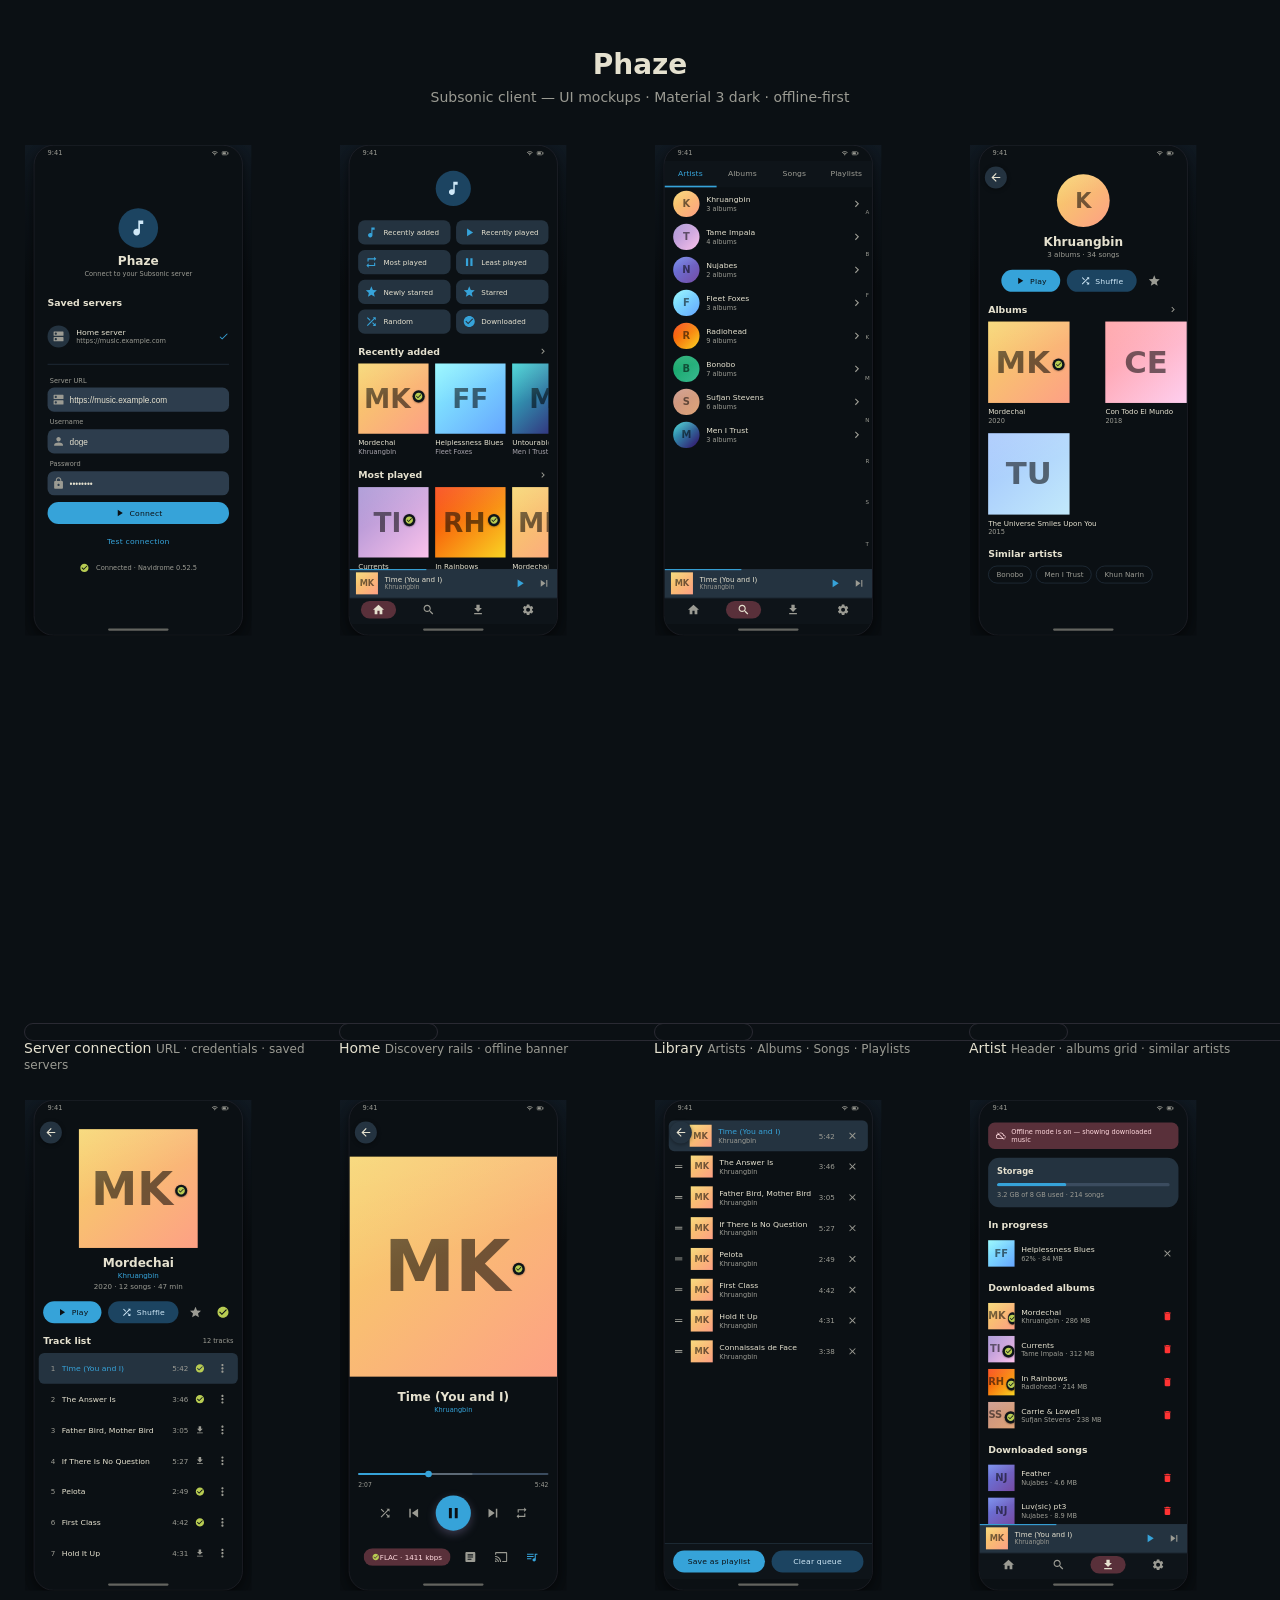
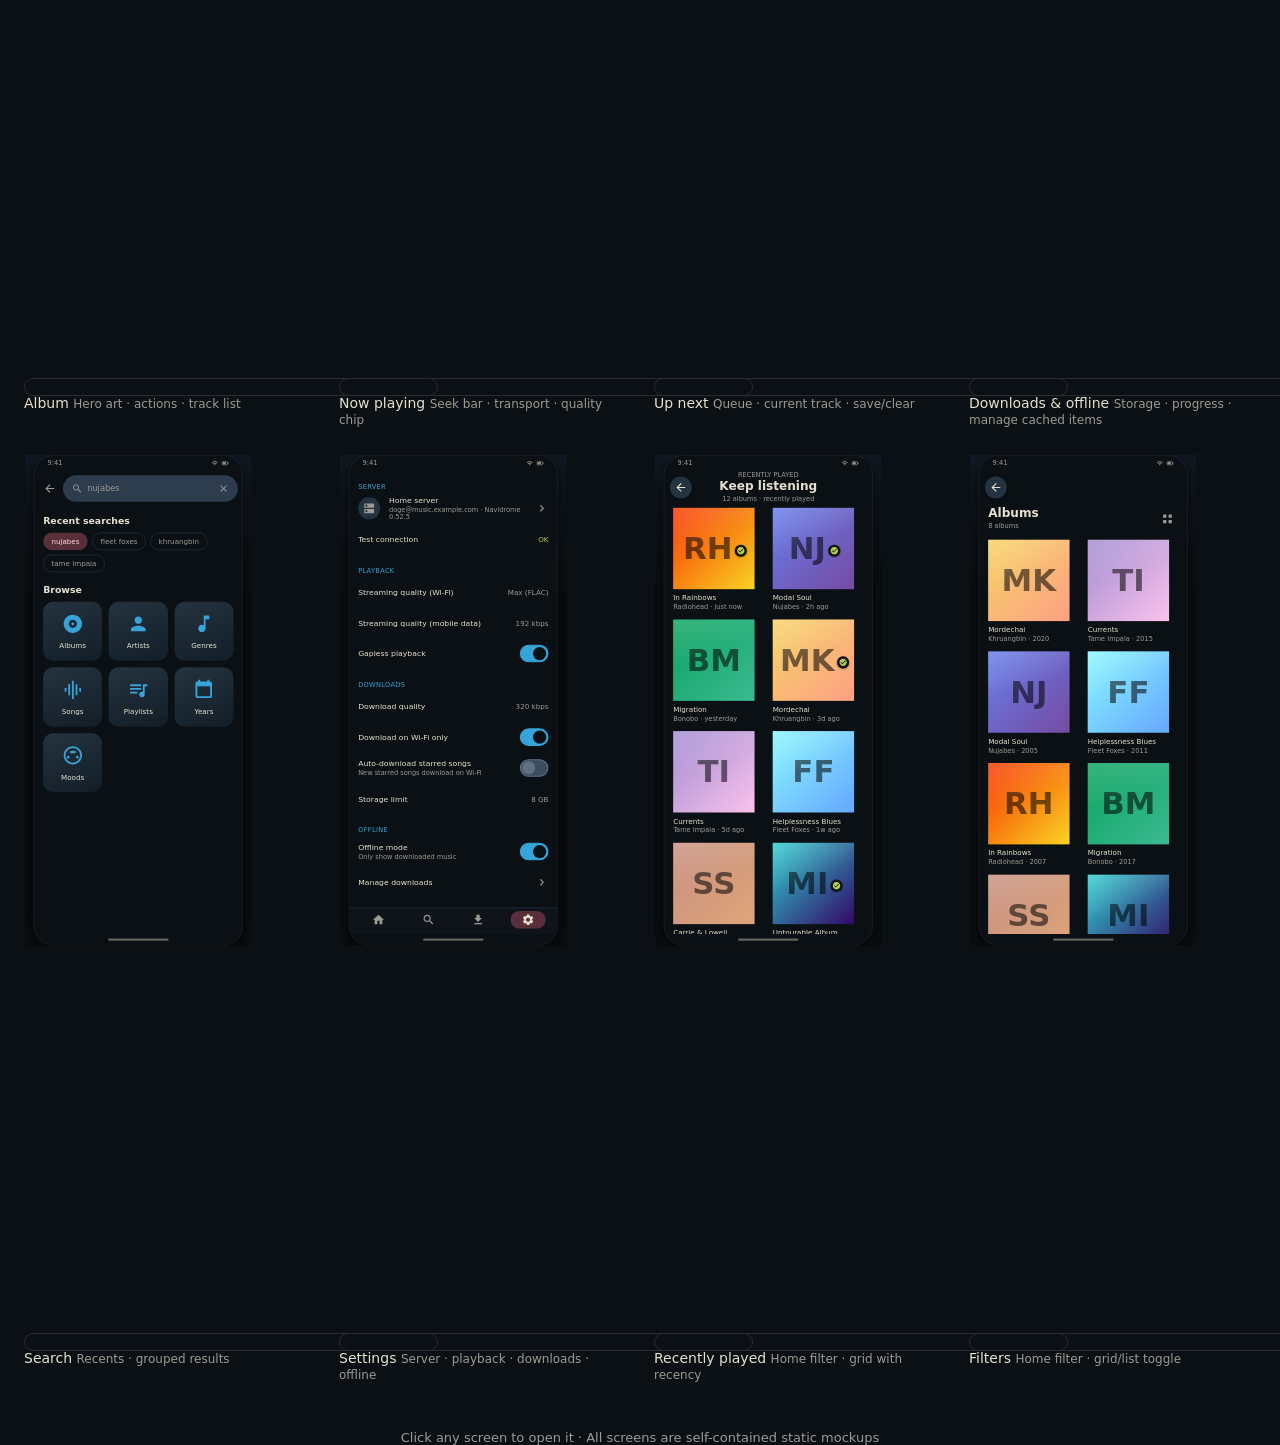
<file: mockups/index.html>
<!doctype html>
<html lang="en">
<head>
<meta charset="utf-8">
<meta name="viewport" content="width=device-width, initial-scale=1">
<title>Phaze — UI Mockups</title>
<link rel="stylesheet" href="assets/app.css">
</head>
<body class="gallery-body">
  <header class="gallery-head">
    <h1>Phaze</h1>
    <p>Subsonic client — UI mockups · Material 3 dark · offline-first</p>
  </header>

  <div class="gallery-grid">
    <a class="gallery-tile" href="screens/setup.html">
      <span class="gallery-frame"><iframe src="screens/setup.html" loading="lazy" title="Server connection"></iframe></span>
      <span class="label">Server connection</span>
      <span class="sub">URL · credentials · saved servers</span>
    </a>
    <a class="gallery-tile" href="screens/home.html">
      <span class="gallery-frame"><iframe src="screens/home.html" loading="lazy" title="Home"></iframe></span>
      <span class="label">Home</span>
      <span class="sub">Discovery rails · offline banner</span>
    </a>
    <a class="gallery-tile" href="screens/library.html">
      <span class="gallery-frame"><iframe src="screens/library.html" loading="lazy" title="Library"></iframe></span>
      <span class="label">Library</span>
      <span class="sub">Artists · Albums · Songs · Playlists</span>
    </a>
    <a class="gallery-tile" href="screens/artist.html">
      <span class="gallery-frame"><iframe src="screens/artist.html" loading="lazy" title="Artist"></iframe></span>
      <span class="label">Artist</span>
      <span class="sub">Header · albums grid · similar artists</span>
    </a>
    <a class="gallery-tile" href="screens/album.html">
      <span class="gallery-frame"><iframe src="screens/album.html" loading="lazy" title="Album"></iframe></span>
      <span class="label">Album</span>
      <span class="sub">Hero art · actions · track list</span>
    </a>
    <a class="gallery-tile" href="screens/player.html">
      <span class="gallery-frame"><iframe src="screens/player.html" loading="lazy" title="Now playing"></iframe></span>
      <span class="label">Now playing</span>
      <span class="sub">Seek bar · transport · quality chip</span>
    </a>
    <a class="gallery-tile" href="screens/queue.html">
      <span class="gallery-frame"><iframe src="screens/queue.html" loading="lazy" title="Up next"></iframe></span>
      <span class="label">Up next</span>
      <span class="sub">Queue · current track · save/clear</span>
    </a>
    <a class="gallery-tile" href="screens/downloads.html">
      <span class="gallery-frame"><iframe src="screens/downloads.html" loading="lazy" title="Downloads"></iframe></span>
      <span class="label">Downloads &amp; offline</span>
      <span class="sub">Storage · progress · manage cached items</span>
    </a>
    <a class="gallery-tile" href="screens/search.html">
      <span class="gallery-frame"><iframe src="screens/search.html" loading="lazy" title="Search"></iframe></span>
      <span class="label">Search</span>
      <span class="sub">Recents · grouped results</span>
    </a>
    <a class="gallery-tile" href="screens/settings.html">
      <span class="gallery-frame"><iframe src="screens/settings.html" loading="lazy" title="Settings"></iframe></span>
      <span class="label">Settings</span>
      <span class="sub">Server · playback · downloads · offline</span>
    </a>
    <a class="gallery-tile" href="screens/recently_played.html">
      <span class="gallery-frame"><iframe src="screens/recently_played.html" loading="lazy" title="Recently played"></iframe></span>
      <span class="label">Recently played</span>
      <span class="sub">Home filter · grid with recency</span>
    </a>
    <a class="gallery-tile" href="screens/filters.html">
      <span class="gallery-frame"><iframe src="screens/filters.html" loading="lazy" title="Filters"></iframe></span>
      <span class="label">Filters</span>
      <span class="sub">Home filter · grid/list toggle</span>
    </a>
  </div>

  <footer class="gallery-foot">
    Click any screen to open it · All screens are self-contained static mockups
  </footer>
</body>
</html>
</file>
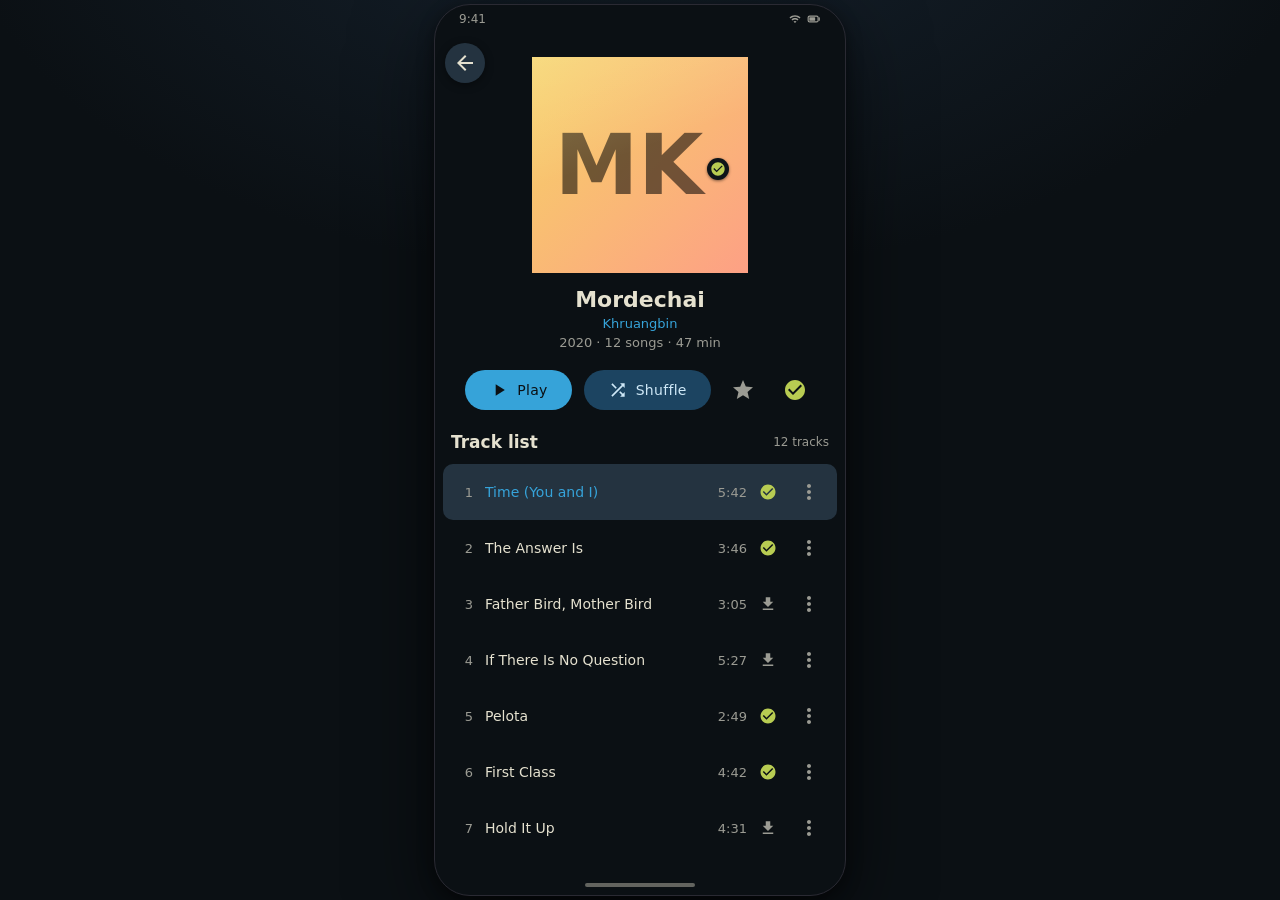
<file: mockups/screens/album.html>
<!doctype html>
<html lang="en">
  <head>
    <meta charset="utf-8" />
    <meta name="viewport" content="width=device-width, initial-scale=1" />
    <title>Phaze — Mordechai</title>
    <link rel="stylesheet" href="../assets/app.css" />
  </head>
  <body class="stage">
    <div class="phone">
      <div class="statusbar">
        <span class="time">9:41</span>
        <span class="status-icons">
          <svg
            class="i12"
            viewBox="0 0 24 24"
            fill="currentColor"
            aria-hidden="true"
          >
            <path
              d="M1 9l2 2c4.97-4.97 13.03-4.97 18 0l2-2C16.93 2.93 7.08 2.93 1 9zm8 8l3 3 3-3c-1.65-1.66-4.34-1.66-6 0zm-4-4l2 2c2.76-2.76 7.24-2.76 10 0l2-2C15.14 9.14 8.87 9.14 5 13z"
            />
          </svg>
          <svg
            class="i14"
            viewBox="0 0 24 24"
            fill="none"
            stroke="currentColor"
            stroke-width="2"
            aria-hidden="true"
          >
            <rect x="2" y="7" width="17" height="10" rx="2.5" />
            <rect
              x="4"
              y="9"
              width="10"
              height="6"
              rx="1"
              fill="currentColor"
              stroke="none"
            />
            <path d="M21 10v4" stroke-linecap="round" />
          </svg>
        </span>
      </div>
      <div class="screen">
        <a class="backfab" href="home.html" aria-label="Back"
          ><svg
            class="i24"
            viewBox="0 0 24 24"
            fill="currentColor"
            aria-hidden="true"
          >
            <path
              d="M20 11H7.83l5.59-5.59L12 4l-8 8 8 8 1.41-1.41L7.83 13H20v-2z"
            /></svg
        ></a>
        <header class="appbar">
          <a class="iconbtn" href="home.html" aria-label="Back">
            <svg
              class="i24"
              viewBox="0 0 24 24"
              fill="currentColor"
              aria-hidden="true"
            >
              <path
                d="M20 11H7.83l5.59-5.59L12 4l-8 8 8 8 1.41-1.41L7.83 13H20v-2z"
              />
            </svg>
          </a>
          <span class="spacer"></span>
          <button class="iconbtn" aria-label="More">
            <svg
              class="i24"
              viewBox="0 0 24 24"
              fill="currentColor"
              aria-hidden="true"
            >
              <path
                d="M12 8c1.1 0 2-.9 2-2s-.9-2-2-2-2 .9-2 2 .9 2 2 2zm0 2c-1.1 0-2 .9-2 2s.9 2 2 2 2-.9 2-2-.9-2-2-2zm0 6c-1.1 0-2 .9-2 2s.9 2 2 2 2-.9 2-2-.9-2-2-2z"
              />
            </svg>
          </button>
        </header>

        <div class="content">
          <div class="hero">
            <div class="art art-hero" style="--g1: #f6d365; --g2: #fda085">
              <span>MK</span>
              <span class="dl-badge"
                ><svg
                  viewBox="0 0 24 24"
                  fill="currentColor"
                  aria-hidden="true"
                >
                  <path
                    d="M12 2C6.48 2 2 6.48 2 12s4.48 10 10 10 10-4.48 10-10S17.52 2 12 2zm-2 15l-5-5 1.41-1.41L10 14.17l7.59-7.59L19 8l-9 9z"
                  /></svg
              ></span>
            </div>
            <div class="name">Mordechai</div>
            <a class="sub" href="artist.html" style="color: var(--primary)"
              >Khruangbin</a
            >
            <div class="sub">2020 · 12 songs · 47 min</div>
          </div>

          <div class="actions">
            <a class="btn btn-filled" href="player.html">
              <svg
                class="i20"
                viewBox="0 0 24 24"
                fill="currentColor"
                aria-hidden="true"
              >
                <path d="M8 5v14l11-7z" />
              </svg>
              Play
            </a>
            <a class="btn btn-tonal" href="player.html">
              <svg
                class="i20"
                viewBox="0 0 24 24"
                fill="currentColor"
                aria-hidden="true"
              >
                <path
                  d="M10.59 9.17L5.41 4 4 5.41l5.17 5.17 1.42-1.41zM14.5 4l2.04 2.04L4 18.59 5.41 20 17.96 7.46 20 9.5V4h-5.5zm.33 9.41l-1.41 1.41 3.13 3.13L14.5 20H20v-5.5l-2.04 2.04-3.13-3.13z"
                />
              </svg>
              Shuffle
            </a>
            <button class="iconbtn" data-star aria-label="Star">
              <svg
                class="i24"
                viewBox="0 0 24 24"
                fill="currentColor"
                aria-hidden="true"
              >
                <path
                  d="M22 9.24l-7.19-.62L12 2 9.19 8.63 2 9.24l5.46 4.73L5.82 21 12 17.27 18.18 21l-1.63-7.03L22 9.24z"
                />
              </svg>
            </button>
            <button class="iconbtn done" aria-label="Downloaded">
              <svg
                class="i24"
                viewBox="0 0 24 24"
                fill="currentColor"
                aria-hidden="true"
              >
                <path
                  d="M12 2C6.48 2 2 6.48 2 12s4.48 10 10 10 10-4.48 10-10S17.52 2 12 2zm-2 15l-5-5 1.41-1.41L10 14.17l7.59-7.59L19 8l-9 9z"
                />
              </svg>
            </button>
          </div>

          <div class="section">
            <h2>Track list</h2>
            <span class="caption">12 tracks</span>
          </div>

          <div class="row hl">
            <span class="idx">1</span>
            <div class="grow"><div class="t">Time (You and I)</div></div>
            <span class="dur">5:42</span>
            <svg
              class="i18 dl-state"
              viewBox="0 0 24 24"
              fill="currentColor"
              aria-hidden="true"
            >
              <path
                d="M12 2C6.48 2 2 6.48 2 12s4.48 10 10 10 10-4.48 10-10S17.52 2 12 2zm-2 15l-5-5 1.41-1.41L10 14.17l7.59-7.59L19 8l-9 9z"
              />
            </svg>
            <button class="iconbtn" aria-label="More">
              <svg
                class="i24"
                viewBox="0 0 24 24"
                fill="currentColor"
                aria-hidden="true"
              >
                <path
                  d="M12 8c1.1 0 2-.9 2-2s-.9-2-2-2-2 .9-2 2 .9 2 2 2zm0 2c-1.1 0-2 .9-2 2s.9 2 2 2 2-.9 2-2-.9-2-2-2zm0 6c-1.1 0-2 .9-2 2s.9 2 2 2 2-.9 2-2-.9-2-2-2z"
                />
              </svg>
            </button>
          </div>
          <div class="row">
            <span class="idx">2</span>
            <div class="grow"><div class="t">The Answer Is</div></div>
            <span class="dur">3:46</span>
            <svg
              class="i18 dl-state"
              viewBox="0 0 24 24"
              fill="currentColor"
              aria-hidden="true"
            >
              <path
                d="M12 2C6.48 2 2 6.48 2 12s4.48 10 10 10 10-4.48 10-10S17.52 2 12 2zm-2 15l-5-5 1.41-1.41L10 14.17l7.59-7.59L19 8l-9 9z"
              />
            </svg>
            <button class="iconbtn" aria-label="More">
              <svg
                class="i24"
                viewBox="0 0 24 24"
                fill="currentColor"
                aria-hidden="true"
              >
                <path
                  d="M12 8c1.1 0 2-.9 2-2s-.9-2-2-2-2 .9-2 2 .9 2 2 2zm0 2c-1.1 0-2 .9-2 2s.9 2 2 2 2-.9 2-2-.9-2-2-2zm0 6c-1.1 0-2 .9-2 2s.9 2 2 2 2-.9 2-2-.9-2-2-2z"
                />
              </svg>
            </button>
          </div>
          <div class="row">
            <span class="idx">3</span>
            <div class="grow">
              <div class="t">Father Bird, Mother Bird</div>
            </div>
            <span class="dur">3:05</span>
            <svg
              class="i18 dl-state pending"
              viewBox="0 0 24 24"
              fill="currentColor"
              aria-hidden="true"
            >
              <path d="M19 9h-4V3H9v6H5l7 7 7-7zM5 18v2h14v-2H5z" />
            </svg>
            <button class="iconbtn" aria-label="More">
              <svg
                class="i24"
                viewBox="0 0 24 24"
                fill="currentColor"
                aria-hidden="true"
              >
                <path
                  d="M12 8c1.1 0 2-.9 2-2s-.9-2-2-2-2 .9-2 2 .9 2 2 2zm0 2c-1.1 0-2 .9-2 2s.9 2 2 2 2-.9 2-2-.9-2-2-2zm0 6c-1.1 0-2 .9-2 2s.9 2 2 2 2-.9 2-2-.9-2-2-2z"
                />
              </svg>
            </button>
          </div>
          <div class="row">
            <span class="idx">4</span>
            <div class="grow"><div class="t">If There Is No Question</div></div>
            <span class="dur">5:27</span>
            <svg
              class="i18 dl-state pending"
              viewBox="0 0 24 24"
              fill="currentColor"
              aria-hidden="true"
            >
              <path d="M19 9h-4V3H9v6H5l7 7 7-7zM5 18v2h14v-2H5z" />
            </svg>
            <button class="iconbtn" aria-label="More">
              <svg
                class="i24"
                viewBox="0 0 24 24"
                fill="currentColor"
                aria-hidden="true"
              >
                <path
                  d="M12 8c1.1 0 2-.9 2-2s-.9-2-2-2-2 .9-2 2 .9 2 2 2zm0 2c-1.1 0-2 .9-2 2s.9 2 2 2 2-.9 2-2-.9-2-2-2zm0 6c-1.1 0-2 .9-2 2s.9 2 2 2 2-.9 2-2-.9-2-2-2z"
                />
              </svg>
            </button>
          </div>
          <div class="row">
            <span class="idx">5</span>
            <div class="grow"><div class="t">Pelota</div></div>
            <span class="dur">2:49</span>
            <svg
              class="i18 dl-state"
              viewBox="0 0 24 24"
              fill="currentColor"
              aria-hidden="true"
            >
              <path
                d="M12 2C6.48 2 2 6.48 2 12s4.48 10 10 10 10-4.48 10-10S17.52 2 12 2zm-2 15l-5-5 1.41-1.41L10 14.17l7.59-7.59L19 8l-9 9z"
              />
            </svg>
            <button class="iconbtn" aria-label="More">
              <svg
                class="i24"
                viewBox="0 0 24 24"
                fill="currentColor"
                aria-hidden="true"
              >
                <path
                  d="M12 8c1.1 0 2-.9 2-2s-.9-2-2-2-2 .9-2 2 .9 2 2 2zm0 2c-1.1 0-2 .9-2 2s.9 2 2 2 2-.9 2-2-.9-2-2-2zm0 6c-1.1 0-2 .9-2 2s.9 2 2 2 2-.9 2-2-.9-2-2-2z"
                />
              </svg>
            </button>
          </div>
          <div class="row">
            <span class="idx">6</span>
            <div class="grow"><div class="t">First Class</div></div>
            <span class="dur">4:42</span>
            <svg
              class="i18 dl-state"
              viewBox="0 0 24 24"
              fill="currentColor"
              aria-hidden="true"
            >
              <path
                d="M12 2C6.48 2 2 6.48 2 12s4.48 10 10 10 10-4.48 10-10S17.52 2 12 2zm-2 15l-5-5 1.41-1.41L10 14.17l7.59-7.59L19 8l-9 9z"
              />
            </svg>
            <button class="iconbtn" aria-label="More">
              <svg
                class="i24"
                viewBox="0 0 24 24"
                fill="currentColor"
                aria-hidden="true"
              >
                <path
                  d="M12 8c1.1 0 2-.9 2-2s-.9-2-2-2-2 .9-2 2 .9 2 2 2zm0 2c-1.1 0-2 .9-2 2s.9 2 2 2 2-.9 2-2-.9-2-2-2zm0 6c-1.1 0-2 .9-2 2s.9 2 2 2 2-.9 2-2-.9-2-2-2z"
                />
              </svg>
            </button>
          </div>
          <div class="row">
            <span class="idx">7</span>
            <div class="grow"><div class="t">Hold It Up</div></div>
            <span class="dur">4:31</span>
            <svg
              class="i18 dl-state pending"
              viewBox="0 0 24 24"
              fill="currentColor"
              aria-hidden="true"
            >
              <path d="M19 9h-4V3H9v6H5l7 7 7-7zM5 18v2h14v-2H5z" />
            </svg>
            <button class="iconbtn" aria-label="More">
              <svg
                class="i24"
                viewBox="0 0 24 24"
                fill="currentColor"
                aria-hidden="true"
              >
                <path
                  d="M12 8c1.1 0 2-.9 2-2s-.9-2-2-2-2 .9-2 2 .9 2 2 2zm0 2c-1.1 0-2 .9-2 2s.9 2 2 2 2-.9 2-2-.9-2-2-2zm0 6c-1.1 0-2 .9-2 2s.9 2 2 2 2-.9 2-2-.9-2-2-2z"
                />
              </svg>
            </button>
          </div>
          <div class="row">
            <span class="idx">8</span>
            <div class="grow"><div class="t">Connaissais de Face</div></div>
            <span class="dur">3:38</span>
            <svg
              class="i18 dl-state pending"
              viewBox="0 0 24 24"
              fill="currentColor"
              aria-hidden="true"
            >
              <path d="M19 9h-4V3H9v6H5l7 7 7-7zM5 18v2h14v-2H5z" />
            </svg>
            <button class="iconbtn" aria-label="More">
              <svg
                class="i24"
                viewBox="0 0 24 24"
                fill="currentColor"
                aria-hidden="true"
              >
                <path
                  d="M12 8c1.1 0 2-.9 2-2s-.9-2-2-2-2 .9-2 2 .9 2 2 2zm0 2c-1.1 0-2 .9-2 2s.9 2 2 2 2-.9 2-2-.9-2-2-2zm0 6c-1.1 0-2 .9-2 2s.9 2 2 2 2-.9 2-2-.9-2-2-2z"
                />
              </svg>
            </button>
          </div>
          <div class="row">
            <span class="idx">9</span>
            <div class="grow"><div class="t">So We Won't Forget</div></div>
            <span class="dur">5:00</span>
            <svg
              class="i18 dl-state pending"
              viewBox="0 0 24 24"
              fill="currentColor"
              aria-hidden="true"
            >
              <path d="M19 9h-4V3H9v6H5l7 7 7-7zM5 18v2h14v-2H5z" />
            </svg>
            <button class="iconbtn" aria-label="More">
              <svg
                class="i24"
                viewBox="0 0 24 24"
                fill="currentColor"
                aria-hidden="true"
              >
                <path
                  d="M12 8c1.1 0 2-.9 2-2s-.9-2-2-2-2 .9-2 2 .9 2 2 2zm0 2c-1.1 0-2 .9-2 2s.9 2 2 2 2-.9 2-2-.9-2-2-2zm0 6c-1.1 0-2 .9-2 2s.9 2 2 2 2-.9 2-2-.9-2-2-2z"
                />
              </svg>
            </button>
          </div>
          <div class="row">
            <span class="idx">10</span>
            <div class="grow"><div class="t">Shida</div></div>
            <span class="dur">4:45</span>
            <svg
              class="i18 dl-state pending"
              viewBox="0 0 24 24"
              fill="currentColor"
              aria-hidden="true"
            >
              <path d="M19 9h-4V3H9v6H5l7 7 7-7zM5 18v2h14v-2H5z" />
            </svg>
            <button class="iconbtn" aria-label="More">
              <svg
                class="i24"
                viewBox="0 0 24 24"
                fill="currentColor"
                aria-hidden="true"
              >
                <path
                  d="M12 8c1.1 0 2-.9 2-2s-.9-2-2-2-2 .9-2 2 .9 2 2 2zm0 2c-1.1 0-2 .9-2 2s.9 2 2 2 2-.9 2-2-.9-2-2-2zm0 6c-1.1 0-2 .9-2 2s.9 2 2 2 2-.9 2-2-.9-2-2-2z"
                />
              </svg>
            </button>
          </div>
          <div class="row">
            <span class="idx">11</span>
            <div class="grow"><div class="t">One to Remember</div></div>
            <span class="dur">4:32</span>
            <svg
              class="i18 dl-state pending"
              viewBox="0 0 24 24"
              fill="currentColor"
              aria-hidden="true"
            >
              <path d="M19 9h-4V3H9v6H5l7 7 7-7zM5 18v2h14v-2H5z" />
            </svg>
            <button class="iconbtn" aria-label="More">
              <svg
                class="i24"
                viewBox="0 0 24 24"
                fill="currentColor"
                aria-hidden="true"
              >
                <path
                  d="M12 8c1.1 0 2-.9 2-2s-.9-2-2-2-2 .9-2 2 .9 2 2 2zm0 2c-1.1 0-2 .9-2 2s.9 2 2 2 2-.9 2-2-.9-2-2-2zm0 6c-1.1 0-2 .9-2 2s.9 2 2 2 2-.9 2-2-.9-2-2-2z"
                />
              </svg>
            </button>
          </div>
          <div class="row">
            <span class="idx">12</span>
            <div class="grow"><div class="t">Strings of Ataron</div></div>
            <span class="dur">3:18</span>
            <svg
              class="i18 dl-state pending"
              viewBox="0 0 24 24"
              fill="currentColor"
              aria-hidden="true"
            >
              <path d="M19 9h-4V3H9v6H5l7 7 7-7zM5 18v2h14v-2H5z" />
            </svg>
            <button class="iconbtn" aria-label="More">
              <svg
                class="i24"
                viewBox="0 0 24 24"
                fill="currentColor"
                aria-hidden="true"
              >
                <path
                  d="M12 8c1.1 0 2-.9 2-2s-.9-2-2-2-2 .9-2 2 .9 2 2 2zm0 2c-1.1 0-2 .9-2 2s.9 2 2 2 2-.9 2-2-.9-2-2-2zm0 6c-1.1 0-2 .9-2 2s.9 2 2 2 2-.9 2-2-.9-2-2-2z"
                />
              </svg>
            </button>
          </div>
        </div>
      </div>
      <div class="gesturebar"><span class="pill"></span></div>
    </div>
    <script src="../assets/app.js"></script>
  </body>
</html>
</file>
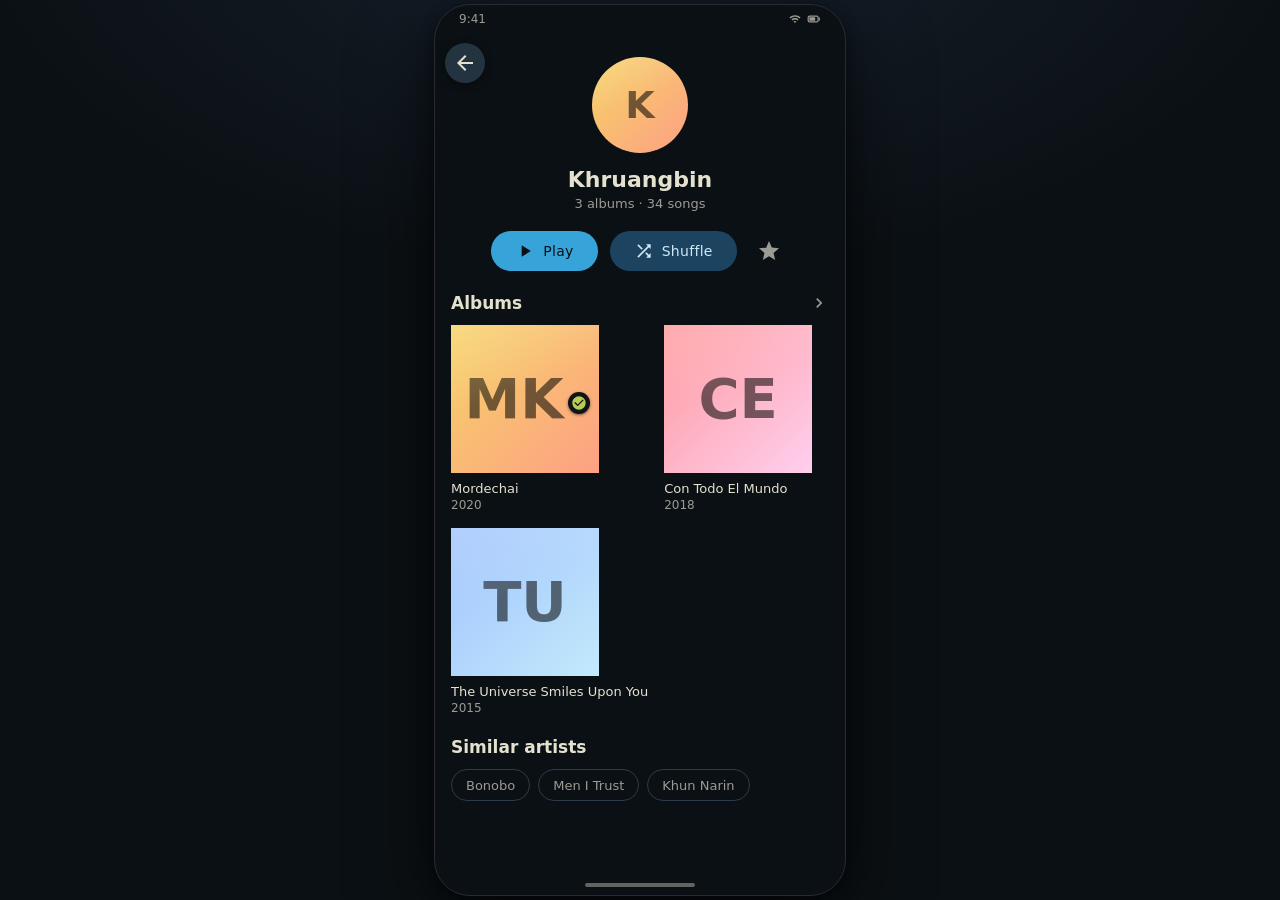
<file: mockups/screens/artist.html>
<!doctype html>
<html lang="en">
<head>
<meta charset="utf-8">
<meta name="viewport" content="width=device-width, initial-scale=1">
<title>Phaze — Khruangbin</title>
<link rel="stylesheet" href="../assets/app.css">
</head>
<body class="stage">
<div class="phone">
  <div class="statusbar">
    <span class="time">9:41</span>
    <span class="status-icons">
      <svg class="i12" viewBox="0 0 24 24" fill="currentColor" aria-hidden="true"><path d="M1 9l2 2c4.97-4.97 13.03-4.97 18 0l2-2C16.93 2.93 7.08 2.93 1 9zm8 8l3 3 3-3c-1.65-1.66-4.34-1.66-6 0zm-4-4l2 2c2.76-2.76 7.24-2.76 10 0l2-2C15.14 9.14 8.87 9.14 5 13z"/></svg>
      <svg class="i14" viewBox="0 0 24 24" fill="none" stroke="currentColor" stroke-width="2" aria-hidden="true"><rect x="2" y="7" width="17" height="10" rx="2.5"/><rect x="4" y="9" width="10" height="6" rx="1" fill="currentColor" stroke="none"/><path d="M21 10v4" stroke-linecap="round"/></svg>
    </span>
  </div>
  <div class="screen">
    <a class="backfab" href="library.html" aria-label="Back"><svg class="i24" viewBox="0 0 24 24" fill="currentColor" aria-hidden="true"><path d="M20 11H7.83l5.59-5.59L12 4l-8 8 8 8 1.41-1.41L7.83 13H20v-2z"/></svg></a>
    <header class="appbar">
      <a class="iconbtn" href="library.html" aria-label="Back">
        <svg class="i24" viewBox="0 0 24 24" fill="currentColor" aria-hidden="true"><path d="M20 11H7.83l5.59-5.59L12 4l-8 8 8 8 1.41-1.41L7.83 13H20v-2z"/></svg>
      </a>
      <span class="spacer"></span>
    </header>

    <div class="content">
      <div class="hero">
        <div class="art art-circle" style="width:96px;height:96px;--g1:#f6d365;--g2:#fda085"><span style="font-size:38px">K</span></div>
        <div class="name">Khruangbin</div>
        <div class="sub">3 albums · 34 songs</div>
      </div>

      <div class="actions">
        <a class="btn btn-filled" href="player.html">
          <svg class="i20" viewBox="0 0 24 24" fill="currentColor" aria-hidden="true"><path d="M8 5v14l11-7z"/></svg>
          Play
        </a>
        <a class="btn btn-tonal" href="player.html">
          <svg class="i20" viewBox="0 0 24 24" fill="currentColor" aria-hidden="true"><path d="M10.59 9.17L5.41 4 4 5.41l5.17 5.17 1.42-1.41zM14.5 4l2.04 2.04L4 18.59 5.41 20 17.96 7.46 20 9.5V4h-5.5zm.33 9.41l-1.41 1.41 3.13 3.13L14.5 20H20v-5.5l-2.04 2.04-3.13-3.13z"/></svg>
          Shuffle
        </a>
        <button class="iconbtn" data-star aria-label="Star">
          <svg class="i24" viewBox="0 0 24 24" fill="currentColor" aria-hidden="true"><path d="M22 9.24l-7.19-.62L12 2 9.19 8.63 2 9.24l5.46 4.73L5.82 21 12 17.27 18.18 21l-1.63-7.03L22 9.24z"/></svg>
        </button>
      </div>

      <a class="section" href="library.html"><h2>Albums</h2><svg class="i20 section-arrow" viewBox="0 0 24 24" fill="currentColor" aria-hidden="true"><path d="M10 6L8.59 7.41 13.17 12l-4.58 4.59L10 18l6-6z"/></svg></a>
      <div class="grid2">
        <a class="card" href="album.html">
          <div class="art art-card" style="--g1:#f6d365;--g2:#fda085"><span>MK</span><span class="dl-badge"><svg viewBox="0 0 24 24" fill="currentColor" aria-hidden="true"><path d="M12 2C6.48 2 2 6.48 2 12s4.48 10 10 10 10-4.48 10-10S17.52 2 12 2zm-2 15l-5-5 1.41-1.41L10 14.17l7.59-7.59L19 8l-9 9z"/></svg></span></div>
          <div class="t">Mordechai</div>
          <div class="s">2020</div>
        </a>
        <a class="card" href="album.html">
          <div class="art art-card" style="--g1:#ff9a9e;--g2:#fecfef"><span>CE</span></div>
          <div class="t">Con Todo El Mundo</div>
          <div class="s">2018</div>
        </a>
        <a class="card" href="album.html">
          <div class="art art-card" style="--g1:#a1c4fd;--g2:#c2e9fb"><span>TU</span></div>
          <div class="t">The Universe Smiles Upon You</div>
          <div class="s">2015</div>
        </a>
      </div>

      <div class="section"><h2>Similar artists</h2></div>
      <div class="chips">
        <a class="chip" href="artist.html">Bonobo</a>
        <a class="chip" href="artist.html">Men I Trust</a>
        <a class="chip" href="artist.html">Khun Narin</a>
      </div>
    </div>
  </div>
  <div class="gesturebar"><span class="pill"></span></div>
</div>
<script src="../assets/app.js"></script>
</body>
</html>
</file>
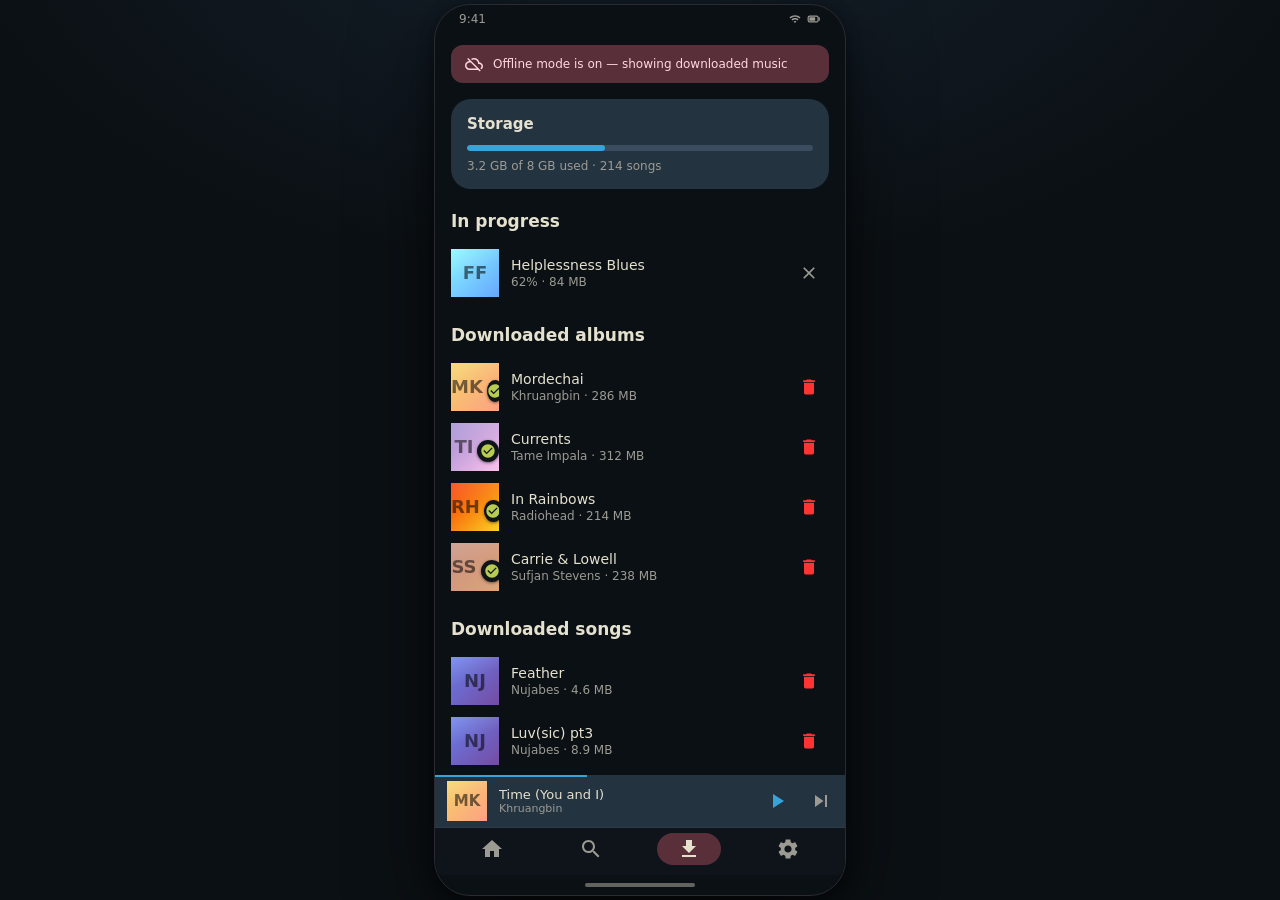
<file: mockups/screens/downloads.html>
<!doctype html>
<html lang="en">
<head>
<meta charset="utf-8">
<meta name="viewport" content="width=device-width, initial-scale=1">
<title>Phaze — Downloads</title>
<link rel="stylesheet" href="../assets/app.css">
</head>
<body class="stage">
<div class="phone">
  <div class="statusbar">
    <span class="time">9:41</span>
    <span class="status-icons">
      <svg class="i12" viewBox="0 0 24 24" fill="currentColor" aria-hidden="true"><path d="M1 9l2 2c4.97-4.97 13.03-4.97 18 0l2-2C16.93 2.93 7.08 2.93 1 9zm8 8l3 3 3-3c-1.65-1.66-4.34-1.66-6 0zm-4-4l2 2c2.76-2.76 7.24-2.76 10 0l2-2C15.14 9.14 8.87 9.14 5 13z"/></svg>
      <svg class="i14" viewBox="0 0 24 24" fill="none" stroke="currentColor" stroke-width="2" aria-hidden="true"><rect x="2" y="7" width="17" height="10" rx="2.5"/><rect x="4" y="9" width="10" height="6" rx="1" fill="currentColor" stroke="none"/><path d="M21 10v4" stroke-linecap="round"/></svg>
    </span>
  </div>
  <div class="screen">
    <header class="appbar">
      <span class="title">Downloads</span>
      <a class="iconbtn" href="search.html" aria-label="Search">
        <svg class="i24" viewBox="0 0 24 24" fill="currentColor" aria-hidden="true"><path d="M15.5 14h-.79l-.28-.27C15.41 12.59 16 11.11 16 9.5 16 5.91 13.09 3 9.5 3S3 5.91 3 9.5 5.91 16 9.5 16c1.61 0 3.09-.59 4.23-1.57l.27.28v.79l5 4.99L20.49 19l-4.99-5zm-6 0C7.01 14 5 11.99 5 9.5S7.01 5 9.5 5 14 7.01 14 9.5 11.99 14 9.5 14z"/></svg>
      </a>
    </header>

    <div class="content">
      <div class="banner">
        <svg class="i18" viewBox="0 0 24 24" fill="currentColor" aria-hidden="true"><path d="M19.35 10.04C18.67 6.59 15.64 4 12 4c-1.48 0-2.85.43-4.01 1.17l1.46 1.46C10.21 6.23 11.08 6 12 6c3.04 0 5.5 2.46 5.5 5.5v.5H19c1.66 0 3 1.34 3 3 0 1.13-.64 2.11-1.56 2.62l1.45 1.45C23.16 18.16 24 16.68 24 15c0-2.64-2.05-4.78-4.65-4.96zM3 5.27l2.75 2.74C2.56 8.15 0 10.77 0 14c0 3.31 2.69 6 6 6h11.73l2 2L21 20.73 4.27 4 3 5.27zM7.73 10l8 8H6c-2.21 0-4-1.79-4-4s1.79-4 4-4h1.73z"/></svg>
        <span>Offline mode is on — showing downloaded music</span>
      </div>

      <div class="storage-card" style="margin-top:16px">
        <h2>Storage</h2>
        <div class="progress"><i style="width:40%"></i></div>
        <div class="caption">3.2 GB of 8 GB used · 214 songs</div>
      </div>

      <div class="section"><h2>In progress</h2></div>
      <div class="row">
        <div class="art art-row" style="--g1:#89f7fe;--g2:#66a6ff">
          <span>FF</span>
          <span class="dl-progress" style="--p:62%"></span>
        </div>
        <div class="grow">
          <div class="t">Helplessness Blues</div>
          <div class="s">62% · 84 MB</div>
        </div>
        <button class="iconbtn" aria-label="Cancel"><svg class="i20" viewBox="0 0 24 24" fill="currentColor" aria-hidden="true"><path d="M19 6.41L17.59 5 12 10.59 6.41 5 5 6.41 10.59 12 5 17.59 6.41 19 12 13.41 17.59 19 19 17.59 13.41 12z"/></svg></button>
      </div>

      <div class="section"><h2>Downloaded albums</h2></div>
      <a class="row" href="album.html">
        <div class="art art-row" style="--g1:#f6d365;--g2:#fda085">
          <span>MK</span>
          <span class="dl-badge"><svg viewBox="0 0 24 24" fill="currentColor" aria-hidden="true"><path d="M12 2C6.48 2 2 6.48 2 12s4.48 10 10 10 10-4.48 10-10S17.52 2 12 2zm-2 15l-5-5 1.41-1.41L10 14.17l7.59-7.59L19 8l-9 9z"/></svg></span>
        </div>
        <div class="grow">
          <div class="t">Mordechai</div>
          <div class="s">Khruangbin · 286 MB</div>
        </div>
        <button class="iconbtn" aria-label="Delete"><svg class="i20" style="color:var(--error)" viewBox="0 0 24 24" fill="currentColor" aria-hidden="true"><path d="M6 19c0 1.1.9 2 2 2h8c1.1 0 2-.9 2-2V7H6v12zM19 4h-3.5l-1-1h-5l-1 1H5v2h14V4z"/></svg></button>
      </a>
      <a class="row" href="album.html">
        <div class="art art-row" style="--g1:#a18cd1;--g2:#fbc2eb">
          <span>TI</span>
          <span class="dl-badge"><svg viewBox="0 0 24 24" fill="currentColor" aria-hidden="true"><path d="M12 2C6.48 2 2 6.48 2 12s4.48 10 10 10 10-4.48 10-10S17.52 2 12 2zm-2 15l-5-5 1.41-1.41L10 14.17l7.59-7.59L19 8l-9 9z"/></svg></span>
        </div>
        <div class="grow">
          <div class="t">Currents</div>
          <div class="s">Tame Impala · 312 MB</div>
        </div>
        <button class="iconbtn" aria-label="Delete"><svg class="i20" style="color:var(--error)" viewBox="0 0 24 24" fill="currentColor" aria-hidden="true"><path d="M6 19c0 1.1.9 2 2 2h8c1.1 0 2-.9 2-2V7H6v12zM19 4h-3.5l-1-1h-5l-1 1H5v2h14V4z"/></svg></button>
      </a>
      <a class="row" href="album.html">
        <div class="art art-row" style="--g1:#f83600;--g2:#f9d423">
          <span>RH</span>
          <span class="dl-badge"><svg viewBox="0 0 24 24" fill="currentColor" aria-hidden="true"><path d="M12 2C6.48 2 2 6.48 2 12s4.48 10 10 10 10-4.48 10-10S17.52 2 12 2zm-2 15l-5-5 1.41-1.41L10 14.17l7.59-7.59L19 8l-9 9z"/></svg></span>
        </div>
        <div class="grow">
          <div class="t">In Rainbows</div>
          <div class="s">Radiohead · 214 MB</div>
        </div>
        <button class="iconbtn" aria-label="Delete"><svg class="i20" style="color:var(--error)" viewBox="0 0 24 24" fill="currentColor" aria-hidden="true"><path d="M6 19c0 1.1.9 2 2 2h8c1.1 0 2-.9 2-2V7H6v12zM19 4h-3.5l-1-1h-5l-1 1H5v2h14V4z"/></svg></button>
      </a>
      <a class="row" href="album.html">
        <div class="art art-row" style="--g1:#c79081;--g2:#dfa579">
          <span>SS</span>
          <span class="dl-badge"><svg viewBox="0 0 24 24" fill="currentColor" aria-hidden="true"><path d="M12 2C6.48 2 2 6.48 2 12s4.48 10 10 10 10-4.48 10-10S17.52 2 12 2zm-2 15l-5-5 1.41-1.41L10 14.17l7.59-7.59L19 8l-9 9z"/></svg></span>
        </div>
        <div class="grow">
          <div class="t">Carrie &amp; Lowell</div>
          <div class="s">Sufjan Stevens · 238 MB</div>
        </div>
        <button class="iconbtn" aria-label="Delete"><svg class="i20" style="color:var(--error)" viewBox="0 0 24 24" fill="currentColor" aria-hidden="true"><path d="M6 19c0 1.1.9 2 2 2h8c1.1 0 2-.9 2-2V7H6v12zM19 4h-3.5l-1-1h-5l-1 1H5v2h14V4z"/></svg></button>
      </a>

      <div class="section"><h2>Downloaded songs</h2></div>
      <div class="row">
        <div class="art art-row" style="--g1:#667eea;--g2:#764ba2"><span>NJ</span></div>
        <div class="grow">
          <div class="t">Feather</div>
          <div class="s">Nujabes · 4.6 MB</div>
        </div>
        <button class="iconbtn" aria-label="Delete"><svg class="i20" style="color:var(--error)" viewBox="0 0 24 24" fill="currentColor" aria-hidden="true"><path d="M6 19c0 1.1.9 2 2 2h8c1.1 0 2-.9 2-2V7H6v12zM19 4h-3.5l-1-1h-5l-1 1H5v2h14V4z"/></svg></button>
      </div>
      <div class="row">
        <div class="art art-row" style="--g1:#667eea;--g2:#764ba2"><span>NJ</span></div>
        <div class="grow">
          <div class="t">Luv(sic) pt3</div>
          <div class="s">Nujabes · 8.9 MB</div>
        </div>
        <button class="iconbtn" aria-label="Delete"><svg class="i20" style="color:var(--error)" viewBox="0 0 24 24" fill="currentColor" aria-hidden="true"><path d="M6 19c0 1.1.9 2 2 2h8c1.1 0 2-.9 2-2V7H6v12zM19 4h-3.5l-1-1h-5l-1 1H5v2h14V4z"/></svg></button>
      </div>
      <div class="row">
        <div class="art art-row" style="--g1:#0ba360;--g2:#3cba92"><span>BM</span></div>
        <div class="grow">
          <div class="t">Kerala</div>
          <div class="s">Bonobo · 6.2 MB</div>
        </div>
        <button class="iconbtn" aria-label="Delete"><svg class="i20" style="color:var(--error)" viewBox="0 0 24 24" fill="currentColor" aria-hidden="true"><path d="M6 19c0 1.1.9 2 2 2h8c1.1 0 2-.9 2-2V7H6v12zM19 4h-3.5l-1-1h-5l-1 1H5v2h14V4z"/></svg></button>
      </div>

      <div class="section"><h2>Settings</h2></div>
      <div class="listrow">
        <div class="grow">
          <div class="t">Auto-download starred songs</div>
          <div class="s">New starred songs download on Wi-Fi</div>
        </div>
        <button class="switch on" role="switch" aria-checked="true" aria-label="Auto-download starred songs"></button>
      </div>
      <div class="listrow">
        <div class="grow">
          <div class="t">Download on Wi-Fi only</div>
        </div>
        <button class="switch on" role="switch" aria-checked="true" aria-label="Download on Wi-Fi only"></button>
      </div>
    </div>

    <a class="miniplayer" href="player.html">
      <span class="hairline"></span>
      <div class="art art-xs" style="--g1:#f6d365;--g2:#fda085"><span>MK</span></div>
      <div class="grow">
        <div class="t">Time (You and I)</div>
        <div class="s">Khruangbin</div>
      </div>
      <button class="iconbtn primary" data-playtoggle aria-label="Play or pause">
        <svg class="i24" viewBox="0 0 24 24" fill="currentColor" aria-hidden="true"><path d="M8 5v14l11-7z"/></svg>
      </button>
      <svg class="i24" style="color:var(--on-surface-variant)" viewBox="0 0 24 24" fill="currentColor" aria-hidden="true"><path d="M6 18l8.5-6L6 6v12zM16 6v12h2V6h-2z"/></svg>
    </a>

    <nav class="bottomnav">
      <a class="nav-item" href="home.html">
        <span class="nav-pill"><svg class="i24" viewBox="0 0 24 24" fill="currentColor" aria-hidden="true"><path d="M10 20v-6h4v6h5v-8h3L12 3 2 12h3v8z"/></svg></span>
        Home
      </a>
      <a class="nav-item" href="search.html">
        <span class="nav-pill"><svg class="i24" viewBox="0 0 24 24" fill="currentColor" aria-hidden="true"><path d="M15.5 14h-.79l-.28-.27C15.41 12.59 16 11.11 16 9.5 16 5.91 13.09 3 9.5 3S3 5.91 3 9.5 5.91 16 9.5 16c1.61 0 3.09-.59 4.23-1.57l.27.28v.79l5 4.99L20.49 19l-4.99-5zm-6 0C7.01 14 5 11.99 5 9.5S7.01 5 9.5 5 14 7.01 14 9.5 11.99 14 9.5 14z"/></svg></span>
        Library
      </a>
      <a class="nav-item active" href="downloads.html">
        <span class="nav-pill"><svg class="i24" viewBox="0 0 24 24" fill="currentColor" aria-hidden="true"><path d="M19 9h-4V3H9v6H5l7 7 7-7zM5 18v2h14v-2H5z"/></svg></span>
        Downloads
      </a>
      <a class="nav-item" href="settings.html">
        <span class="nav-pill"><svg class="i24" viewBox="0 0 24 24" fill="currentColor" aria-hidden="true"><path d="M19.14 12.94c.04-.3.06-.61.06-.94 0-.32-.02-.64-.07-.94l2.03-1.58c.18-.14.23-.41.12-.61l-1.92-3.32c-.12-.22-.37-.29-.59-.22l-2.39.96c-.5-.38-1.03-.7-1.62-.94l-.36-2.54c-.04-.24-.24-.41-.48-.41h-3.84c-.24 0-.43.17-.47.41l-.36 2.54c-.59.24-1.13.57-1.62.94l-2.39-.96c-.22-.08-.47 0-.59.22L2.74 8.87c-.12.21-.08.47.12.61l2.03 1.58c-.05.3-.09.63-.09.94s.02.64.07.94l-2.03 1.58c-.18.14-.23.41-.12.61l1.92 3.32c.12.22.37.29.59.22l2.39-.96c.5.38 1.03.7 1.62.94l.36 2.54c.05.24.24.41.48.41h3.84c.24 0 .44-.17.47-.41l.36-2.54c.59-.24 1.13-.56 1.62-.94l2.39.96c.22.08.47 0 .59-.22l1.92-3.32c.12-.22.07-.47-.12-.61l-2.01-1.58zM12 15.6c-1.98 0-3.6-1.62-3.6-3.6s1.62-3.6 3.6-3.6 3.6 1.62 3.6 3.6-1.62 3.6-3.6 3.6z"/></svg></span>
        Settings
      </a>
    </nav>
  </div>
  <div class="gesturebar"><span class="pill"></span></div>
</div>
<script src="../assets/app.js"></script>
</body>
</html>
</file>
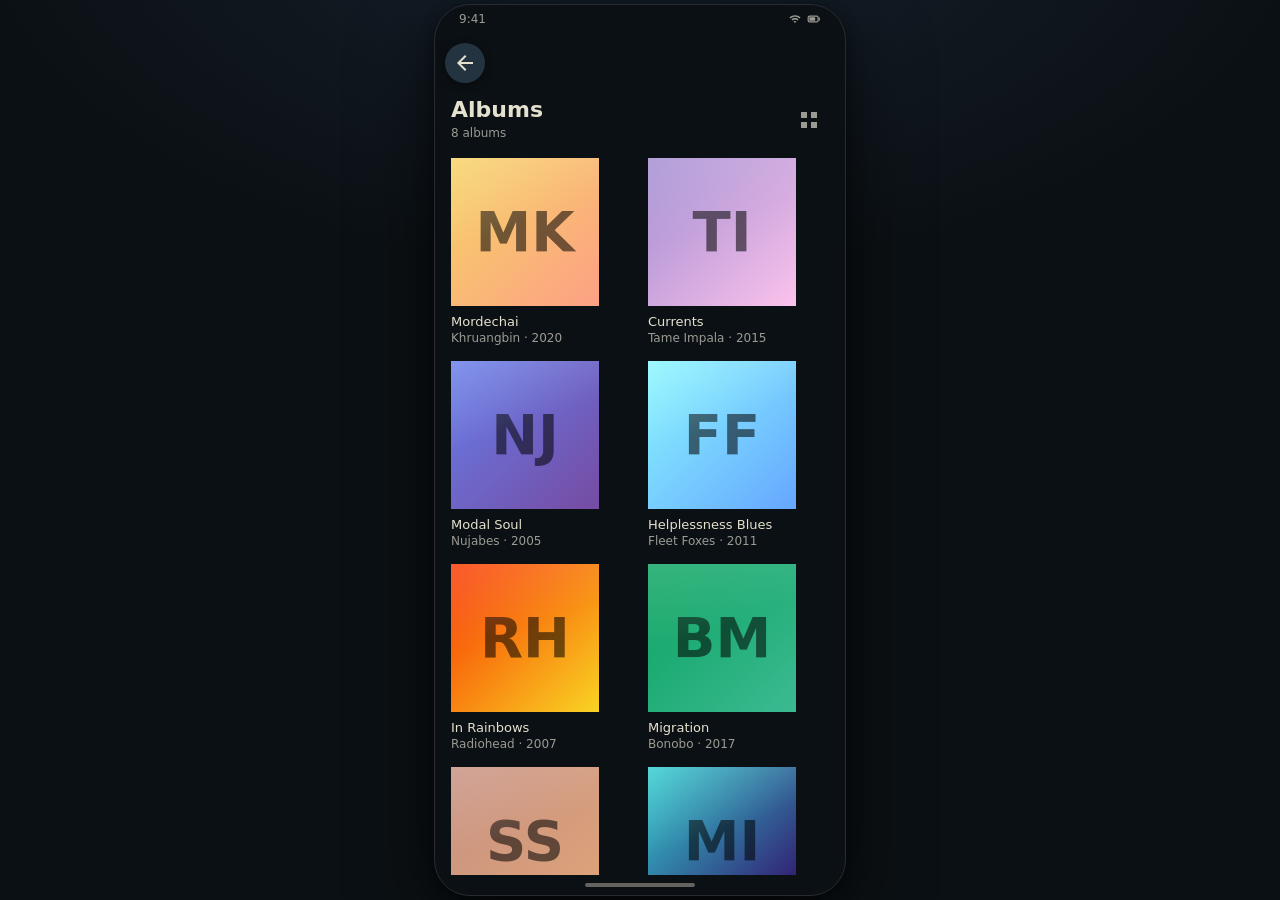
<file: mockups/screens/filters.html>
<!doctype html>
<html lang="en">
<head>
<meta charset="utf-8">
<meta name="viewport" content="width=device-width, initial-scale=1">
<title>Phaze — Browse</title>
<link rel="stylesheet" href="../assets/app.css">
</head>
<body class="stage">
<div class="phone">
  <div class="statusbar">
    <span class="time">9:41</span>
    <span class="status-icons">
      <svg class="i12" viewBox="0 0 24 24" fill="currentColor" aria-hidden="true"><path d="M1 9l2 2c4.97-4.97 13.03-4.97 18 0l2-2C16.93 2.93 7.08 2.93 1 9zm8 8l3 3 3-3c-1.65-1.66-4.34-1.66-6 0zm-4-4l2 2c2.76-2.76 7.24-2.76 10 0l2-2C15.14 9.14 8.87 9.14 5 13z"/></svg>
      <svg class="i14" viewBox="0 0 24 24" fill="none" stroke="currentColor" stroke-width="2" aria-hidden="true"><rect x="2" y="7" width="17" height="10" rx="2.5"/><rect x="4" y="9" width="10" height="6" rx="1" fill="currentColor" stroke="none"/><path d="M21 10v4" stroke-linecap="round"/></svg>
    </span>
  </div>
  <div class="screen">
    <a class="backfab" href="home.html" aria-label="Back">
      <svg class="i24" viewBox="0 0 24 24" fill="currentColor" aria-hidden="true"><path d="M20 11H7.83l5.59-5.59L12 4l-8 8 8 8 1.41-1.41L7.83 13H20v-2z"/></svg>
    </a>

    <div class="content">
      <!-- One shared screen for every Home filter tile, with a grid/list view toggle. -->
      <div style="display:flex; align-items:flex-end; justify-content:space-between; padding-top:64px">
        <div>
          <div class="display">Albums</div>
          <div class="caption" id="count" style="margin-top:4px">8 albums</div>
        </div>
        <button class="iconbtn" id="toggle" aria-label="Toggle view" title="Grid / list view" onclick="toggleView()">
          <span id="iconGrid">
            <svg class="i24" viewBox="0 0 24 24" fill="currentColor" aria-hidden="true"><path d="M4 4h6v6H4V4zm10 0h6v6h-6V4zM4 14h6v6H4v-6zm10 0h6v6h-6v-6z"/></svg>
          </span>
          <span class="hidden" id="iconList">
            <svg class="i24" viewBox="0 0 24 24" fill="currentColor" aria-hidden="true"><path d="M3 13h2v-2H3v2zm0 4h2v-2H3v2zm0-8h2V7H3v2zm4 4h14v-2H7v2zm0 4h14v-2H7v2zM7 7v2h14V7H7z"/></svg>
          </span>
        </button>
      </div>

      <div class="grid2" id="grid" style="margin-top:18px"><!-- cards rendered by script --></div>
      <div class="hidden" id="list" style="margin-top:8px"><!-- rows rendered by script --></div>
    </div>
  </div>
  <div class="gesturebar"><span class="pill"></span></div>
</div>

<script>
  const ALBUMS = [
    { i:'MK', g:'#f6d365,#fda085', t:'Mordechai', a:'Khruangbin', y:2020 },
    { i:'TI', g:'#a18cd1,#fbc2eb', t:'Currents', a:'Tame Impala', y:2015 },
    { i:'NJ', g:'#667eea,#764ba2', t:'Modal Soul', a:'Nujabes', y:2005 },
    { i:'FF', g:'#89f7fe,#66a6ff', t:'Helplessness Blues', a:'Fleet Foxes', y:2011 },
    { i:'RH', g:'#f83600,#f9d423', t:'In Rainbows', a:'Radiohead', y:2007 },
    { i:'BM', g:'#0ba360,#3cba92', t:'Migration', a:'Bonobo', y:2017 },
    { i:'SS', g:'#c79081,#dfa579', t:'Carrie &amp; Lowell', a:'Sufjan Stevens', y:2015 },
    { i:'MI', g:'#30cfd0,#330867', t:'Untourable Album', a:'Men I Trust', y:2021 },
  ];
  const checkSVG = '<svg viewBox="0 0 24 24" fill="currentColor" aria-hidden="true"><path d="M12 2C6.48 2 2 6.48 2 12s4.48 10 10 10 10-4.48 10-10S17.52 2 12 2zm-2 15l-5-5 1.41-1.41L10 14.17l7.59-7.59L19 8l-9 9z"/></svg>';
  const starSVG  = '<svg viewBox="0 0 24 24" fill="currentColor" aria-hidden="true"><path d="M22 9.24l-7.19-.62L12 2 9.19 8.63 2 9.24l5.46 4.73L5.82 21 12 17.27 18.18 21l-1.63-7.03L22 9.24z"/></svg>';

  const grid = document.getElementById('grid');
  const list = document.getElementById('list');

  ALBUMS.forEach(alb => {
    const [g1, g2] = alb.g.split(',');
    // Grid card
    grid.insertAdjacentHTML('beforeend',
      '<a class="card" href="album.html">' +
        `<div class="art art-card" style="--g1:${g1};--g2:${g2}"><span>${alb.i}</span></div>` +
        `<div class="t">${alb.t}</div><div class="s">${alb.a} · ${alb.y}</div></a>`);
    // List row
    list.insertAdjacentHTML('beforeend',
      '<a class="row" href="album.html">' +
        `<div class="art art-row" style="--g1:${g1};--g2:${g2}"><span>${alb.i}</span></div>` +
        `<div class="grow"><div class="t">${alb.t}</div><div class="s">${alb.a} · ${alb.y}</div></div>` +
        `<span class="i18" style="color:var(--tertiary)">${starSVG}</span>` +
      '</a>');
  });

  function toggleView() {
    document.getElementById('grid').classList.toggle('hidden');
    document.getElementById('list').classList.toggle('hidden');
    document.getElementById('iconGrid').classList.toggle('hidden');
    document.getElementById('iconList').classList.toggle('hidden');
  }
</script>
</body>
</html>
</file>
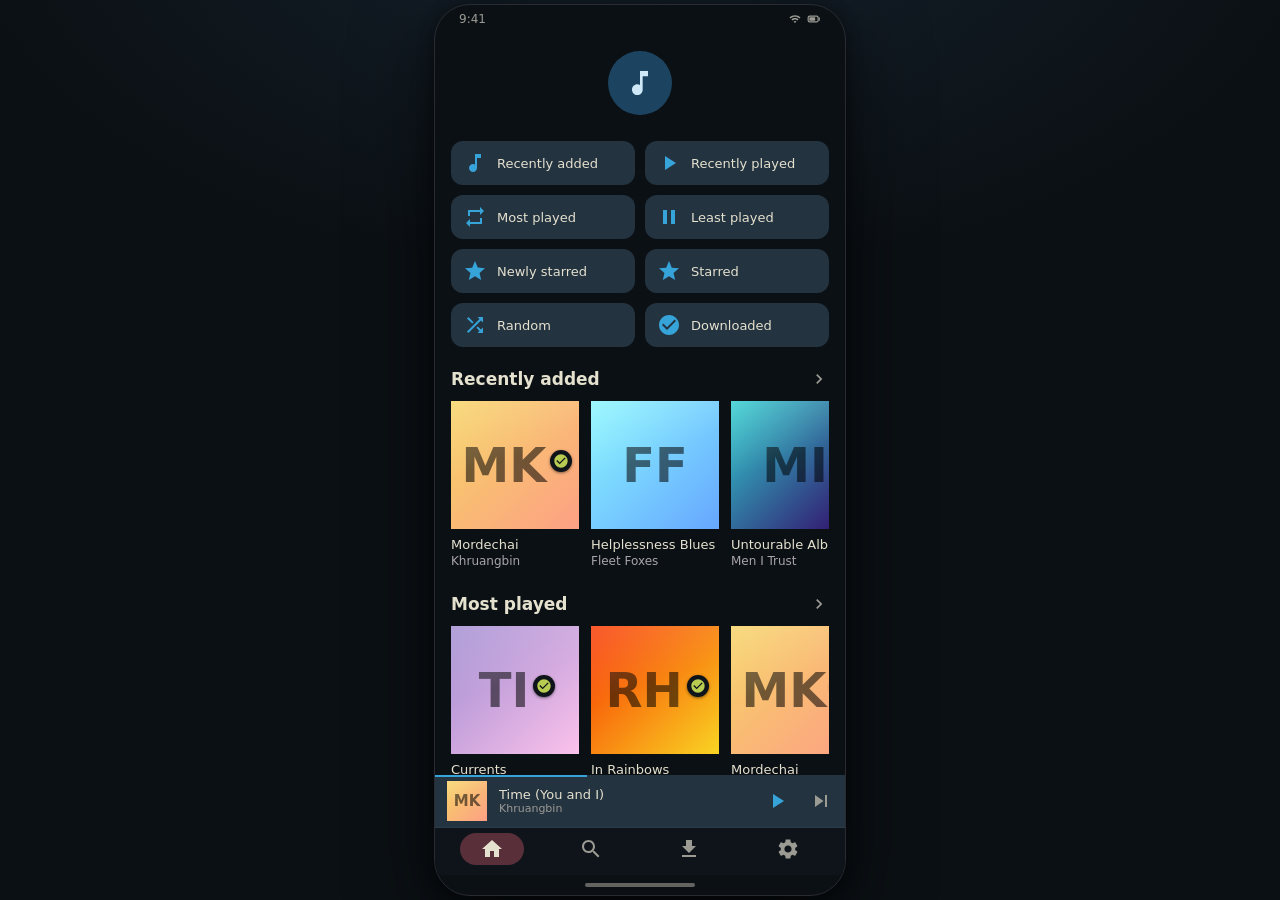
<file: mockups/screens/home.html>
<!doctype html>
<html lang="en">
  <head>
    <meta charset="utf-8" />
    <meta name="viewport" content="width=device-width, initial-scale=1" />
    <title>Phaze — Home</title>
    <link rel="stylesheet" href="../assets/app.css" />
  </head>
  <body class="stage">
    <div class="phone">
      <div class="statusbar">
        <span class="time">9:41</span>
        <span class="status-icons">
          <svg
            class="i12"
            viewBox="0 0 24 24"
            fill="currentColor"
            aria-hidden="true"
          >
            <path
              d="M1 9l2 2c4.97-4.97 13.03-4.97 18 0l2-2C16.93 2.93 7.08 2.93 1 9zm8 8l3 3 3-3c-1.65-1.66-4.34-1.66-6 0zm-4-4l2 2c2.76-2.76 7.24-2.76 10 0l2-2C15.14 9.14 8.87 9.14 5 13z"
            />
          </svg>
          <svg
            class="i14"
            viewBox="0 0 24 24"
            fill="none"
            stroke="currentColor"
            stroke-width="2"
            aria-hidden="true"
          >
            <rect x="2" y="7" width="17" height="10" rx="2.5" />
            <rect
              x="4"
              y="9"
              width="10"
              height="6"
              rx="1"
              fill="currentColor"
              stroke="none"
            />
            <path d="M21 10v4" stroke-linecap="round" />
          </svg>
        </span>
      </div>
      <div class="screen home">
        <header class="appbar compact">
          <!-- <span class="title">Phaze</span> -->
          <button
            class="iconbtn primary"
            aria-label="Offline mode is on"
            title="Offline mode is on"
          >
            <svg
              class="i20"
              viewBox="0 0 24 24"
              fill="currentColor"
              aria-hidden="true"
            >
              <path
                d="M19.35 10.04C18.67 6.59 15.64 4 12 4c-1.48 0-2.85.43-4.01 1.17l1.46 1.46C10.21 6.23 11.08 6 12 6c3.04 0 5.5 2.46 5.5 5.5v.5H19c1.66 0 3 1.34 3 3 0 1.13-.64 2.11-1.56 2.62l1.45 1.45C23.16 18.16 24 16.68 24 15c0-2.64-2.05-4.78-4.65-4.96zM3 5.27l2.75 2.74C2.56 8.15 0 10.77 0 14c0 3.31 2.69 6 6 6h11.73l2 2L21 20.73 4.27 4 3 5.27zM7.73 10l8 8H6c-2.21 0-4-1.79-4-4s1.79-4 4-4h1.73z"
              />
            </svg>
          </button>
          <a class="iconbtn" href="search.html" aria-label="Search">
            <svg
              class="i24"
              viewBox="0 0 24 24"
              fill="currentColor"
              aria-hidden="true"
            >
              <path
                d="M15.5 14h-.79l-.28-.27C15.41 12.59 16 11.11 16 9.5 16 5.91 13.09 3 9.5 3S3 5.91 3 9.5 5.91 16 9.5 16c1.61 0 3.09-.59 4.23-1.57l.27.28v.79l5 4.99L20.49 19l-4.99-5zm-6 0C7.01 14 5 11.99 5 9.5S7.01 5 9.5 5 14 7.01 14 9.5 11.99 14 9.5 14z"
              />
            </svg>
          </a>
        </header>

        <div class="content">
          <div class="home-hero">
            <div class="logo">
              <svg
                class="i32"
                viewBox="0 0 24 24"
                fill="currentColor"
                aria-hidden="true"
              >
                <path
                  d="M12 3v10.55c-.59-.34-1.27-.55-2-.55-2.21 0-4 1.79-4 4s1.79 4 4 4 4-1.79 4-4V7h4V3h-6z"
                />
              </svg>
            </div>
          </div>

          <div class="filtergrid">
            <a class="filter" href="filters.html"><svg class="i24" viewBox="0 0 24 24" fill="currentColor" aria-hidden="true"><path d="M12 3v10.55c-.59-.34-1.27-.55-2-.55-2.21 0-4 1.79-4 4s1.79 4 4 4 4-1.79 4-4V7h4V3h-6z"/></svg><span class="fl">Recently added</span></a>
            <a class="filter" href="filters.html"><svg class="i24" viewBox="0 0 24 24" fill="currentColor" aria-hidden="true"><path d="M8 5v14l11-7z"/></svg><span class="fl">Recently played</span></a>
            <a class="filter" href="filters.html"><svg class="i24" viewBox="0 0 24 24" fill="currentColor" aria-hidden="true"><path d="M7 7h10v3l4-4-4-4v3H5v6h2V7zm10 10H7v-3l-4 4 4 4v-3h12v-6h-2v4z"/></svg><span class="fl">Most played</span></a>
            <a class="filter" href="filters.html"><svg class="i24" viewBox="0 0 24 24" fill="currentColor" aria-hidden="true"><path d="M6 19h4V5H6v14zm8-14v14h4V5h-4z"/></svg><span class="fl">Least played</span></a>
            <a class="filter" href="filters.html"><svg class="i24" viewBox="0 0 24 24" fill="currentColor" aria-hidden="true"><path d="M22 9.24l-7.19-.62L12 2 9.19 8.63 2 9.24l5.46 4.73L5.82 21 12 17.27 18.18 21l-1.63-7.03L22 9.24z"/></svg><span class="fl">Newly starred</span></a>
            <a class="filter" href="filters.html"><svg class="i24" viewBox="0 0 24 24" fill="currentColor" aria-hidden="true"><path d="M12 17.27L18.18 21l-1.64-7.03L22 9.24l-7.19-.61L12 2 9.19 8.63 2 9.24l5.46 4.73L5.82 21z"/></svg><span class="fl">Starred</span></a>
            <a class="filter" href="filters.html"><svg class="i24" viewBox="0 0 24 24" fill="currentColor" aria-hidden="true"><path d="M10.59 9.17L5.41 4 4 5.41l5.17 5.17 1.42-1.41zM14.5 4l2.04 2.04L4 18.59 5.41 20 17.96 7.46 20 9.5V4h-5.5zm.33 9.41l-1.41 1.41 3.13 3.13L14.5 20H20v-5.5l-2.04 2.04-3.13-3.13z"/></svg><span class="fl">Random</span></a>
            <a class="filter" href="filters.html"><svg class="i24" viewBox="0 0 24 24" fill="currentColor" aria-hidden="true"><path d="M12 2C6.48 2 2 6.48 2 12s4.48 10 10 10 10-4.48 10-10S17.52 2 12 2zm-2 15l-5-5 1.41-1.41L10 14.17l7.59-7.59L19 8l-9 9z"/></svg><span class="fl">Downloaded</span></a>
          </div>

          <a class="section" href="library.html">
            <h2>Recently added</h2>
            <svg
              class="i20 section-arrow"
              viewBox="0 0 24 24"
              fill="currentColor"
              aria-hidden="true"
            >
              <path d="M10 6L8.59 7.41 13.17 12l-4.58 4.59L10 18l6-6z" />
            </svg>
          </a>
          <div class="rail">
            <a class="card" href="album.html">
              <div class="art art-card" style="--g1: #f6d365; --g2: #fda085">
                <span>MK</span
                ><span class="dl-badge"
                  ><svg
                    viewBox="0 0 24 24"
                    fill="currentColor"
                    aria-hidden="true"
                  >
                    <path
                      d="M12 2C6.48 2 2 6.48 2 12s4.48 10 10 10 10-4.48 10-10S17.52 2 12 2zm-2 15l-5-5 1.41-1.41L10 14.17l7.59-7.59L19 8l-9 9z"
                    /></svg
                ></span>
              </div>
              <div class="t">Mordechai</div>
              <div class="s">Khruangbin</div>
            </a>
            <a class="card" href="album.html">
              <div class="art art-card" style="--g1: #89f7fe; --g2: #66a6ff">
                <span>FF</span
                ><span class="dl-progress" style="--p: 62%"></span>
              </div>
              <div class="t">Helplessness Blues</div>
              <div class="s">Fleet Foxes</div>
            </a>
            <a class="card" href="album.html">
              <div class="art art-card" style="--g1: #30cfd0; --g2: #330867">
                <span>MI</span>
              </div>
              <div class="t">Untourable Album</div>
              <div class="s">Men I Trust</div>
            </a>
            <a class="card" href="album.html">
              <div class="art art-card" style="--g1: #667eea; --g2: #764ba2">
                <span>NJ</span>
              </div>
              <div class="t">Modal Soul</div>
              <div class="s">Nujabes</div>
            </a>
          </div>

          <a class="section" href="library.html">
            <h2>Most played</h2>
            <svg
              class="i20 section-arrow"
              viewBox="0 0 24 24"
              fill="currentColor"
              aria-hidden="true"
            >
              <path d="M10 6L8.59 7.41 13.17 12l-4.58 4.59L10 18l6-6z" />
            </svg>
          </a>
          <div class="rail">
            <a class="card" href="album.html">
              <div class="art art-card" style="--g1: #a18cd1; --g2: #fbc2eb">
                <span>TI</span
                ><span class="dl-badge"
                  ><svg
                    viewBox="0 0 24 24"
                    fill="currentColor"
                    aria-hidden="true"
                  >
                    <path
                      d="M12 2C6.48 2 2 6.48 2 12s4.48 10 10 10 10-4.48 10-10S17.52 2 12 2zm-2 15l-5-5 1.41-1.41L10 14.17l7.59-7.59L19 8l-9 9z"
                    /></svg
                ></span>
              </div>
              <div class="t">Currents</div>
              <div class="s">Tame Impala</div>
            </a>
            <a class="card" href="album.html">
              <div class="art art-card" style="--g1: #f83600; --g2: #f9d423">
                <span>RH</span
                ><span class="dl-badge"
                  ><svg
                    viewBox="0 0 24 24"
                    fill="currentColor"
                    aria-hidden="true"
                  >
                    <path
                      d="M12 2C6.48 2 2 6.48 2 12s4.48 10 10 10 10-4.48 10-10S17.52 2 12 2zm-2 15l-5-5 1.41-1.41L10 14.17l7.59-7.59L19 8l-9 9z"
                    /></svg
                ></span>
              </div>
              <div class="t">In Rainbows</div>
              <div class="s">Radiohead</div>
            </a>
            <a class="card" href="album.html">
              <div class="art art-card" style="--g1: #f6d365; --g2: #fda085">
                <span>MK</span
                ><span class="dl-badge"
                  ><svg
                    viewBox="0 0 24 24"
                    fill="currentColor"
                    aria-hidden="true"
                  >
                    <path
                      d="M12 2C6.48 2 2 6.48 2 12s4.48 10 10 10 10-4.48 10-10S17.52 2 12 2zm-2 15l-5-5 1.41-1.41L10 14.17l7.59-7.59L19 8l-9 9z"
                    /></svg
                ></span>
              </div>
              <div class="t">Mordechai</div>
              <div class="s">Khruangbin</div>
            </a>
            <a class="card" href="album.html">
              <div class="art art-card" style="--g1: #c79081; --g2: #dfa579">
                <span>SS</span
                ><span class="dl-badge"
                  ><svg
                    viewBox="0 0 24 24"
                    fill="currentColor"
                    aria-hidden="true"
                  >
                    <path
                      d="M12 2C6.48 2 2 6.48 2 12s4.48 10 10 10 10-4.48 10-10S17.52 2 12 2zm-2 15l-5-5 1.41-1.41L10 14.17l7.59-7.59L19 8l-9 9z"
                    /></svg
                ></span>
              </div>
              <div class="t">Carrie &amp; Lowell</div>
              <div class="s">Sufjan Stevens</div>
            </a>
          </div>

          <a class="section" href="library.html">
            <h2>Recently played</h2>
            <svg
              class="i20 section-arrow"
              viewBox="0 0 24 24"
              fill="currentColor"
              aria-hidden="true"
            >
              <path d="M10 6L8.59 7.41 13.17 12l-4.58 4.59L10 18l6-6z" />
            </svg>
          </a>
          <div class="rail">
            <a class="card" href="album.html">
              <div class="art art-card" style="--g1: #f83600; --g2: #f9d423">
                <span>RH</span
                ><span class="dl-badge"
                  ><svg
                    viewBox="0 0 24 24"
                    fill="currentColor"
                    aria-hidden="true"
                  >
                    <path
                      d="M12 2C6.48 2 2 6.48 2 12s4.48 10 10 10 10-4.48 10-10S17.52 2 12 2zm-2 15l-5-5 1.41-1.41L10 14.17l7.59-7.59L19 8l-9 9z"
                    /></svg
                ></span>
              </div>
              <div class="t">In Rainbows</div>
              <div class="s">Radiohead</div>
            </a>
            <a class="card" href="album.html">
              <div class="art art-card" style="--g1: #667eea; --g2: #764ba2">
                <span>NJ</span>
              </div>
              <div class="t">Modal Soul</div>
              <div class="s">Nujabes</div>
            </a>
            <a class="card" href="album.html">
              <div class="art art-card" style="--g1: #0ba360; --g2: #3cba92">
                <span>BM</span>
              </div>
              <div class="t">Migration</div>
              <div class="s">Bonobo</div>
            </a>
            <a class="card" href="album.html">
              <div class="art art-card" style="--g1: #f6d365; --g2: #fda085">
                <span>MK</span
                ><span class="dl-badge"
                  ><svg
                    viewBox="0 0 24 24"
                    fill="currentColor"
                    aria-hidden="true"
                  >
                    <path
                      d="M12 2C6.48 2 2 6.48 2 12s4.48 10 10 10 10-4.48 10-10S17.52 2 12 2zm-2 15l-5-5 1.41-1.41L10 14.17l7.59-7.59L19 8l-9 9z"
                    /></svg
                ></span>
              </div>
              <div class="t">Mordechai</div>
              <div class="s">Khruangbin</div>
            </a>
          </div>

          <a class="section" href="library.html">
            <h2>Random picks</h2>
            <svg
              class="i20 section-arrow"
              viewBox="0 0 24 24"
              fill="currentColor"
              aria-hidden="true"
            >
              <path d="M10 6L8.59 7.41 13.17 12l-4.58 4.59L10 18l6-6z" />
            </svg>
          </a>
          <div class="rail">
            <a class="card" href="album.html">
              <div class="art art-card" style="--g1: #0ba360; --g2: #3cba92">
                <span>BM</span>
              </div>
              <div class="t">Migration</div>
              <div class="s">Bonobo</div>
            </a>
            <a class="card" href="album.html">
              <div class="art art-card" style="--g1: #30cfd0; --g2: #330867">
                <span>MI</span>
              </div>
              <div class="t">Untourable Album</div>
              <div class="s">Men I Trust</div>
            </a>
            <a class="card" href="album.html">
              <div class="art art-card" style="--g1: #a18cd1; --g2: #fbc2eb">
                <span>TI</span
                ><span class="dl-badge"
                  ><svg
                    viewBox="0 0 24 24"
                    fill="currentColor"
                    aria-hidden="true"
                  >
                    <path
                      d="M12 2C6.48 2 2 6.48 2 12s4.48 10 10 10 10-4.48 10-10S17.52 2 12 2zm-2 15l-5-5 1.41-1.41L10 14.17l7.59-7.59L19 8l-9 9z"
                    /></svg
                ></span>
              </div>
              <div class="t">Currents</div>
              <div class="s">Tame Impala</div>
            </a>
            <a class="card" href="album.html">
              <div class="art art-card" style="--g1: #89f7fe; --g2: #66a6ff">
                <span>FF</span
                ><span class="dl-progress" style="--p: 62%"></span>
              </div>
              <div class="t">Helplessness Blues</div>
              <div class="s">Fleet Foxes</div>
            </a>
          </div>
        </div>

        <a class="miniplayer" href="player.html">
          <span class="hairline"></span>
          <div class="art art-xs" style="--g1: #f6d365; --g2: #fda085">
            <span>MK</span>
          </div>
          <div class="grow">
            <div class="t">Time (You and I)</div>
            <div class="s">Khruangbin</div>
          </div>
          <button
            class="iconbtn primary"
            data-playtoggle
            aria-label="Play or pause"
          >
            <svg
              class="i24"
              viewBox="0 0 24 24"
              fill="currentColor"
              aria-hidden="true"
            >
              <path d="M8 5v14l11-7z" />
            </svg>
          </button>
          <svg
            class="i24"
            style="color: var(--on-surface-variant)"
            viewBox="0 0 24 24"
            fill="currentColor"
            aria-hidden="true"
          >
            <path d="M6 18l8.5-6L6 6v12zM16 6v12h2V6h-2z" />
          </svg>
        </a>

        <nav class="bottomnav">
          <a class="nav-item active" href="home.html">
            <span class="nav-pill"
              ><svg
                class="i24"
                viewBox="0 0 24 24"
                fill="currentColor"
                aria-hidden="true"
              >
                <path d="M10 20v-6h4v6h5v-8h3L12 3 2 12h3v8z" /></svg
            ></span>
          </a>
          <a class="nav-item" href="search.html">
            <span class="nav-pill"
              ><svg
                class="i24"
                viewBox="0 0 24 24"
                fill="currentColor"
                aria-hidden="true"
              >
                <path d="M15.5 14h-.79l-.28-.27C15.41 12.59 16 11.11 16 9.5 16 5.91 13.09 3 9.5 3S3 5.91 3 9.5 5.91 16 9.5 16c1.61 0 3.09-.59 4.23-1.57l.27.28v.79l5 4.99L20.49 19l-4.99-5zm-6 0C7.01 14 5 11.99 5 9.5S7.01 5 9.5 5 14 7.01 14 9.5 11.99 14 9.5 14z" /></svg
            ></span>
          </a>
          <a class="nav-item" href="downloads.html">
            <span class="nav-pill"
              ><svg
                class="i24"
                viewBox="0 0 24 24"
                fill="currentColor"
                aria-hidden="true"
              >
                <path d="M19 9h-4V3H9v6H5l7 7 7-7zM5 18v2h14v-2H5z" /></svg
            ></span>
          </a>
          <a class="nav-item" href="settings.html">
            <span class="nav-pill"
              ><svg
                class="i24"
                viewBox="0 0 24 24"
                fill="currentColor"
                aria-hidden="true"
              >
                <path
                  d="M19.14 12.94c.04-.3.06-.61.06-.94 0-.32-.02-.64-.07-.94l2.03-1.58c.18-.14.23-.41.12-.61l-1.92-3.32c-.12-.22-.37-.29-.59-.22l-2.39.96c-.5-.38-1.03-.7-1.62-.94l-.36-2.54c-.04-.24-.24-.41-.48-.41h-3.84c-.24 0-.43.17-.47.41l-.36 2.54c-.59.24-1.13.57-1.62.94l-2.39-.96c-.22-.08-.47 0-.59.22L2.74 8.87c-.12.21-.08.47.12.61l2.03 1.58c-.05.3-.09.63-.09.94s.02.64.07.94l-2.03 1.58c-.18.14-.23.41-.12.61l1.92 3.32c.12.22.37.29.59.22l2.39-.96c.5.38 1.03.7 1.62.94l.36 2.54c.05.24.24.41.48.41h3.84c.24 0 .44-.17.47-.41l.36-2.54c.59-.24 1.13-.56 1.62-.94l2.39.96c.22.08.47 0 .59-.22l1.92-3.32c.12-.22.07-.47-.12-.61l-2.01-1.58zM12 15.6c-1.98 0-3.6-1.62-3.6-3.6s1.62-3.6 3.6-3.6 3.6 1.62 3.6 3.6-1.62 3.6-3.6 3.6z"
                /></svg
            ></span>
          </a>
        </nav>
      </div>
      <div class="gesturebar"><span class="pill"></span></div>
    </div>
    <script src="../assets/app.js"></script>
  </body>
</html>
</file>
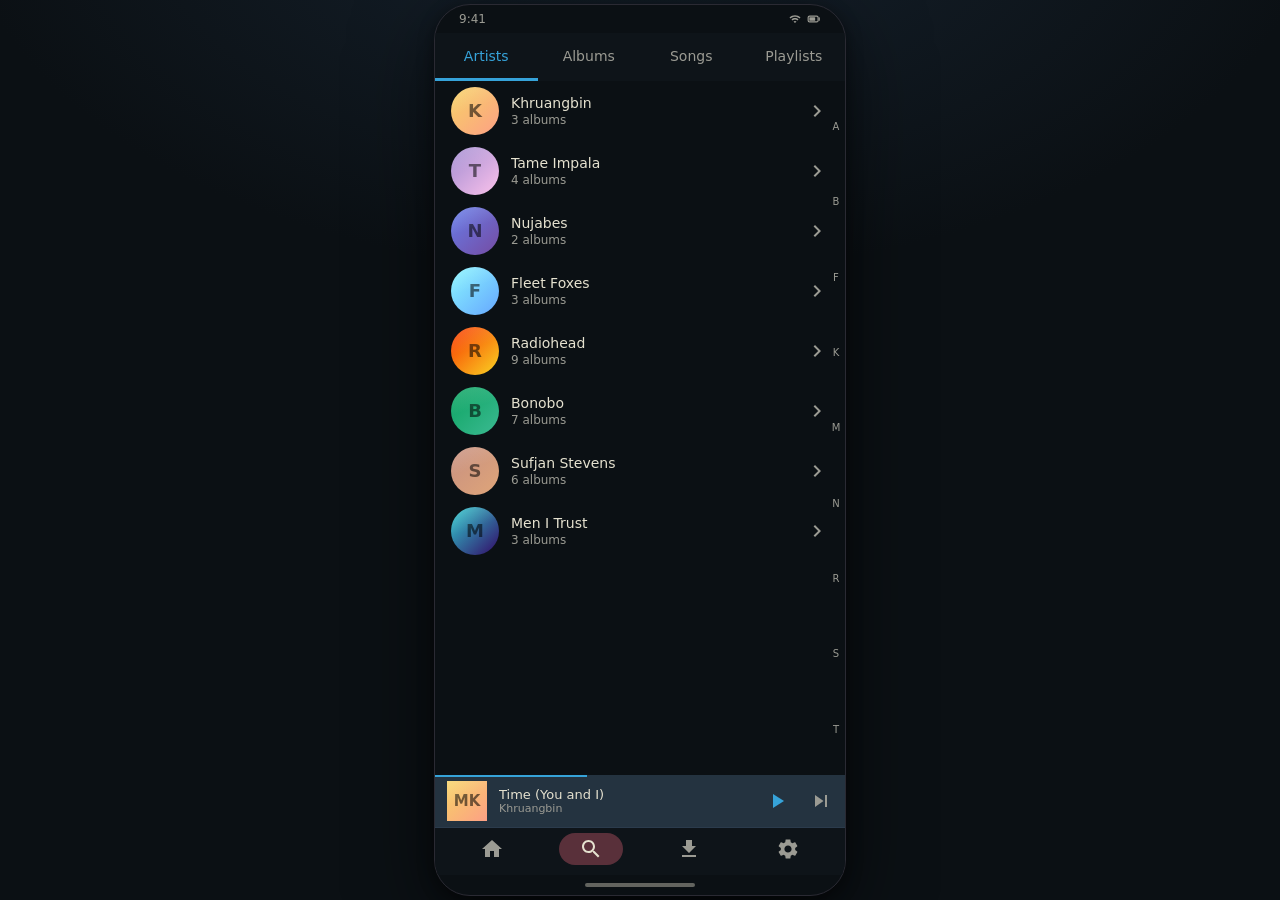
<file: mockups/screens/library.html>
<!doctype html>
<html lang="en">
<head>
<meta charset="utf-8">
<meta name="viewport" content="width=device-width, initial-scale=1">
<title>Phaze — Library</title>
<link rel="stylesheet" href="../assets/app.css">
</head>
<body class="stage">
<div class="phone">
  <div class="statusbar">
    <span class="time">9:41</span>
    <span class="status-icons">
      <svg class="i12" viewBox="0 0 24 24" fill="currentColor" aria-hidden="true"><path d="M1 9l2 2c4.97-4.97 13.03-4.97 18 0l2-2C16.93 2.93 7.08 2.93 1 9zm8 8l3 3 3-3c-1.65-1.66-4.34-1.66-6 0zm-4-4l2 2c2.76-2.76 7.24-2.76 10 0l2-2C15.14 9.14 8.87 9.14 5 13z"/></svg>
      <svg class="i14" viewBox="0 0 24 24" fill="none" stroke="currentColor" stroke-width="2" aria-hidden="true"><rect x="2" y="7" width="17" height="10" rx="2.5"/><rect x="4" y="9" width="10" height="6" rx="1" fill="currentColor" stroke="none"/><path d="M21 10v4" stroke-linecap="round"/></svg>
    </span>
  </div>
  <div class="screen">
    <header class="appbar">
      <span class="title">Library</span>
      <a class="iconbtn" href="search.html" aria-label="Search">
        <svg class="i24" viewBox="0 0 24 24" fill="currentColor" aria-hidden="true"><path d="M15.5 14h-.79l-.28-.27C15.41 12.59 16 11.11 16 9.5 16 5.91 13.09 3 9.5 3S3 5.91 3 9.5 5.91 16 9.5 16c1.61 0 3.09-.59 4.23-1.57l.27.28v.79l5 4.99L20.49 19l-4.99-5zm-6 0C7.01 14 5 11.99 5 9.5S7.01 5 9.5 5 14 7.01 14 9.5 11.99 14 9.5 14z"/></svg>
      </a>
    </header>

    <div class="tabs" data-tabgroup>
      <button class="tab active" data-tab="artists">Artists</button>
      <button class="tab" data-tab="albums">Albums</button>
      <button class="tab" data-tab="songs">Songs</button>
      <button class="tab" data-tab="playlists">Playlists</button>
    </div>

    <div class="content" data-panel="artists">
      <div class="alpha"><span>A</span><span>B</span><span>F</span><span>K</span><span>M</span><span>N</span><span>R</span><span>S</span><span>T</span></div>
      <a class="row" href="artist.html">
        <div class="art art-circle art-row" style="--g1:#f6d365;--g2:#fda085"><span>K</span></div>
        <div class="grow">
          <div class="t">Khruangbin</div>
          <div class="s">3 albums</div>
        </div>
        <svg class="i24" style="color:var(--on-surface-variant)" viewBox="0 0 24 24" fill="currentColor" aria-hidden="true"><path d="M10 6L8.59 7.41 13.17 12l-4.58 4.59L10 18l6-6z"/></svg>
      </a>
      <a class="row" href="artist.html">
        <div class="art art-circle art-row" style="--g1:#a18cd1;--g2:#fbc2eb"><span>T</span></div>
        <div class="grow">
          <div class="t">Tame Impala</div>
          <div class="s">4 albums</div>
        </div>
        <svg class="i24" style="color:var(--on-surface-variant)" viewBox="0 0 24 24" fill="currentColor" aria-hidden="true"><path d="M10 6L8.59 7.41 13.17 12l-4.58 4.59L10 18l6-6z"/></svg>
      </a>
      <a class="row" href="artist.html">
        <div class="art art-circle art-row" style="--g1:#667eea;--g2:#764ba2"><span>N</span></div>
        <div class="grow">
          <div class="t">Nujabes</div>
          <div class="s">2 albums</div>
        </div>
        <svg class="i24" style="color:var(--on-surface-variant)" viewBox="0 0 24 24" fill="currentColor" aria-hidden="true"><path d="M10 6L8.59 7.41 13.17 12l-4.58 4.59L10 18l6-6z"/></svg>
      </a>
      <a class="row" href="artist.html">
        <div class="art art-circle art-row" style="--g1:#89f7fe;--g2:#66a6ff"><span>F</span></div>
        <div class="grow">
          <div class="t">Fleet Foxes</div>
          <div class="s">3 albums</div>
        </div>
        <svg class="i24" style="color:var(--on-surface-variant)" viewBox="0 0 24 24" fill="currentColor" aria-hidden="true"><path d="M10 6L8.59 7.41 13.17 12l-4.58 4.59L10 18l6-6z"/></svg>
      </a>
      <a class="row" href="artist.html">
        <div class="art art-circle art-row" style="--g1:#f83600;--g2:#f9d423"><span>R</span></div>
        <div class="grow">
          <div class="t">Radiohead</div>
          <div class="s">9 albums</div>
        </div>
        <svg class="i24" style="color:var(--on-surface-variant)" viewBox="0 0 24 24" fill="currentColor" aria-hidden="true"><path d="M10 6L8.59 7.41 13.17 12l-4.58 4.59L10 18l6-6z"/></svg>
      </a>
      <a class="row" href="artist.html">
        <div class="art art-circle art-row" style="--g1:#0ba360;--g2:#3cba92"><span>B</span></div>
        <div class="grow">
          <div class="t">Bonobo</div>
          <div class="s">7 albums</div>
        </div>
        <svg class="i24" style="color:var(--on-surface-variant)" viewBox="0 0 24 24" fill="currentColor" aria-hidden="true"><path d="M10 6L8.59 7.41 13.17 12l-4.58 4.59L10 18l6-6z"/></svg>
      </a>
      <a class="row" href="artist.html">
        <div class="art art-circle art-row" style="--g1:#c79081;--g2:#dfa579"><span>S</span></div>
        <div class="grow">
          <div class="t">Sufjan Stevens</div>
          <div class="s">6 albums</div>
        </div>
        <svg class="i24" style="color:var(--on-surface-variant)" viewBox="0 0 24 24" fill="currentColor" aria-hidden="true"><path d="M10 6L8.59 7.41 13.17 12l-4.58 4.59L10 18l6-6z"/></svg>
      </a>
      <a class="row" href="artist.html">
        <div class="art art-circle art-row" style="--g1:#30cfd0;--g2:#330867"><span>M</span></div>
        <div class="grow">
          <div class="t">Men I Trust</div>
          <div class="s">3 albums</div>
        </div>
        <svg class="i24" style="color:var(--on-surface-variant)" viewBox="0 0 24 24" fill="currentColor" aria-hidden="true"><path d="M10 6L8.59 7.41 13.17 12l-4.58 4.59L10 18l6-6z"/></svg>
      </a>
    </div>

    <div class="content hidden" data-panel="albums">
      <!-- tab panels are revealed by app.js; albums/songs/playlists start hidden -->
      <div class="grid2" style="margin-top:16px">
        <a class="card" href="album.html">
          <div class="art art-card" style="--g1:#f6d365;--g2:#fda085"><span>MK</span><span class="dl-badge"><svg viewBox="0 0 24 24" fill="currentColor" aria-hidden="true"><path d="M12 2C6.48 2 2 6.48 2 12s4.48 10 10 10 10-4.48 10-10S17.52 2 12 2zm-2 15l-5-5 1.41-1.41L10 14.17l7.59-7.59L19 8l-9 9z"/></svg></span></div>
          <div class="t">Mordechai</div>
          <div class="s">Khruangbin · 2020</div>
        </a>
        <a class="card" href="album.html">
          <div class="art art-card" style="--g1:#a18cd1;--g2:#fbc2eb"><span>TI</span><span class="dl-badge"><svg viewBox="0 0 24 24" fill="currentColor" aria-hidden="true"><path d="M12 2C6.48 2 2 6.48 2 12s4.48 10 10 10 10-4.48 10-10S17.52 2 12 2zm-2 15l-5-5 1.41-1.41L10 14.17l7.59-7.59L19 8l-9 9z"/></svg></span></div>
          <div class="t">Currents</div>
          <div class="s">Tame Impala · 2015</div>
        </a>
        <a class="card" href="album.html">
          <div class="art art-card" style="--g1:#667eea;--g2:#764ba2"><span>NJ</span></div>
          <div class="t">Modal Soul</div>
          <div class="s">Nujabes · 2005</div>
        </a>
        <a class="card" href="album.html">
          <div class="art art-card" style="--g1:#89f7fe;--g2:#66a6ff"><span>FF</span><span class="dl-progress" style="--p:62%"></span></div>
          <div class="t">Helplessness Blues</div>
          <div class="s">Fleet Foxes · 2011</div>
        </a>
        <a class="card" href="album.html">
          <div class="art art-card" style="--g1:#f83600;--g2:#f9d423"><span>RH</span><span class="dl-badge"><svg viewBox="0 0 24 24" fill="currentColor" aria-hidden="true"><path d="M12 2C6.48 2 2 6.48 2 12s4.48 10 10 10 10-4.48 10-10S17.52 2 12 2zm-2 15l-5-5 1.41-1.41L10 14.17l7.59-7.59L19 8l-9 9z"/></svg></span></div>
          <div class="t">In Rainbows</div>
          <div class="s">Radiohead · 2007</div>
        </a>
        <a class="card" href="album.html">
          <div class="art art-card" style="--g1:#0ba360;--g2:#3cba92"><span>BM</span></div>
          <div class="t">Migration</div>
          <div class="s">Bonobo · 2017</div>
        </a>
        <a class="card" href="album.html">
          <div class="art art-card" style="--g1:#c79081;--g2:#dfa579"><span>SS</span><span class="dl-badge"><svg viewBox="0 0 24 24" fill="currentColor" aria-hidden="true"><path d="M12 2C6.48 2 2 6.48 2 12s4.48 10 10 10 10-4.48 10-10S17.52 2 12 2zm-2 15l-5-5 1.41-1.41L10 14.17l7.59-7.59L19 8l-9 9z"/></svg></span></div>
          <div class="t">Carrie &amp; Lowell</div>
          <div class="s">Sufjan Stevens · 2015</div>
        </a>
        <a class="card" href="album.html">
          <div class="art art-card" style="--g1:#30cfd0;--g2:#330867"><span>MI</span></div>
          <div class="t">Untourable Album</div>
          <div class="s">Men I Trust · 2021</div>
        </a>
      </div>
    </div>

    <div class="content hidden" data-panel="songs">
      <div style="margin-top:8px">
        <div class="row">
          <span class="idx">1</span>
          <div class="art art-xs" style="--g1:#f6d365;--g2:#fda085"><span>MK</span></div>
          <div class="grow">
            <div class="t">Time (You and I)</div>
            <div class="s">Khruangbin</div>
          </div>
          <span class="dur">5:42</span>
          <svg class="i18 dl-state" viewBox="0 0 24 24" fill="currentColor" aria-hidden="true"><path d="M12 2C6.48 2 2 6.48 2 12s4.48 10 10 10 10-4.48 10-10S17.52 2 12 2zm-2 15l-5-5 1.41-1.41L10 14.17l7.59-7.59L19 8l-9 9z"/></svg>
          <button class="iconbtn" aria-label="More"><svg class="i24" viewBox="0 0 24 24" fill="currentColor" aria-hidden="true"><path d="M12 8c1.1 0 2-.9 2-2s-.9-2-2-2-2 .9-2 2 .9 2 2 2zm0 2c-1.1 0-2 .9-2 2s.9 2 2 2 2-.9 2-2-.9-2-2-2zm0 6c-1.1 0-2 .9-2 2s.9 2 2 2 2-.9 2-2-.9-2-2-2z"/></svg></button>
        </div>
        <div class="row">
          <span class="idx">2</span>
          <div class="art art-xs" style="--g1:#f6d365;--g2:#fda085"><span>MK</span></div>
          <div class="grow">
            <div class="t">The Answer Is</div>
            <div class="s">Khruangbin</div>
          </div>
          <span class="dur">3:46</span>
          <svg class="i18 dl-state" viewBox="0 0 24 24" fill="currentColor" aria-hidden="true"><path d="M12 2C6.48 2 2 6.48 2 12s4.48 10 10 10 10-4.48 10-10S17.52 2 12 2zm-2 15l-5-5 1.41-1.41L10 14.17l7.59-7.59L19 8l-9 9z"/></svg>
          <button class="iconbtn" aria-label="More"><svg class="i24" viewBox="0 0 24 24" fill="currentColor" aria-hidden="true"><path d="M12 8c1.1 0 2-.9 2-2s-.9-2-2-2-2 .9-2 2 .9 2 2 2zm0 2c-1.1 0-2 .9-2 2s.9 2 2 2 2-.9 2-2-.9-2-2-2zm0 6c-1.1 0-2 .9-2 2s.9 2 2 2 2-.9 2-2-.9-2-2-2z"/></svg></button>
        </div>
        <div class="row">
          <span class="idx">3</span>
          <div class="art art-xs" style="--g1:#f6d365;--g2:#fda085"><span>MK</span></div>
          <div class="grow">
            <div class="t">Father Bird, Mother Bird</div>
            <div class="s">Khruangbin</div>
          </div>
          <span class="dur">3:05</span>
          <svg class="i18 dl-state pending" viewBox="0 0 24 24" fill="currentColor" aria-hidden="true"><path d="M19 9h-4V3H9v6H5l7 7 7-7zM5 18v2h14v-2H5z"/></svg>
          <button class="iconbtn" aria-label="More"><svg class="i24" viewBox="0 0 24 24" fill="currentColor" aria-hidden="true"><path d="M12 8c1.1 0 2-.9 2-2s-.9-2-2-2-2 .9-2 2 .9 2 2 2zm0 2c-1.1 0-2 .9-2 2s.9 2 2 2 2-.9 2-2-.9-2-2-2zm0 6c-1.1 0-2 .9-2 2s.9 2 2 2 2-.9 2-2-.9-2-2-2z"/></svg></button>
        </div>
        <div class="row">
          <span class="idx">4</span>
          <div class="art art-xs" style="--g1:#f6d365;--g2:#fda085"><span>MK</span></div>
          <div class="grow">
            <div class="t">If There Is No Question</div>
            <div class="s">Khruangbin</div>
          </div>
          <span class="dur">5:27</span>
          <svg class="i18 dl-state pending" viewBox="0 0 24 24" fill="currentColor" aria-hidden="true"><path d="M19 9h-4V3H9v6H5l7 7 7-7zM5 18v2h14v-2H5z"/></svg>
          <button class="iconbtn" aria-label="More"><svg class="i24" viewBox="0 0 24 24" fill="currentColor" aria-hidden="true"><path d="M12 8c1.1 0 2-.9 2-2s-.9-2-2-2-2 .9-2 2 .9 2 2 2zm0 2c-1.1 0-2 .9-2 2s.9 2 2 2 2-.9 2-2-.9-2-2-2zm0 6c-1.1 0-2 .9-2 2s.9 2 2 2 2-.9 2-2-.9-2-2-2z"/></svg></button>
        </div>
        <div class="row">
          <span class="idx">5</span>
          <div class="art art-xs" style="--g1:#f6d365;--g2:#fda085"><span>MK</span></div>
          <div class="grow">
            <div class="t">Pelota</div>
            <div class="s">Khruangbin</div>
          </div>
          <span class="dur">2:49</span>
          <svg class="i18 dl-state" viewBox="0 0 24 24" fill="currentColor" aria-hidden="true"><path d="M12 2C6.48 2 2 6.48 2 12s4.48 10 10 10 10-4.48 10-10S17.52 2 12 2zm-2 15l-5-5 1.41-1.41L10 14.17l7.59-7.59L19 8l-9 9z"/></svg>
          <button class="iconbtn" aria-label="More"><svg class="i24" viewBox="0 0 24 24" fill="currentColor" aria-hidden="true"><path d="M12 8c1.1 0 2-.9 2-2s-.9-2-2-2-2 .9-2 2 .9 2 2 2zm0 2c-1.1 0-2 .9-2 2s.9 2 2 2 2-.9 2-2-.9-2-2-2zm0 6c-1.1 0-2 .9-2 2s.9 2 2 2 2-.9 2-2-.9-2-2-2z"/></svg></button>
        </div>
        <div class="row">
          <span class="idx">6</span>
          <div class="art art-xs" style="--g1:#f6d365;--g2:#fda085"><span>MK</span></div>
          <div class="grow">
            <div class="t">First Class</div>
            <div class="s">Khruangbin</div>
          </div>
          <span class="dur">4:42</span>
          <svg class="i18 dl-state" viewBox="0 0 24 24" fill="currentColor" aria-hidden="true"><path d="M12 2C6.48 2 2 6.48 2 12s4.48 10 10 10 10-4.48 10-10S17.52 2 12 2zm-2 15l-5-5 1.41-1.41L10 14.17l7.59-7.59L19 8l-9 9z"/></svg>
          <button class="iconbtn" aria-label="More"><svg class="i24" viewBox="0 0 24 24" fill="currentColor" aria-hidden="true"><path d="M12 8c1.1 0 2-.9 2-2s-.9-2-2-2-2 .9-2 2 .9 2 2 2zm0 2c-1.1 0-2 .9-2 2s.9 2 2 2 2-.9 2-2-.9-2-2-2zm0 6c-1.1 0-2 .9-2 2s.9 2 2 2 2-.9 2-2-.9-2-2-2z"/></svg></button>
        </div>
        <div class="row">
          <span class="idx">7</span>
          <div class="art art-xs" style="--g1:#f6d365;--g2:#fda085"><span>MK</span></div>
          <div class="grow">
            <div class="t">Hold It Up</div>
            <div class="s">Khruangbin</div>
          </div>
          <span class="dur">4:31</span>
          <svg class="i18 dl-state pending" viewBox="0 0 24 24" fill="currentColor" aria-hidden="true"><path d="M19 9h-4V3H9v6H5l7 7 7-7zM5 18v2h14v-2H5z"/></svg>
          <button class="iconbtn" aria-label="More"><svg class="i24" viewBox="0 0 24 24" fill="currentColor" aria-hidden="true"><path d="M12 8c1.1 0 2-.9 2-2s-.9-2-2-2-2 .9-2 2 .9 2 2 2zm0 2c-1.1 0-2 .9-2 2s.9 2 2 2 2-.9 2-2-.9-2-2-2zm0 6c-1.1 0-2 .9-2 2s.9 2 2 2 2-.9 2-2-.9-2-2-2z"/></svg></button>
        </div>
        <div class="row">
          <span class="idx">8</span>
          <div class="art art-xs" style="--g1:#f6d365;--g2:#fda085"><span>MK</span></div>
          <div class="grow">
            <div class="t">Connaissais de Face</div>
            <div class="s">Khruangbin</div>
          </div>
          <span class="dur">3:38</span>
          <svg class="i18 dl-state pending" viewBox="0 0 24 24" fill="currentColor" aria-hidden="true"><path d="M19 9h-4V3H9v6H5l7 7 7-7zM5 18v2h14v-2H5z"/></svg>
          <button class="iconbtn" aria-label="More"><svg class="i24" viewBox="0 0 24 24" fill="currentColor" aria-hidden="true"><path d="M12 8c1.1 0 2-.9 2-2s-.9-2-2-2-2 .9-2 2 .9 2 2 2zm0 2c-1.1 0-2 .9-2 2s.9 2 2 2 2-.9 2-2-.9-2-2-2zm0 6c-1.1 0-2 .9-2 2s.9 2 2 2 2-.9 2-2-.9-2-2-2z"/></svg></button>
        </div>
      </div>
    </div>

    <div class="content hidden" data-panel="playlists">
      <div style="margin-top:8px">
        <a class="row" href="queue.html">
          <div class="lead sq">
            <svg class="i24" viewBox="0 0 24 24" fill="currentColor" aria-hidden="true"><path d="M15 6H3v2h12V6zm0 4H3v2h12v-2zM3 16h8v-2H3v2zM17 6v8.18c-.31-.11-.65-.18-1-.18-1.66 0-3 1.34-3 3s1.34 3 3 3 3-1.34 3-3V8h3V6h-5z"/></svg>
          </div>
          <div class="grow">
            <div class="t">Evening Drive</div>
            <div class="s">42 songs</div>
          </div>
          <svg class="i24" style="color:var(--on-surface-variant)" viewBox="0 0 24 24" fill="currentColor" aria-hidden="true"><path d="M10 6L8.59 7.41 13.17 12l-4.58 4.59L10 18l6-6z"/></svg>
        </a>
        <a class="row" href="queue.html">
          <div class="lead sq">
            <svg class="i24" viewBox="0 0 24 24" fill="currentColor" aria-hidden="true"><path d="M15 6H3v2h12V6zm0 4H3v2h12v-2zM3 16h8v-2H3v2zM17 6v8.18c-.31-.11-.65-.18-1-.18-1.66 0-3 1.34-3 3s1.34 3 3 3 3-1.34 3-3V8h3V6h-5z"/></svg>
          </div>
          <div class="grow">
            <div class="t">Focus</div>
            <div class="s">28 songs</div>
          </div>
          <svg class="i24" style="color:var(--on-surface-variant)" viewBox="0 0 24 24" fill="currentColor" aria-hidden="true"><path d="M10 6L8.59 7.41 13.17 12l-4.58 4.59L10 18l6-6z"/></svg>
        </a>
        <a class="row" href="queue.html">
          <div class="lead sq">
            <svg class="i24" viewBox="0 0 24 24" fill="currentColor" aria-hidden="true"><path d="M15 6H3v2h12V6zm0 4H3v2h12v-2zM3 16h8v-2H3v2zM17 6v8.18c-.31-.11-.65-.18-1-.18-1.66 0-3 1.34-3 3s1.34 3 3 3 3-1.34 3-3V8h3V6h-5z"/></svg>
          </div>
          <div class="grow">
            <div class="t">Workout</div>
            <div class="s">17 songs</div>
          </div>
          <svg class="i24" style="color:var(--on-surface-variant)" viewBox="0 0 24 24" fill="currentColor" aria-hidden="true"><path d="M10 6L8.59 7.41 13.17 12l-4.58 4.59L10 18l6-6z"/></svg>
        </a>
      </div>
    </div>

    <a class="miniplayer" href="player.html">
      <span class="hairline"></span>
      <div class="art art-xs" style="--g1:#f6d365;--g2:#fda085"><span>MK</span></div>
      <div class="grow">
        <div class="t">Time (You and I)</div>
        <div class="s">Khruangbin</div>
      </div>
      <button class="iconbtn primary" data-playtoggle aria-label="Play or pause">
        <svg class="i24" viewBox="0 0 24 24" fill="currentColor" aria-hidden="true"><path d="M8 5v14l11-7z"/></svg>
      </button>
      <svg class="i24" style="color:var(--on-surface-variant)" viewBox="0 0 24 24" fill="currentColor" aria-hidden="true"><path d="M6 18l8.5-6L6 6v12zM16 6v12h2V6h-2z"/></svg>
    </a>

    <nav class="bottomnav">
      <a class="nav-item" href="home.html">
        <span class="nav-pill"><svg class="i24" viewBox="0 0 24 24" fill="currentColor" aria-hidden="true"><path d="M10 20v-6h4v6h5v-8h3L12 3 2 12h3v8z"/></svg></span>
        Home
      </a>
      <a class="nav-item active" href="search.html">
        <span class="nav-pill"><svg class="i24" viewBox="0 0 24 24" fill="currentColor" aria-hidden="true"><path d="M15.5 14h-.79l-.28-.27C15.41 12.59 16 11.11 16 9.5 16 5.91 13.09 3 9.5 3S3 5.91 3 9.5 5.91 16 9.5 16c1.61 0 3.09-.59 4.23-1.57l.27.28v.79l5 4.99L20.49 19l-4.99-5zm-6 0C7.01 14 5 11.99 5 9.5S7.01 5 9.5 5 14 7.01 14 9.5 11.99 14 9.5 14z"/></svg></span>
        Library
      </a>
      <a class="nav-item" href="downloads.html">
        <span class="nav-pill"><svg class="i24" viewBox="0 0 24 24" fill="currentColor" aria-hidden="true"><path d="M19 9h-4V3H9v6H5l7 7 7-7zM5 18v2h14v-2H5z"/></svg></span>
        Downloads
      </a>
      <a class="nav-item" href="settings.html">
        <span class="nav-pill"><svg class="i24" viewBox="0 0 24 24" fill="currentColor" aria-hidden="true"><path d="M19.14 12.94c.04-.3.06-.61.06-.94 0-.32-.02-.64-.07-.94l2.03-1.58c.18-.14.23-.41.12-.61l-1.92-3.32c-.12-.22-.37-.29-.59-.22l-2.39.96c-.5-.38-1.03-.7-1.62-.94l-.36-2.54c-.04-.24-.24-.41-.48-.41h-3.84c-.24 0-.43.17-.47.41l-.36 2.54c-.59.24-1.13.57-1.62.94l-2.39-.96c-.22-.08-.47 0-.59.22L2.74 8.87c-.12.21-.08.47.12.61l2.03 1.58c-.05.3-.09.63-.09.94s.02.64.07.94l-2.03 1.58c-.18.14-.23.41-.12.61l1.92 3.32c.12.22.37.29.59.22l2.39-.96c.5.38 1.03.7 1.62.94l.36 2.54c.05.24.24.41.48.41h3.84c.24 0 .44-.17.47-.41l.36-2.54c.59-.24 1.13-.56 1.62-.94l2.39.96c.22.08.47 0 .59-.22l1.92-3.32c.12-.22.07-.47-.12-.61l-2.01-1.58zM12 15.6c-1.98 0-3.6-1.62-3.6-3.6s1.62-3.6 3.6-3.6 3.6 1.62 3.6 3.6-1.62 3.6-3.6 3.6z"/></svg></span>
        Settings
      </a>
    </nav>
  </div>
  <div class="gesturebar"><span class="pill"></span></div>
</div>
<script src="../assets/app.js"></script>
</body>
</html>
</file>
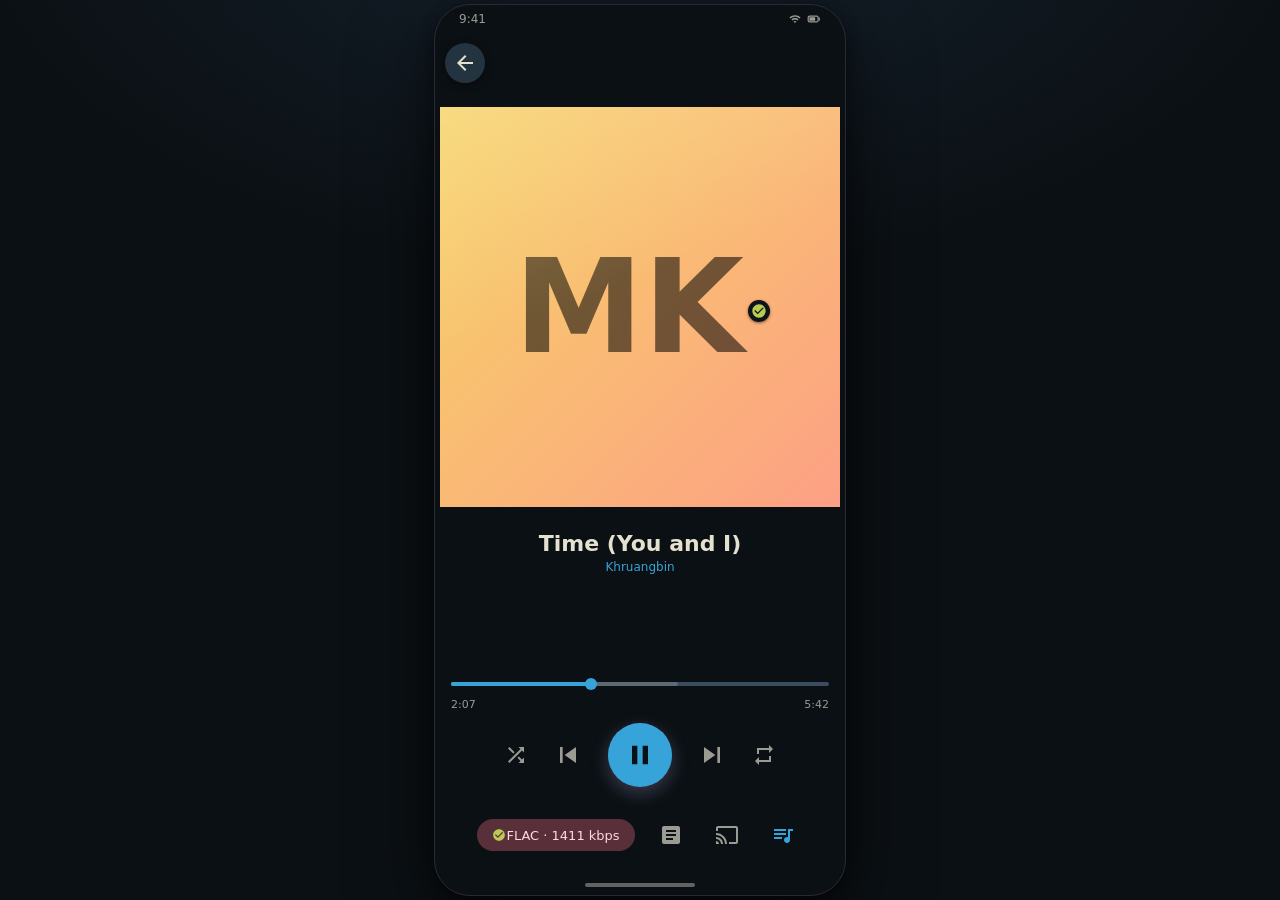
<file: mockups/screens/player.html>
<!doctype html>
<html lang="en">
  <head>
    <meta charset="utf-8" />
    <meta name="viewport" content="width=device-width, initial-scale=1" />
    <title>Phaze — Now Playing</title>
    <link rel="stylesheet" href="../assets/app.css" />
  </head>
  <body class="stage">
    <div class="phone">
      <div class="statusbar">
        <span class="time">9:41</span>
        <span class="status-icons">
          <svg
            class="i12"
            viewBox="0 0 24 24"
            fill="currentColor"
            aria-hidden="true"
          >
            <path
              d="M1 9l2 2c4.97-4.97 13.03-4.97 18 0l2-2C16.93 2.93 7.08 2.93 1 9zm8 8l3 3 3-3c-1.65-1.66-4.34-1.66-6 0zm-4-4l2 2c2.76-2.76 7.24-2.76 10 0l2-2C15.14 9.14 8.87 9.14 5 13z"
            />
          </svg>
          <svg
            class="i14"
            viewBox="0 0 24 24"
            fill="none"
            stroke="currentColor"
            stroke-width="2"
            aria-hidden="true"
          >
            <rect x="2" y="7" width="17" height="10" rx="2.5" />
            <rect
              x="4"
              y="9"
              width="10"
              height="6"
              rx="1"
              fill="currentColor"
              stroke="none"
            />
            <path d="M21 10v4" stroke-linecap="round" />
          </svg>
        </span>
      </div>
      <div class="screen">
        <a class="backfab" href="home.html" aria-label="Back"
          ><svg
            class="i24"
            viewBox="0 0 24 24"
            fill="currentColor"
            aria-hidden="true"
          >
            <path
              d="M20 11H7.83l5.59-5.59L12 4l-8 8 8 8 1.41-1.41L7.83 13H20v-2z"
            /></svg
        ></a>
        <header class="appbar">
          <a class="iconbtn side" href="home.html" aria-label="Back">
            <svg
              class="i24"
              viewBox="0 0 24 24"
              fill="currentColor"
              aria-hidden="true"
            >
              <path
                d="M20 11H7.83l5.59-5.59L12 4l-8 8 8 8 1.41-1.41L7.83 13H20v-2z"
              />
            </svg>
          </a>
          <span class="center-cap">Playing from album · Mordechai</span>
          <button class="iconbtn side" aria-label="More">
            <svg
              class="i24"
              viewBox="0 0 24 24"
              fill="currentColor"
              aria-hidden="true"
            >
              <path
                d="M12 8c1.1 0 2-.9 2-2s-.9-2-2-2-2 .9-2 2 .9 2 2 2zm0 2c-1.1 0-2 .9-2 2s.9 2 2 2 2-.9 2-2-.9-2-2-2zm0 6c-1.1 0-2 .9-2 2s.9 2 2 2 2-.9 2-2-.9-2-2-2z"
              />
            </svg>
          </button>
        </header>

        <div
          class="content"
          style="
            display: flex;
            flex-direction: column;
            align-items: center;
            padding-top: 50px;
          "
        >
          <div
            class="art art-player"
            style="--g1: #f6d365; --g2: #fda085; margin-top: 24px"
          >
            <span>MK</span>
            <span class="dl-badge"
              ><svg viewBox="0 0 24 24" fill="currentColor" aria-hidden="true">
                <path
                  d="M12 2C6.48 2 2 6.48 2 12s4.48 10 10 10 10-4.48 10-10S17.52 2 12 2zm-2 15l-5-5 1.41-1.41L10 14.17l7.59-7.59L19 8l-9 9z"
                /></svg
            ></span>
          </div>

          <div class="display" style="margin-top: 24px">Time (You and I)</div>
          <a
            class="caption"
            href="artist.html"
            style="color: var(--primary); margin-top: 4px"
            >Khruangbin</a
          >

          <div style="width: 100%; margin-top: auto">
            <div class="seek">
              <div class="track">
                <div class="buffered"></div>
                <div class="fill"></div>
                <div class="thumb"></div>
              </div>
            </div>
            <div class="seek-times"><span>2:07</span><span>5:42</span></div>
          </div>

          <div
            style="
              display: flex;
              align-items: center;
              gap: 20px;
              margin-top: 12px;
            "
          >
            <svg
              class="i24"
              style="color: var(--on-surface-variant)"
              viewBox="0 0 24 24"
              fill="currentColor"
              aria-hidden="true"
            >
              <path
                d="M10.59 9.17L5.41 4 4 5.41l5.17 5.17 1.42-1.41zM14.5 4l2.04 2.04L4 18.59 5.41 20 17.96 7.46 20 9.5V4h-5.5zm.33 9.41l-1.41 1.41 3.13 3.13L14.5 20H20v-5.5l-2.04 2.04-3.13-3.13z"
              />
            </svg>
            <button class="iconbtn" aria-label="Previous">
              <svg
                class="i32"
                viewBox="0 0 24 24"
                fill="currentColor"
                aria-hidden="true"
              >
                <path d="M6 6h2v12H6zm3.5 6l8.5 6V6z" />
              </svg>
            </button>
            <button class="fab" aria-label="Pause">
              <svg
                class="i32"
                viewBox="0 0 24 24"
                fill="currentColor"
                aria-hidden="true"
              >
                <path d="M6 19h4V5H6v14zm8-14v14h4V5h-4z" />
              </svg>
            </button>
            <button class="iconbtn" aria-label="Next">
              <svg
                class="i32"
                viewBox="0 0 24 24"
                fill="currentColor"
                aria-hidden="true"
              >
                <path d="M6 18l8.5-6L6 6v12zM16 6v12h2V6h-2z" />
              </svg>
            </button>
            <svg
              class="i24"
              style="color: var(--on-surface-variant)"
              viewBox="0 0 24 24"
              fill="currentColor"
              aria-hidden="true"
            >
              <path
                d="M7 7h10v3l4-4-4-4v3H5v6h2V7zm10 10H7v-3l-4 4 4 4v-3h12v-6h-2v4z"
              />
            </svg>
          </div>

          <div
            style="
              display: flex;
              align-items: center;
              gap: 16px;
              margin-top: 28px;
            "
          >
            <span class="chip active">
              <svg
                class="i14"
                style="color: var(--downloaded)"
                viewBox="0 0 24 24"
                fill="currentColor"
                aria-hidden="true"
              >
                <path
                  d="M12 2C6.48 2 2 6.48 2 12s4.48 10 10 10 10-4.48 10-10S17.52 2 12 2zm-2 15l-5-5 1.41-1.41L10 14.17l7.59-7.59L19 8l-9 9z"
                />
              </svg>
              FLAC · 1411 kbps
            </span>
            <button class="iconbtn" aria-label="Lyrics">
              <svg
                class="i24"
                viewBox="0 0 24 24"
                fill="currentColor"
                aria-hidden="true"
              >
                <path
                  d="M19 3H5c-1.1 0-2 .9-2 2v14c0 1.1.9 2 2 2h14c1.1 0 2-.9 2-2V5c0-1.1-.9-2-2-2zm-5 14H7v-2h7v2zm3-4H7v-2h10v2zm0-4H7V7h10v2z"
                />
              </svg>
            </button>
            <button class="iconbtn" aria-label="Cast">
              <svg
                class="i24"
                viewBox="0 0 24 24"
                fill="currentColor"
                aria-hidden="true"
              >
                <path
                  d="M21 3H3c-1.1 0-2 .9-2 2v3h2V5h18v14h-7v2h7c1.1 0 2-.9 2-2V5c0-1.1-.9-2-2-2zM1 18v3h3c0-1.66-1.34-3-3-3zm0-4v2c2.76 0 5 2.24 5 5h2c0-3.87-3.13-7-7-7zm0-4v2c4.97 0 9 4.03 9 9h2c0-6.08-4.93-11-11-11z"
                />
              </svg>
            </button>
            <a class="iconbtn primary" href="queue.html" aria-label="Up next">
              <svg
                class="i24"
                viewBox="0 0 24 24"
                fill="currentColor"
                aria-hidden="true"
              >
                <path
                  d="M15 6H3v2h12V6zm0 4H3v2h12v-2zM3 16h8v-2H3v2zM17 6v8.18c-.31-.11-.65-.18-1-.18-1.66 0-3 1.34-3 3s1.34 3 3 3 3-1.34 3-3V8h3V6h-5z"
                />
              </svg>
            </a>
          </div>
        </div>
      </div>
      <div class="gesturebar"><span class="pill"></span></div>
    </div>
    <script src="../assets/app.js"></script>
  </body>
</html>
</file>
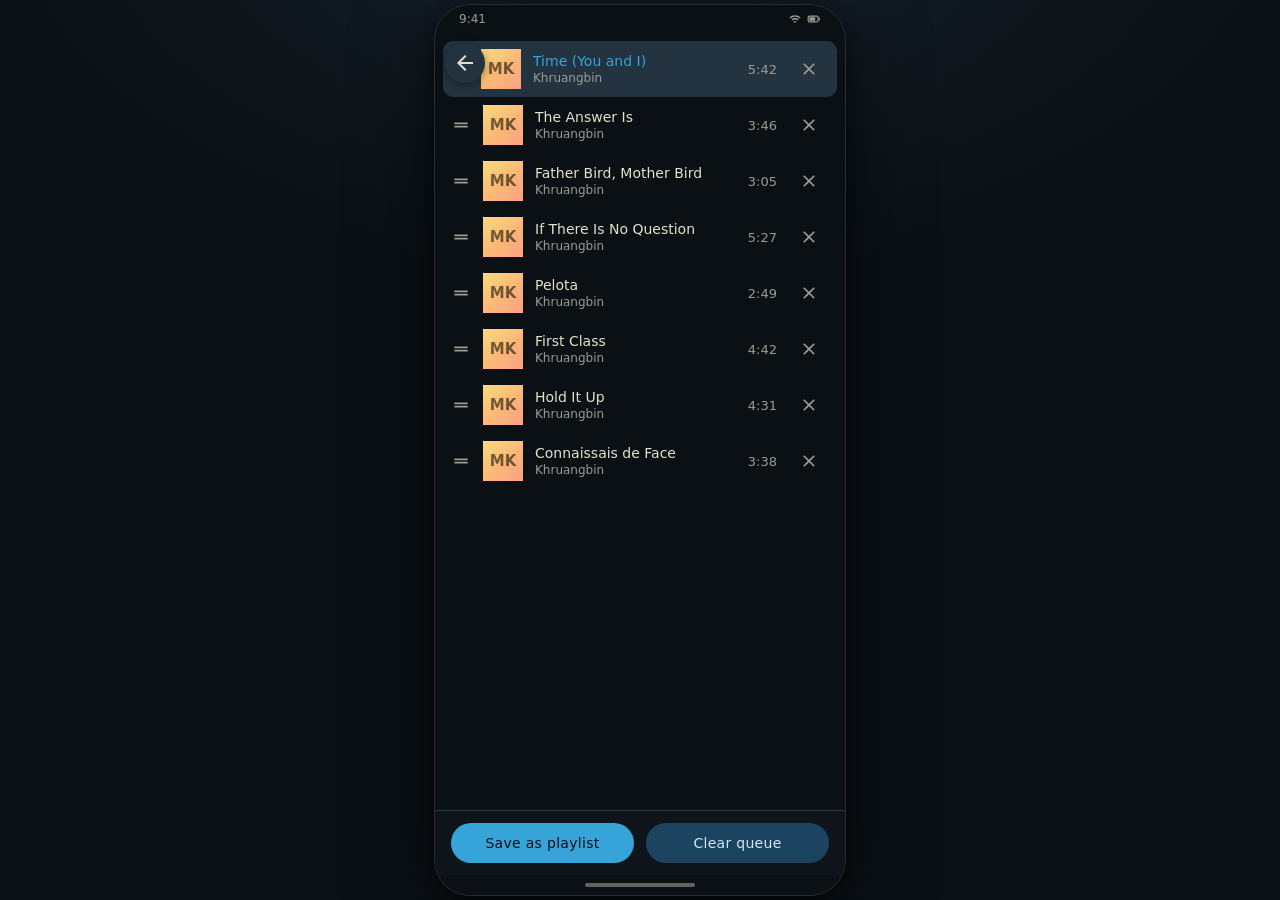
<file: mockups/screens/queue.html>
<!doctype html>
<html lang="en">
<head>
<meta charset="utf-8">
<meta name="viewport" content="width=device-width, initial-scale=1">
<title>Phaze — Up Next</title>
<link rel="stylesheet" href="../assets/app.css">
</head>
<body class="stage">
<div class="phone">
  <div class="statusbar">
    <span class="time">9:41</span>
    <span class="status-icons">
      <svg class="i12" viewBox="0 0 24 24" fill="currentColor" aria-hidden="true"><path d="M1 9l2 2c4.97-4.97 13.03-4.97 18 0l2-2C16.93 2.93 7.08 2.93 1 9zm8 8l3 3 3-3c-1.65-1.66-4.34-1.66-6 0zm-4-4l2 2c2.76-2.76 7.24-2.76 10 0l2-2C15.14 9.14 8.87 9.14 5 13z"/></svg>
      <svg class="i14" viewBox="0 0 24 24" fill="none" stroke="currentColor" stroke-width="2" aria-hidden="true"><rect x="2" y="7" width="17" height="10" rx="2.5"/><rect x="4" y="9" width="10" height="6" rx="1" fill="currentColor" stroke="none"/><path d="M21 10v4" stroke-linecap="round"/></svg>
    </span>
  </div>
  <div class="screen">
    <a class="backfab" href="player.html" aria-label="Back"><svg class="i24" viewBox="0 0 24 24" fill="currentColor" aria-hidden="true"><path d="M20 11H7.83l5.59-5.59L12 4l-8 8 8 8 1.41-1.41L7.83 13H20v-2z"/></svg></a>
    <header class="appbar">
      <a class="iconbtn" href="player.html" aria-label="Back">
        <svg class="i24" viewBox="0 0 24 24" fill="currentColor" aria-hidden="true"><path d="M20 11H7.83l5.59-5.59L12 4l-8 8 8 8 1.41-1.41L7.83 13H20v-2z"/></svg>
      </a>
      <span class="title">Up next</span>
      <span class="caption" style="margin-right:8px">8 songs · 35 min</span>
      <button class="iconbtn" aria-label="More">
        <svg class="i24" viewBox="0 0 24 24" fill="currentColor" aria-hidden="true"><path d="M12 8c1.1 0 2-.9 2-2s-.9-2-2-2-2 .9-2 2 .9 2 2 2zm0 2c-1.1 0-2 .9-2 2s.9 2 2 2 2-.9 2-2-.9-2-2-2zm0 6c-1.1 0-2 .9-2 2s.9 2 2 2 2-.9 2-2-.9-2-2-2z"/></svg>
      </button>
    </header>

    <div class="content" style="margin-top:8px">
      <div class="row hl">
        <span class="eq"><i></i><i></i><i></i></span>
        <div class="art art-xs" style="--g1:#f6d365;--g2:#fda085"><span>MK</span></div>
        <div class="grow">
          <div class="t">Time (You and I)</div>
          <div class="s">Khruangbin</div>
        </div>
        <span class="dur">5:42</span>
        <button class="iconbtn" aria-label="Remove"><svg class="i20" viewBox="0 0 24 24" fill="currentColor" aria-hidden="true"><path d="M19 6.41L17.59 5 12 10.59 6.41 5 5 6.41 10.59 12 5 17.59 6.41 19 12 13.41 17.59 19 19 17.59 13.41 12z"/></svg></button>
      </div>
      <div class="row">
        <svg class="i20" style="color:var(--on-surface-variant)" viewBox="0 0 24 24" fill="currentColor" aria-hidden="true"><path d="M20 9H4v2h16V9zM4 15h16v-2H4v2z"/></svg>
        <div class="art art-xs" style="--g1:#f6d365;--g2:#fda085"><span>MK</span></div>
        <div class="grow">
          <div class="t">The Answer Is</div>
          <div class="s">Khruangbin</div>
        </div>
        <span class="dur">3:46</span>
        <button class="iconbtn" aria-label="Remove"><svg class="i20" viewBox="0 0 24 24" fill="currentColor" aria-hidden="true"><path d="M19 6.41L17.59 5 12 10.59 6.41 5 5 6.41 10.59 12 5 17.59 6.41 19 12 13.41 17.59 19 19 17.59 13.41 12z"/></svg></button>
      </div>
      <div class="row">
        <svg class="i20" style="color:var(--on-surface-variant)" viewBox="0 0 24 24" fill="currentColor" aria-hidden="true"><path d="M20 9H4v2h16V9zM4 15h16v-2H4v2z"/></svg>
        <div class="art art-xs" style="--g1:#f6d365;--g2:#fda085"><span>MK</span></div>
        <div class="grow">
          <div class="t">Father Bird, Mother Bird</div>
          <div class="s">Khruangbin</div>
        </div>
        <span class="dur">3:05</span>
        <button class="iconbtn" aria-label="Remove"><svg class="i20" viewBox="0 0 24 24" fill="currentColor" aria-hidden="true"><path d="M19 6.41L17.59 5 12 10.59 6.41 5 5 6.41 10.59 12 5 17.59 6.41 19 12 13.41 17.59 19 19 17.59 13.41 12z"/></svg></button>
      </div>
      <div class="row">
        <svg class="i20" style="color:var(--on-surface-variant)" viewBox="0 0 24 24" fill="currentColor" aria-hidden="true"><path d="M20 9H4v2h16V9zM4 15h16v-2H4v2z"/></svg>
        <div class="art art-xs" style="--g1:#f6d365;--g2:#fda085"><span>MK</span></div>
        <div class="grow">
          <div class="t">If There Is No Question</div>
          <div class="s">Khruangbin</div>
        </div>
        <span class="dur">5:27</span>
        <button class="iconbtn" aria-label="Remove"><svg class="i20" viewBox="0 0 24 24" fill="currentColor" aria-hidden="true"><path d="M19 6.41L17.59 5 12 10.59 6.41 5 5 6.41 10.59 12 5 17.59 6.41 19 12 13.41 17.59 19 19 17.59 13.41 12z"/></svg></button>
      </div>
      <div class="row">
        <svg class="i20" style="color:var(--on-surface-variant)" viewBox="0 0 24 24" fill="currentColor" aria-hidden="true"><path d="M20 9H4v2h16V9zM4 15h16v-2H4v2z"/></svg>
        <div class="art art-xs" style="--g1:#f6d365;--g2:#fda085"><span>MK</span></div>
        <div class="grow">
          <div class="t">Pelota</div>
          <div class="s">Khruangbin</div>
        </div>
        <span class="dur">2:49</span>
        <button class="iconbtn" aria-label="Remove"><svg class="i20" viewBox="0 0 24 24" fill="currentColor" aria-hidden="true"><path d="M19 6.41L17.59 5 12 10.59 6.41 5 5 6.41 10.59 12 5 17.59 6.41 19 12 13.41 17.59 19 19 17.59 13.41 12z"/></svg></button>
      </div>
      <div class="row">
        <svg class="i20" style="color:var(--on-surface-variant)" viewBox="0 0 24 24" fill="currentColor" aria-hidden="true"><path d="M20 9H4v2h16V9zM4 15h16v-2H4v2z"/></svg>
        <div class="art art-xs" style="--g1:#f6d365;--g2:#fda085"><span>MK</span></div>
        <div class="grow">
          <div class="t">First Class</div>
          <div class="s">Khruangbin</div>
        </div>
        <span class="dur">4:42</span>
        <button class="iconbtn" aria-label="Remove"><svg class="i20" viewBox="0 0 24 24" fill="currentColor" aria-hidden="true"><path d="M19 6.41L17.59 5 12 10.59 6.41 5 5 6.41 10.59 12 5 17.59 6.41 19 12 13.41 17.59 19 19 17.59 13.41 12z"/></svg></button>
      </div>
      <div class="row">
        <svg class="i20" style="color:var(--on-surface-variant)" viewBox="0 0 24 24" fill="currentColor" aria-hidden="true"><path d="M20 9H4v2h16V9zM4 15h16v-2H4v2z"/></svg>
        <div class="art art-xs" style="--g1:#f6d365;--g2:#fda085"><span>MK</span></div>
        <div class="grow">
          <div class="t">Hold It Up</div>
          <div class="s">Khruangbin</div>
        </div>
        <span class="dur">4:31</span>
        <button class="iconbtn" aria-label="Remove"><svg class="i20" viewBox="0 0 24 24" fill="currentColor" aria-hidden="true"><path d="M19 6.41L17.59 5 12 10.59 6.41 5 5 6.41 10.59 12 5 17.59 6.41 19 12 13.41 17.59 19 19 17.59 13.41 12z"/></svg></button>
      </div>
      <div class="row">
        <svg class="i20" style="color:var(--on-surface-variant)" viewBox="0 0 24 24" fill="currentColor" aria-hidden="true"><path d="M20 9H4v2h16V9zM4 15h16v-2H4v2z"/></svg>
        <div class="art art-xs" style="--g1:#f6d365;--g2:#fda085"><span>MK</span></div>
        <div class="grow">
          <div class="t">Connaissais de Face</div>
          <div class="s">Khruangbin</div>
        </div>
        <span class="dur">3:38</span>
        <button class="iconbtn" aria-label="Remove"><svg class="i20" viewBox="0 0 24 24" fill="currentColor" aria-hidden="true"><path d="M19 6.41L17.59 5 12 10.59 6.41 5 5 6.41 10.59 12 5 17.59 6.41 19 12 13.41 17.59 19 19 17.59 13.41 12z"/></svg></button>
      </div>
    </div>

    <div class="queue-bottom">
      <button class="btn btn-filled">Save as playlist</button>
      <button class="btn btn-tonal">Clear queue</button>
    </div>
  </div>
  <div class="gesturebar"><span class="pill"></span></div>
</div>
<script src="../assets/app.js"></script>
</body>
</html>
</file>
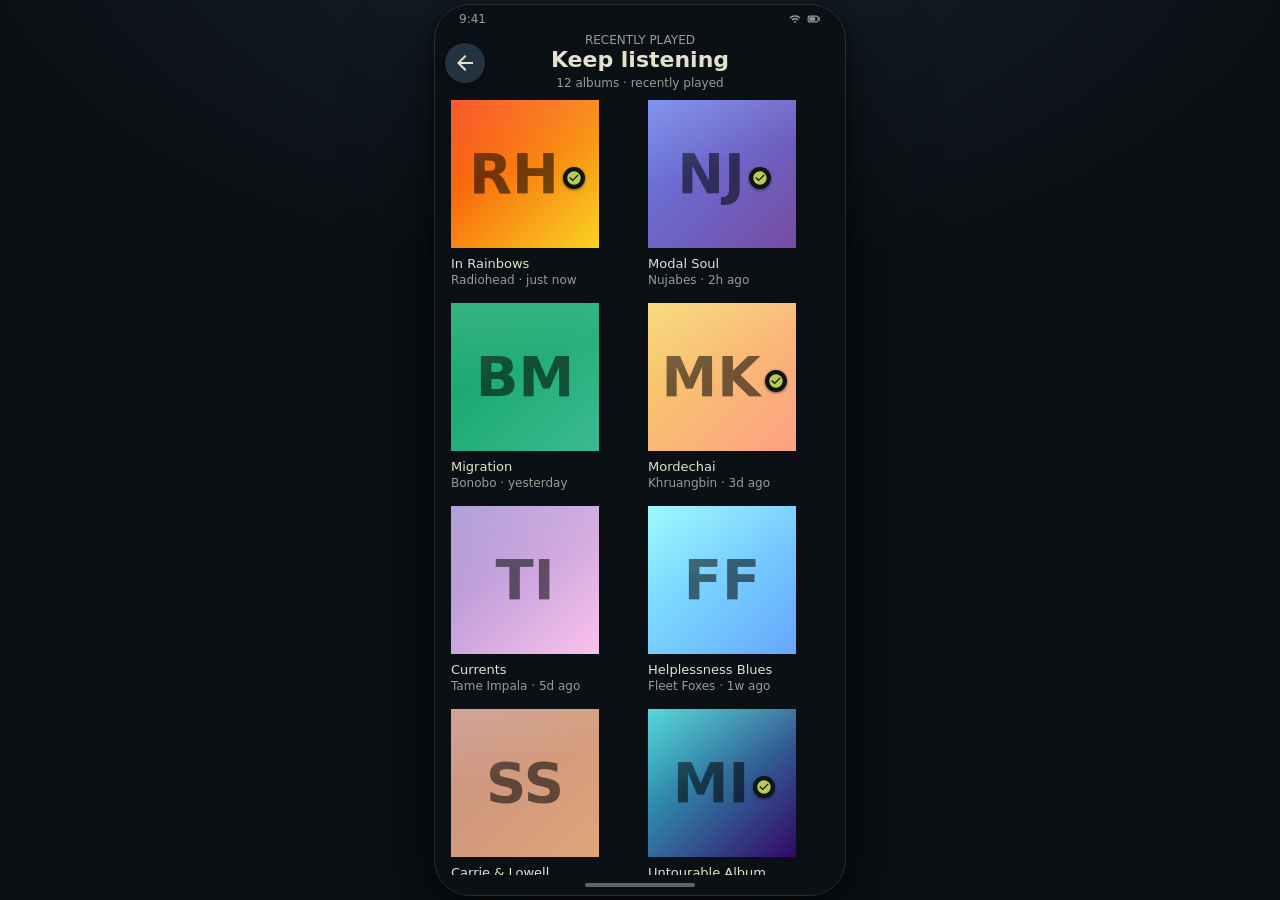
<file: mockups/screens/recently_played.html>
<!doctype html>
<html lang="en">
<head>
<meta charset="utf-8">
<meta name="viewport" content="width=device-width, initial-scale=1">
<title>Phaze — Recently played</title>
<link rel="stylesheet" href="../assets/app.css">
</head>
<body class="stage">
<div class="phone">
  <div class="statusbar">
    <span class="time">9:41</span>
    <span class="status-icons">
      <svg class="i12" viewBox="0 0 24 24" fill="currentColor" aria-hidden="true"><path d="M1 9l2 2c4.97-4.97 13.03-4.97 18 0l2-2C16.93 2.93 7.08 2.93 1 9zm8 8l3 3 3-3c-1.65-1.66-4.34-1.66-6 0zm-4-4l2 2c2.76-2.76 7.24-2.76 10 0l2-2C15.14 9.14 8.87 9.14 5 13z"/></svg>
      <svg class="i14" viewBox="0 0 24 24" fill="none" stroke="currentColor" stroke-width="2" aria-hidden="true"><rect x="2" y="7" width="17" height="10" rx="2.5"/><rect x="4" y="9" width="10" height="6" rx="1" fill="currentColor" stroke="none"/><path d="M21 10v4" stroke-linecap="round"/></svg>
    </span>
  </div>
  <div class="screen">
    <a class="backfab" href="home.html" aria-label="Back">
      <svg class="i24" viewBox="0 0 24 24" fill="currentColor" aria-hidden="true"><path d="M20 11H7.83l5.59-5.59L12 4l-8 8 8 8 1.41-1.41L7.83 13H20v-2z"/></svg>
    </a>

    <div class="content">
      <!-- Header: reached from the Home "Recently played" filter (getAlbumList2 type=recent) -->
      <div class="home-hero" style="justify-content:flex-start; height:auto; padding-bottom:10px">
        <div>
          <div class="caption" style="text-align:center">RECENTLY PLAYED</div>
          <div class="display" style="text-align:center">Keep listening</div>
          <div class="caption" style="text-align:center; margin-top:4px">12 albums · recently played</div>
        </div>
      </div>

      <div class="grid2">
        <a class="card" href="album.html">
          <div class="art art-card" style="--g1:#f83600;--g2:#f9d423"><span>RH</span><span class="dl-badge"><svg viewBox="0 0 24 24" fill="currentColor" aria-hidden="true"><path d="M12 2C6.48 2 2 6.48 2 12s4.48 10 10 10 10-4.48 10-10S17.52 2 12 2zm-2 15l-5-5 1.41-1.41L10 14.17l7.59-7.59L19 8l-9 9z"/></svg></span></div>
          <div class="t">In Rainbows</div>
          <div class="s">Radiohead · just now</div>
        </a>
        <a class="card" href="album.html">
          <div class="art art-card" style="--g1:#667eea;--g2:#764ba2"><span>NJ</span><span class="dl-badge"><svg viewBox="0 0 24 24" fill="currentColor" aria-hidden="true"><path d="M12 2C6.48 2 2 6.48 2 12s4.48 10 10 10 10-4.48 10-10S17.52 2 12 2zm-2 15l-5-5 1.41-1.41L10 14.17l7.59-7.59L19 8l-9 9z"/></svg></span></div>
          <div class="t">Modal Soul</div>
          <div class="s">Nujabes · 2h ago</div>
        </a>
        <a class="card" href="album.html">
          <div class="art art-card" style="--g1:#0ba360;--g2:#3cba92"><span>BM</span></div>
          <div class="t">Migration</div>
          <div class="s">Bonobo · yesterday</div>
        </a>
        <a class="card" href="album.html">
          <div class="art art-card" style="--g1:#f6d365;--g2:#fda085"><span>MK</span><span class="dl-badge"><svg viewBox="0 0 24 24" fill="currentColor" aria-hidden="true"><path d="M12 2C6.48 2 2 6.48 2 12s4.48 10 10 10 10-4.48 10-10S17.52 2 12 2zm-2 15l-5-5 1.41-1.41L10 14.17l7.59-7.59L19 8l-9 9z"/></svg></span></div>
          <div class="t">Mordechai</div>
          <div class="s">Khruangbin · 3d ago</div>
        </a>
        <a class="card" href="album.html">
          <div class="art art-card" style="--g1:#a18cd1;--g2:#fbc2eb"><span>TI</span></div>
          <div class="t">Currents</div>
          <div class="s">Tame Impala · 5d ago</div>
        </a>
        <a class="card" href="album.html">
          <div class="art art-card" style="--g1:#89f7fe;--g2:#66a6ff"><span>FF</span><span class="dl-progress" style="--p:62%"></span></div>
          <div class="t">Helplessness Blues</div>
          <div class="s">Fleet Foxes · 1w ago</div>
        </a>
        <a class="card" href="album.html">
          <div class="art art-card" style="--g1:#c79081;--g2:#dfa579"><span>SS</span></div>
          <div class="t">Carrie &amp; Lowell</div>
          <div class="s">Sufjan Stevens · 1w ago</div>
        </a>
        <a class="card" href="album.html">
          <div class="art art-card" style="--g1:#30cfd0;--g2:#330867"><span>MI</span><span class="dl-badge"><svg viewBox="0 0 24 24" fill="currentColor" aria-hidden="true"><path d="M12 2C6.48 2 2 6.48 2 12s4.48 10 10 10 10-4.48 10-10S17.52 2 12 2zm-2 15l-5-5 1.41-1.41L10 14.17l7.59-7.59L19 8l-9 9z"/></svg></span></div>
          <div class="t">Untourable Album</div>
          <div class="s">Men I Trust · 2w ago</div>
        </a>
      </div>
    </div>
  </div>
  <div class="gesturebar"><span class="pill"></span></div>
</div>
<script src="../assets/app.js"></script>
</body>
</html>
</file>
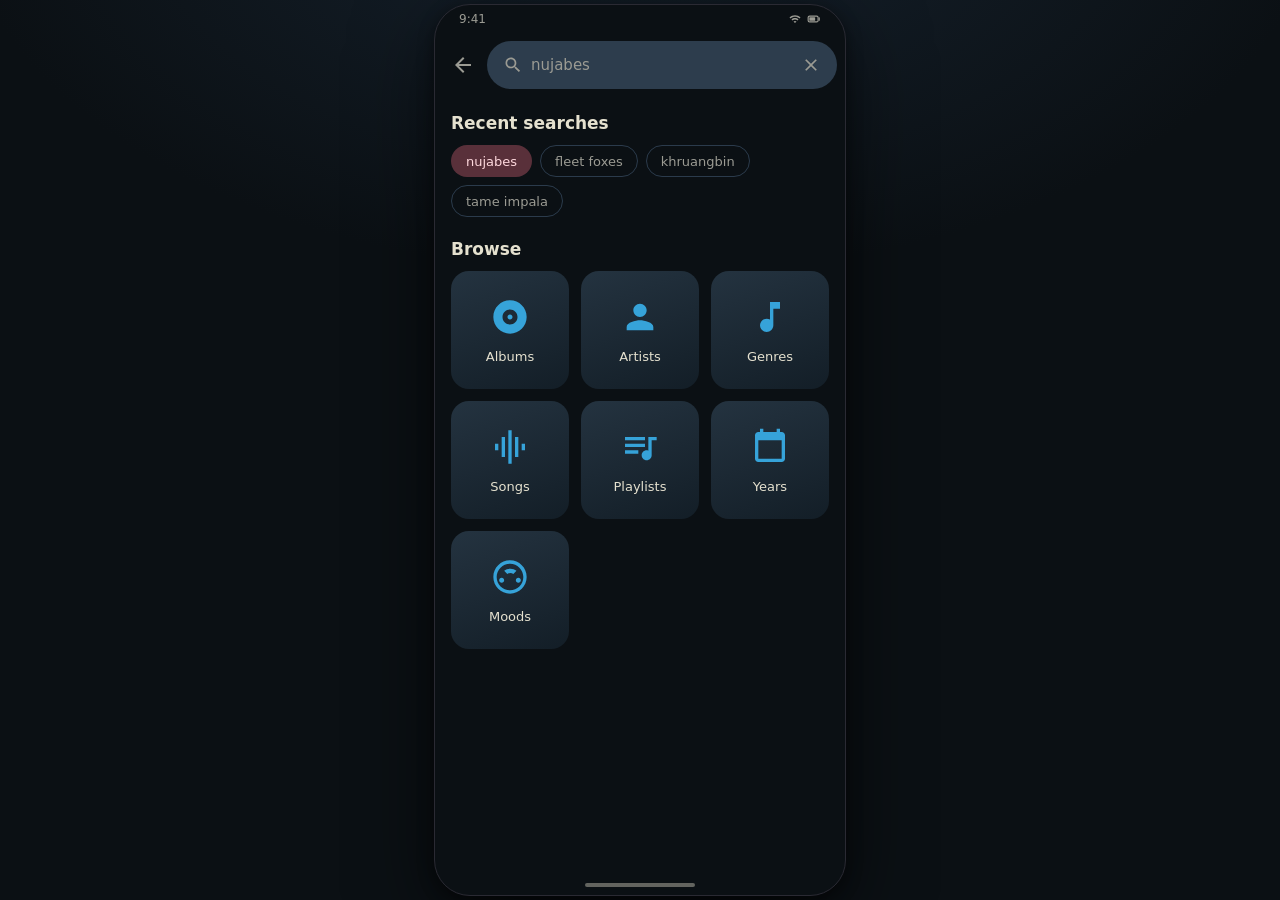
<file: mockups/screens/search.html>
<!doctype html>
<html lang="en">
<head>
<meta charset="utf-8">
<meta name="viewport" content="width=device-width, initial-scale=1">
<title>Phaze — Search</title>
<link rel="stylesheet" href="../assets/app.css">
</head>
<body class="stage">
<div class="phone">
  <div class="statusbar">
    <span class="time">9:41</span>
    <span class="status-icons">
      <svg class="i12" viewBox="0 0 24 24" fill="currentColor" aria-hidden="true"><path d="M1 9l2 2c4.97-4.97 13.03-4.97 18 0l2-2C16.93 2.93 7.08 2.93 1 9zm8 8l3 3 3-3c-1.65-1.66-4.34-1.66-6 0zm-4-4l2 2c2.76-2.76 7.24-2.76 10 0l2-2C15.14 9.14 8.87 9.14 5 13z"/></svg>
      <svg class="i14" viewBox="0 0 24 24" fill="none" stroke="currentColor" stroke-width="2" aria-hidden="true"><rect x="2" y="7" width="17" height="10" rx="2.5"/><rect x="4" y="9" width="10" height="6" rx="1" fill="currentColor" stroke="none"/><path d="M21 10v4" stroke-linecap="round"/></svg>
    </span>
  </div>
  <div class="screen">
    <div class="searchrow">
      <a class="iconbtn" href="home.html" aria-label="Back">
        <svg class="i24" viewBox="0 0 24 24" fill="currentColor" aria-hidden="true"><path d="M20 11H7.83l5.59-5.59L12 4l-8 8 8 8 1.41-1.41L7.83 13H20v-2z"/></svg>
      </a>
      <div class="searchbar">
        <svg class="i20" viewBox="0 0 24 24" fill="currentColor" aria-hidden="true"><path d="M15.5 14h-.79l-.28-.27C15.41 12.59 16 11.11 16 9.5 16 5.91 13.09 3 9.5 3S3 5.91 3 9.5 5.91 16 9.5 16c1.61 0 3.09-.59 4.23-1.57l.27.28v.79l5 4.99L20.49 19l-4.99-5zm-6 0C7.01 14 5 11.99 5 9.5S7.01 5 9.5 5 14 7.01 14 9.5 11.99 14 9.5 14z"/></svg>
        <span style="flex:1">nujabes</span>
        <svg class="i20" viewBox="0 0 24 24" fill="currentColor" aria-hidden="true"><path d="M19 6.41L17.59 5 12 10.59 6.41 5 5 6.41 10.59 12 5 17.59 6.41 19 12 13.41 17.59 19 19 17.59 13.41 12z"/></svg>
      </div>
    </div>

    <div class="content" style="margin-top:8px">
      <div class="section" style="margin-top:8px"><h2>Recent searches</h2></div>
      <div class="chips">
        <span class="chip active">nujabes</span>
        <span class="chip">fleet foxes</span>
        <span class="chip">khruangbin</span>
        <span class="chip">tame impala</span>
      </div>

      <div class="section"><h2>Browse</h2></div>

      <div class="searchgrid">
        <a class="scat" href="library.html"><svg viewBox="0 0 24 24" fill="currentColor" aria-hidden="true"><path d="M12 2C6.48 2 2 6.48 2 12s4.48 10 10 10 10-4.48 10-10S17.52 2 12 2zm0 14.5c-2.49 0-4.5-2.01-4.5-4.5S9.51 7.5 12 7.5s4.5 2.01 4.5 4.5-2.01 4.5-4.5 4.5zm0-6c-.83 0-1.5.67-1.5 1.5s.67 1.5 1.5 1.5 1.5-.67 1.5-1.5-.67-1.5-1.5-1.5z"/></svg><span class="sc-label">Albums</span></a>
        <a class="scat" href="library.html"><svg viewBox="0 0 24 24" fill="currentColor" aria-hidden="true"><path d="M12 12c2.21 0 4-1.79 4-4s-1.79-4-4-4-4 1.79-4 4 1.79 4 4 4zm0 2c-2.67 0-8 1.34-8 4v2h16v-2c0-2.66-5.33-4-8-4z"/></svg><span class="sc-label">Artists</span></a>
        <a class="scat" href="library.html"><svg viewBox="0 0 24 24" fill="currentColor" aria-hidden="true"><path d="M12 3v10.55c-.59-.34-1.27-.55-2-.55-2.21 0-4 1.79-4 4s1.79 4 4 4 4-1.79 4-4V7h4V3h-6z"/></svg><span class="sc-label">Genres</span></a>
        <a class="scat" href="library.html"><svg viewBox="0 0 24 24" fill="currentColor" aria-hidden="true"><path d="M7 18h2V6H7v12zm4 4h2V2h-2v20zm-8-8h2v-4H3v4zm12 4h2V6h-2v12zm4-8v4h2v-4h-2z"/></svg><span class="sc-label">Songs</span></a>
        <a class="scat" href="library.html"><svg viewBox="0 0 24 24" fill="currentColor" aria-hidden="true"><path d="M15 6H3v2h12V6zm0 4H3v2h12v-2zM3 16h8v-2H3v2zM17 6v8.18c-.31-.11-.65-.18-1-.18-1.66 0-3 1.34-3 3s1.34 3 3 3 3-1.34 3-3V8h3V6h-5z"/></svg><span class="sc-label">Playlists</span></a>
        <a class="scat" href="library.html"><svg viewBox="0 0 24 24" fill="currentColor" aria-hidden="true"><path d="M19 3h-1V1h-2v2H8V1H6v2H5c-1.11 0-1.99.9-1.99 2L3 19c0 1.1.89 2 2 2h14c1.1 0 2-.9 2-2V5c0-1.1-.9-2-2-2zm0 16H5V8h14v11z"/></svg><span class="sc-label">Years</span></a>
        <a class="scat" href="library.html"><svg viewBox="0 0 24 24" fill="currentColor" aria-hidden="true"><path d="M12 2C6.48 2 2 6.48 2 12s4.48 10 10 10 10-4.48 10-10S17.52 2 12 2zm0 18c-4.42 0-8-3.58-8-8s3.58-8 8-8 8 3.58 8 8-3.58 8-8 8zm3.88-11.71L14 10.17c-.52-.39-1.14-.62-1.81-.62s-1.28.23-1.8.62l-1.89-1.89c1.03-.79 2.3-1.28 3.7-1.28 1.39 0 2.66.49 3.68 1.28zM7 15.5c.83 0 1.5-.67 1.5-1.5s-.67-1.5-1.5-1.5S5.5 13.17 5.5 14s.67 1.5 1.5 1.5zm10 0c.83 0 1.5-.67 1.5-1.5s-.67-1.5-1.5-1.5-1.5.67-1.5 1.5.67 1.5 1.5 1.5z"/></svg><span class="sc-label">Moods</span></a>
      </div>
    </div>
  </div>
  <div class="gesturebar"><span class="pill"></span></div>
</div>
<script src="../assets/app.js"></script>
</body>
</html>
</file>
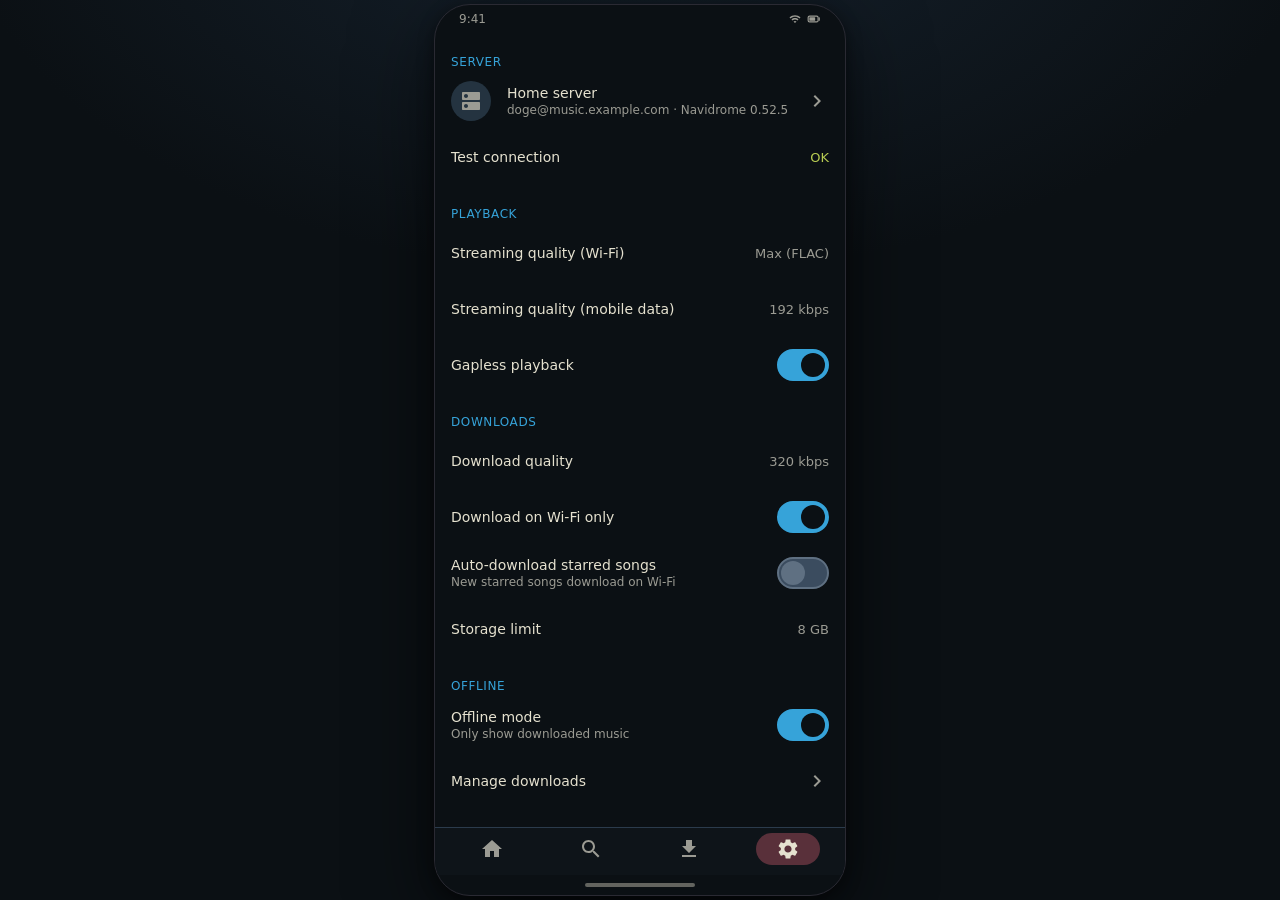
<file: mockups/screens/settings.html>
<!doctype html>
<html lang="en">
  <head>
    <meta charset="utf-8" />
    <meta name="viewport" content="width=device-width, initial-scale=1" />
    <title>Phaze — Settings</title>
    <link rel="stylesheet" href="../assets/app.css" />
  </head>
  <body class="stage">
    <div class="phone">
      <div class="statusbar">
        <span class="time">9:41</span>
        <span class="status-icons">
          <svg
            class="i12"
            viewBox="0 0 24 24"
            fill="currentColor"
            aria-hidden="true"
          >
            <path
              d="M1 9l2 2c4.97-4.97 13.03-4.97 18 0l2-2C16.93 2.93 7.08 2.93 1 9zm8 8l3 3 3-3c-1.65-1.66-4.34-1.66-6 0zm-4-4l2 2c2.76-2.76 7.24-2.76 10 0l2-2C15.14 9.14 8.87 9.14 5 13z"
            />
          </svg>
          <svg
            class="i14"
            viewBox="0 0 24 24"
            fill="none"
            stroke="currentColor"
            stroke-width="2"
            aria-hidden="true"
          >
            <rect x="2" y="7" width="17" height="10" rx="2.5" />
            <rect
              x="4"
              y="9"
              width="10"
              height="6"
              rx="1"
              fill="currentColor"
              stroke="none"
            />
            <path d="M21 10v4" stroke-linecap="round" />
          </svg>
        </span>
      </div>
      <div class="screen">
        <header class="appbar">
          <a class="iconbtn" href="home.html" aria-label="Back">
            <svg
              class="i24"
              viewBox="0 0 24 24"
              fill="currentColor"
              aria-hidden="true"
            >
              <path
                d="M20 11H7.83l5.59-5.59L12 4l-8 8 8 8 1.41-1.41L7.83 13H20v-2z"
              />
            </svg>
          </a>
          <span class="title">Settings</span>
          <span class="spacer"></span>
        </header>

        <div class="content">
          <div class="group-label">Server</div>
          <a class="listrow" href="setup.html">
            <div class="lead">
              <svg
                class="i24"
                viewBox="0 0 24 24"
                fill="currentColor"
                aria-hidden="true"
              >
                <path
                  d="M20 13H4c-.55 0-1 .45-1 1v6c0 .55.45 1 1 1h16c.55 0 1-.45 1-1v-6c0-.55-.45-1-1-1zM7 19c-1.1 0-2-.9-2-2s.9-2 2-2 2 .9 2 2-.9 2-2 2zM20 3H4c-.55 0-1 .45-1 1v6c0 .55.45 1 1 1h16c.55 0 1-.45 1-1V4c0-.55-.45-1-1-1zM7 9c-1.1 0-2-.9-2-2s.9-2 2-2 2 .9 2 2-.9 2-2 2z"
                />
              </svg>
            </div>
            <div class="grow">
              <div class="t">Home server</div>
              <div class="s">doge@music.example.com · Navidrome 0.52.5</div>
            </div>
            <svg
              class="i24"
              style="color: var(--on-surface-variant)"
              viewBox="0 0 24 24"
              fill="currentColor"
              aria-hidden="true"
            >
              <path d="M10 6L8.59 7.41 13.17 12l-4.58 4.59L10 18l6-6z" />
            </svg>
          </a>
          <div class="listrow">
            <div class="grow">
              <div class="t">Test connection</div>
            </div>
            <span class="value ok">OK</span>
          </div>

          <div class="group-label">Playback</div>
          <div class="listrow">
            <div class="grow">
              <div class="t">Streaming quality (Wi-Fi)</div>
            </div>
            <span class="value">Max (FLAC)</span>
          </div>
          <div class="listrow">
            <div class="grow">
              <div class="t">Streaming quality (mobile data)</div>
            </div>
            <span class="value">192 kbps</span>
          </div>
          <div class="listrow">
            <div class="grow">
              <div class="t">Gapless playback</div>
            </div>
            <button
              class="switch on"
              role="switch"
              aria-checked="true"
              aria-label="Gapless playback"
            ></button>
          </div>

          <div class="group-label">Downloads</div>
          <div class="listrow">
            <div class="grow">
              <div class="t">Download quality</div>
            </div>
            <span class="value">320 kbps</span>
          </div>
          <div class="listrow">
            <div class="grow">
              <div class="t">Download on Wi-Fi only</div>
            </div>
            <button
              class="switch on"
              role="switch"
              aria-checked="true"
              aria-label="Download on Wi-Fi only"
            ></button>
          </div>
          <div class="listrow">
            <div class="grow">
              <div class="t">Auto-download starred songs</div>
              <div class="s">New starred songs download on Wi-Fi</div>
            </div>
            <button
              class="switch"
              role="switch"
              aria-checked="false"
              aria-label="Auto-download starred songs"
            ></button>
          </div>
          <div class="listrow">
            <div class="grow">
              <div class="t">Storage limit</div>
            </div>
            <span class="value">8 GB</span>
          </div>

          <div class="group-label">Offline</div>
          <div class="listrow">
            <div class="grow">
              <div class="t">Offline mode</div>
              <div class="s">Only show downloaded music</div>
            </div>
            <button
              class="switch on"
              role="switch"
              aria-checked="true"
              aria-label="Offline mode"
            ></button>
          </div>
          <a class="listrow" href="downloads.html">
            <div class="grow">
              <div class="t">Manage downloads</div>
            </div>
            <svg
              class="i24"
              style="color: var(--on-surface-variant)"
              viewBox="0 0 24 24"
              fill="currentColor"
              aria-hidden="true"
            >
              <path d="M10 6L8.59 7.41 13.17 12l-4.58 4.59L10 18l6-6z" />
            </svg>
          </a>

          <div class="group-label">Library</div>
          <div class="listrow">
            <div class="grow">
              <div class="t">Scrobble plays to server</div>
            </div>
            <button
              class="switch on"
              role="switch"
              aria-checked="true"
              aria-label="Scrobble plays to server"
            ></button>
          </div>
          <div class="listrow">
            <div class="grow">
              <div class="t">Show offline banner</div>
            </div>
            <button
              class="switch"
              role="switch"
              aria-checked="false"
              aria-label="Show offline banner"
            ></button>
          </div>

          <div class="group-label">Appearance</div>
          <div class="listrow">
            <div class="grow">
              <div class="t">Theme</div>
            </div>
            <span class="value">Dark</span>
          </div>
          <div class="listrow">
            <div class="grow">
              <div class="t">Accent color</div>
            </div>
            <div class="dots">
              <span class="dot sel" style="background: #36a3d9"></span>
              <span class="dot" style="background: #b8cc52"></span>
              <span class="dot" style="background: #95e5cb"></span>
              <span class="dot" style="background: #e6c446"></span>
              <span class="dot" style="background: #f19618"></span>
            </div>
          </div>

          <div class="group-label">About</div>
          <div class="listrow">
            <div class="grow">
              <div class="t">Phaze</div>
              <div class="s">Version 0.1.0-mock · Design mockup</div>
            </div>
          </div>
        </div>

        <nav class="bottomnav">
          <a class="nav-item" href="home.html">
            <span class="nav-pill"
              ><svg
                class="i24"
                viewBox="0 0 24 24"
                fill="currentColor"
                aria-hidden="true"
              >
                <path d="M10 20v-6h4v6h5v-8h3L12 3 2 12h3v8z" /></svg
            ></span>
            Home
          </a>
          <a class="nav-item" href="search.html">
            <span class="nav-pill"
              ><svg
                class="i24"
                viewBox="0 0 24 24"
                fill="currentColor"
                aria-hidden="true"
              >
                <path
                  d="M15.5 14h-.79l-.28-.27C15.41 12.59 16 11.11 16 9.5 16 5.91 13.09 3 9.5 3S3 5.91 3 9.5 5.91 16 9.5 16c1.61 0 3.09-.59 4.23-1.57l.27.28v.79l5 4.99L20.49 19l-4.99-5zm-6 0C7.01 14 5 11.99 5 9.5S7.01 5 9.5 5 14 7.01 14 9.5 11.99 14 9.5 14z"
                /></svg
            ></span>
            Library
          </a>
          <a class="nav-item" href="downloads.html">
            <span class="nav-pill"
              ><svg
                class="i24"
                viewBox="0 0 24 24"
                fill="currentColor"
                aria-hidden="true"
              >
                <path d="M19 9h-4V3H9v6H5l7 7 7-7zM5 18v2h14v-2H5z" /></svg
            ></span>
            Downloads
          </a>
          <a class="nav-item active" href="settings.html">
            <span class="nav-pill"
              ><svg
                class="i24"
                viewBox="0 0 24 24"
                fill="currentColor"
                aria-hidden="true"
              >
                <path
                  d="M19.14 12.94c.04-.3.06-.61.06-.94 0-.32-.02-.64-.07-.94l2.03-1.58c.18-.14.23-.41.12-.61l-1.92-3.32c-.12-.22-.37-.29-.59-.22l-2.39.96c-.5-.38-1.03-.7-1.62-.94l-.36-2.54c-.04-.24-.24-.41-.48-.41h-3.84c-.24 0-.43.17-.47.41l-.36 2.54c-.59.24-1.13.57-1.62.94l-2.39-.96c-.22-.08-.47 0-.59.22L2.74 8.87c-.12.21-.08.47.12.61l2.03 1.58c-.05.3-.09.63-.09.94s.02.64.07.94l-2.03 1.58c-.18.14-.23.41-.12.61l1.92 3.32c.12.22.37.29.59.22l2.39-.96c.5.38 1.03.7 1.62.94l.36 2.54c.05.24.24.41.48.41h3.84c.24 0 .44-.17.47-.41l.36-2.54c.59-.24 1.13-.56 1.62-.94l2.39.96c.22.08.47 0 .59-.22l1.92-3.32c.12-.22.07-.47-.12-.61l-2.01-1.58zM12 15.6c-1.98 0-3.6-1.62-3.6-3.6s1.62-3.6 3.6-3.6 3.6 1.62 3.6 3.6-1.62 3.6-3.6 3.6z"
                /></svg
            ></span>
            Settings
          </a>
        </nav>
      </div>
      <div class="gesturebar"><span class="pill"></span></div>
    </div>
    <script src="../assets/app.js"></script>
  </body>
</html>
</file>
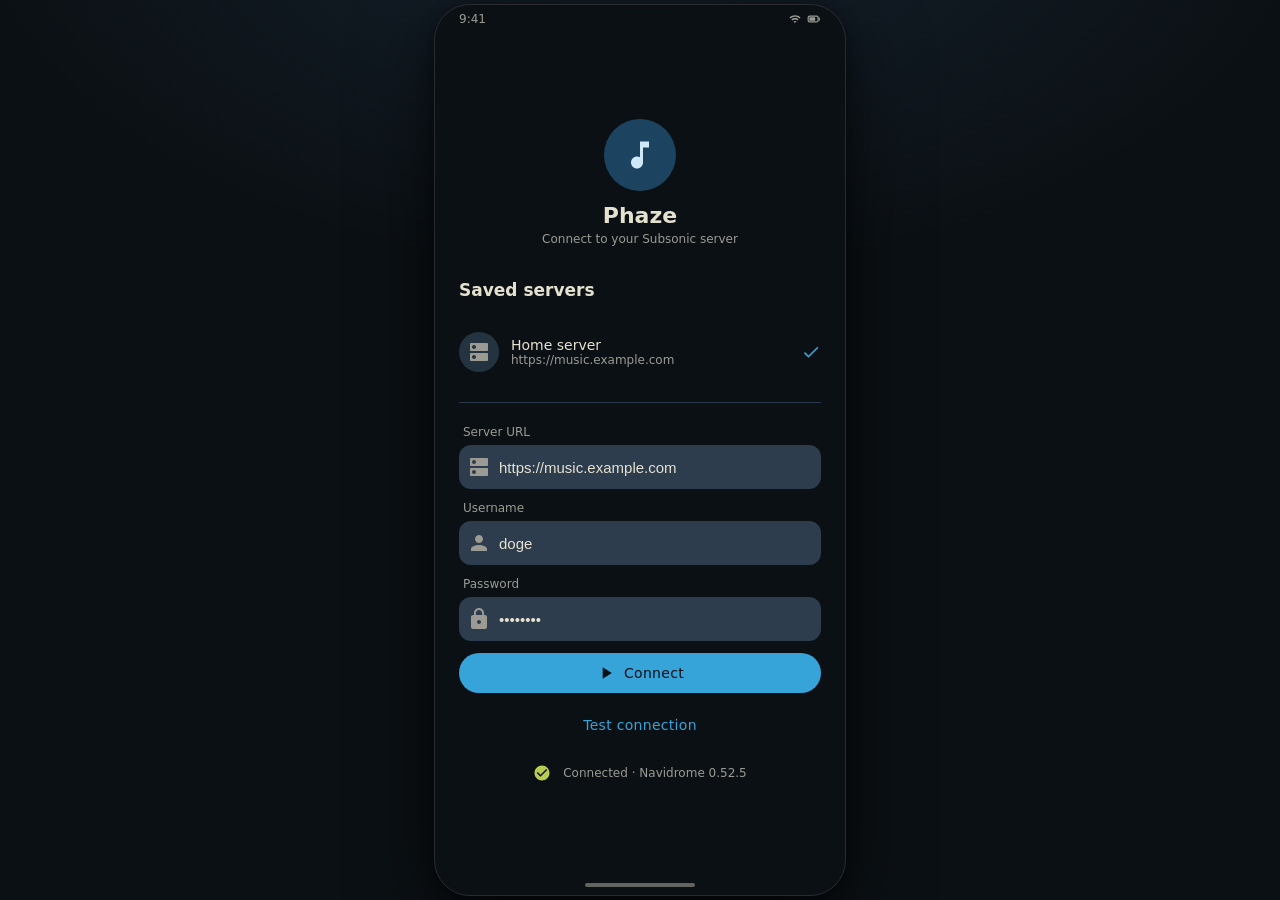
<file: mockups/screens/setup.html>
<!doctype html>
<html lang="en">
  <head>
    <meta charset="utf-8" />
    <meta name="viewport" content="width=device-width, initial-scale=1" />
    <title>Phaze — Server Connection</title>
    <link rel="stylesheet" href="../assets/app.css" />
  </head>
  <body class="stage">
    <div class="phone">
      <div class="statusbar">
        <span class="time">9:41</span>
        <span class="status-icons">
          <svg
            class="i12"
            viewBox="0 0 24 24"
            fill="currentColor"
            aria-hidden="true"
          >
            <path
              d="M1 9l2 2c4.97-4.97 13.03-4.97 18 0l2-2C16.93 2.93 7.08 2.93 1 9zm8 8l3 3 3-3c-1.65-1.66-4.34-1.66-6 0zm-4-4l2 2c2.76-2.76 7.24-2.76 10 0l2-2C15.14 9.14 8.87 9.14 5 13z"
            />
          </svg>
          <svg
            class="i14"
            viewBox="0 0 24 24"
            fill="none"
            stroke="currentColor"
            stroke-width="2"
            aria-hidden="true"
          >
            <rect x="2" y="7" width="17" height="10" rx="2.5" />
            <rect
              x="4"
              y="9"
              width="10"
              height="6"
              rx="1"
              fill="currentColor"
              stroke="none"
            />
            <path d="M21 10v4" stroke-linecap="round" />
          </svg>
        </span>
      </div>
      <div class="screen">
        <div class="setup-wrap">
          <div class="logo">
            <svg
              class="i36"
              viewBox="0 0 24 24"
              fill="currentColor"
              aria-hidden="true"
            >
              <path
                d="M12 3v10.55c-.59-.34-1.27-.55-2-.55-2.21 0-4 1.79-4 4s1.79 4 4 4 4-1.79 4-4V7h4V3h-6z"
              />
            </svg>
          </div>
          <div style="text-align: center">
            <div class="display">Phaze</div>
            <div class="caption" style="margin-top: 4px">
              Connect to your Subsonic server
            </div>
          </div>

          <div class="section" style="margin: 10"><h2>Saved servers</h2></div>
          <div class="row">
            <div class="lead">
              <svg
                class="i24"
                viewBox="0 0 24 24"
                fill="currentColor"
                aria-hidden="true"
              >
                <path
                  d="M20 13H4c-.55 0-1 .45-1 1v6c0 .55.45 1 1 1h16c.55 0 1-.45 1-1v-6c0-.55-.45-1-1-1zM7 19c-1.1 0-2-.9-2-2s.9-2 2-2 2 .9 2 2-.9 2-2 2zM20 3H4c-.55 0-1 .45-1 1v6c0 .55.45 1 1 1h16c.55 0 1-.45 1-1V4c0-.55-.45-1-1-1zM7 9c-1.1 0-2-.9-2-2s.9-2 2-2 2 .9 2 2-.9 2-2 2z"
                />
              </svg>
            </div>
            <div class="grow">
              <div class="t">Home server</div>
              <div class="s" style="margin-top: 0">
                https://music.example.com
              </div>
            </div>
            <svg
              class="i20"
              style="color: var(--primary)"
              viewBox="0 0 24 24"
              fill="currentColor"
              aria-hidden="true"
            >
              <path d="M9 16.17L4.83 12l-1.42 1.41L9 19 21 7l-1.41-1.41z" />
            </svg>
          </div>

          <div class="divider"></div>

          <div>
            <div class="field-label">Server URL</div>
            <div class="field">
              <svg
                class="i24 f-icon"
                viewBox="0 0 24 24"
                fill="currentColor"
                aria-hidden="true"
              >
                <path
                  d="M20 13H4c-.55 0-1 .45-1 1v6c0 .55.45 1 1 1h16c.55 0 1-.45 1-1v-6c0-.55-.45-1-1-1zM7 19c-1.1 0-2-.9-2-2s.9-2 2-2 2 .9 2 2-.9 2-2 2zM20 3H4c-.55 0-1 .45-1 1v6c0 .55.45 1 1 1h16c.55 0 1-.45 1-1V4c0-.55-.45-1-1-1zM7 9c-1.1 0-2-.9-2-2s.9-2 2-2 2 .9 2 2-.9 2-2 2z"
                />
              </svg>
              <input
                type="text"
                value="https://music.example.com"
                readonly
                aria-label="Server URL"
              />
            </div>
          </div>

          <div>
            <div class="field-label">Username</div>
            <div class="field">
              <svg
                class="i24 f-icon"
                viewBox="0 0 24 24"
                fill="currentColor"
                aria-hidden="true"
              >
                <path
                  d="M12 12c2.21 0 4-1.79 4-4s-1.79-4-4-4-4 1.79-4 4 1.79 4 4 4zm0 2c-2.67 0-8 1.34-8 4v2h16v-2c0-2.66-5.33-4-8-4z"
                />
              </svg>
              <input type="text" value="doge" readonly aria-label="Username" />
            </div>
          </div>

          <div>
            <div class="field-label">Password</div>
            <div class="field">
              <svg
                class="i24 f-icon"
                viewBox="0 0 24 24"
                fill="currentColor"
                aria-hidden="true"
              >
                <path
                  d="M18 8h-1V6c0-2.76-2.24-5-5-5S7 3.24 7 6v2H6c-1.1 0-2 .9-2 2v10c0 1.1.9 2 2 2h12c1.1 0 2-.9 2-2V10c0-1.1-.9-2-2-2zm-6 9c-1.1 0-2-.9-2-2s.9-2 2-2 2 .9 2 2-.9 2-2 2zm3.1-9H8.9V6c0-1.71 1.39-3.1 3.1-3.1 1.71 0 3.1 1.39 3.1 3.1v2z"
                />
              </svg>
              <input
                type="password"
                value="password"
                readonly
                aria-label="Password"
              />
            </div>
          </div>

          <a class="btn btn-filled btn-block" href="home.html">
            <svg
              class="i20"
              viewBox="0 0 24 24"
              fill="currentColor"
              aria-hidden="true"
            >
              <path d="M8 5v14l11-7z" />
            </svg>
            Connect
          </a>

          <div style="text-align: center">
            <button class="btn btn-text">Test connection</button>
          </div>

          <div class="row" style="justify-content: center; min-height: 32px">
            <svg
              class="i18"
              style="color: var(--downloaded)"
              viewBox="0 0 24 24"
              fill="currentColor"
              aria-hidden="true"
            >
              <path
                d="M12 2C6.48 2 2 6.48 2 12s4.48 10 10 10 10-4.48 10-10S17.52 2 12 2zm-2 15l-5-5 1.41-1.41L10 14.17l7.59-7.59L19 8l-9 9z"
              />
            </svg>
            <span class="caption">Connected · Navidrome 0.52.5</span>
          </div>
        </div>
      </div>
      <div class="gesturebar"><span class="pill"></span></div>
    </div>
    <script src="../assets/app.js"></script>
  </body>
</html>
</file>
<file: mockups/assets/app.css>
/* ============================================================
   Phaze mockups — shared design system (Material 3 dark)
   ============================================================ */

/* ---- 4. Design tokens ---- */
:root {
  /* i3-inspired scheme (mockups/theme.yaml, base16 order).
     base00-03 backgrounds, base04-07 text,
     base08 red, base0B green, base0C cyan, base0D blue, base0E pink.
     Container tones not present in the palette are derived as dark tints. */
  --primary: #36a3d9; /* base0D blue */
  --on-primary: #0b1014; /* base01 */
  --primary-container: #1c4461; /* derived dark blue */
  --on-primary-container: #cfe8f7; /* derived light blue */
  --secondary: #f07078; /* base0E pink */
  --secondary-container: #59303a; /* derived dark magenta */
  --on-secondary-container: #ffd9de; /* derived light pink */
  --tertiary: #95e5cb; /* base0C cyan */
  --surface: #0e1419; /* base00 */
  --surface-dim: #0b1014; /* base01 */
  --surface-container-lowest: #0b1014; /* base01 */
  --surface-container-low: #131e27; /* derived */
  --surface-container: #243340; /* base02 */
  --surface-container-high: #2d3d4d; /* derived */
  --surface-container-highest: #3b4c5f; /* derived */
  --on-surface: #e5e1cf; /* base05 */
  --on-surface-variant: #9b9b93; /* derived muted grey */
  --outline: #5f7082; /* derived blue-grey */
  --outline-variant: #2b3b4c; /* derived */
  --error: #ff3333; /* base08 red */
  --downloaded: #b8cc52; /* base0B green */
  --page-bg: #0b1014; /* base01 */
  --r-sm: 8px;
  --r-md: 12px;
  --r-lg: 20px;
}

/* ---- Base ---- */
* {
  box-sizing: border-box;
  margin: 0;
  padding: 0;
}
html,
body {
  height: 100%;
}
body {
  font-family: system-ui, Roboto, "Segoe UI", sans-serif;
  background: var(--page-bg);
  color: var(--on-surface);
  -webkit-font-smoothing: antialiased;
  font-size: 14px;
}
a {
  color: inherit;
  text-decoration: none;
}
button {
  font: inherit;
  background: none;
  border: none;
  color: inherit;
  cursor: pointer;
}
svg {
  display: block;
  flex: none;
}
.hidden {
  display: none !important;
}

/* Icon sizes */
.i12 {
  width: 12px;
  height: 12px;
}
.i14 {
  width: 14px;
  height: 14px;
}
.i16 {
  width: 16px;
  height: 16px;
}
.i18 {
  width: 18px;
  height: 18px;
}
.i20 {
  width: 20px;
  height: 20px;
}
.i24 {
  width: 24px;
  height: 24px;
}
.i32 {
  width: 32px;
  height: 32px;
}
.i36 {
  width: 36px;
  height: 36px;
}
.i48 {
  width: 48px;
  height: 48px;
}

/* Caption / label utilities */
.caption {
  font-size: 12px;
  color: var(--on-surface-variant);
}
.display {
  font-size: 22px;
  font-weight: 600;
  letter-spacing: 0;
}

/* ---- 5.1 Phone frame ---- */
.stage {
  min-height: 100vh;
  display: flex;
  align-items: center;
  justify-content: center;
  padding: 32px 16px;
  background: radial-gradient(
    1100px 620px at 50% -12%,
    #16222e 0%,
    var(--page-bg) 62%
  );
}
.phone {
  width: 412px;
  height: 892px;
  border-radius: 36px;
  overflow: hidden;
  position: relative;
  background: var(--surface-dim);
  border: 1px solid #2a2a33;
  box-shadow:
    0 4px 16px rgba(0, 0, 0, 0.45),
    0 24px 80px rgba(0, 0, 0, 0.55);
  display: flex;
  flex-direction: column;
}
.statusbar {
  height: 28px;
  flex: none;
  display: flex;
  align-items: center;
  justify-content: space-between;
  padding: 0 24px;
  color: var(--on-surface-variant);
  font-size: 12px;
  font-weight: 500;
}
.status-icons {
  display: flex;
  align-items: center;
  gap: 6px;
}
.screen {
  flex: 1;
  display: flex;
  flex-direction: column;
  overflow: hidden;
  position: relative;
}
.gesturebar {
  height: 20px;
  flex: none;
  display: flex;
  align-items: center;
  justify-content: center;
}
.pill {
  width: 110px;
  height: 4px;
  border-radius: 2px;
  background: rgba(229, 225, 207, 0.4);
}

/* Content scroll area */
.content {
  flex: 1;
  overflow-y: auto;
  padding: 0 16px 20px;
  position: relative;
}
.content::-webkit-scrollbar {
  width: 4px;
}
.content::-webkit-scrollbar-thumb {
  background: var(--outline-variant);
  border-radius: 2px;
}

/* ---- 5.2 App bar ---- */
.appbar {
  display: none; /* no top bar on any page */
}
.appbar.compact {
  height: 52px;
} /* kept for compatibility */
.appbar .title {
  font-size: 22px;
  font-weight: 600;
  flex: 1;
  padding-left: 8px;
}
.appbar .spacer {
  flex: 1;
}
.appbar .center-cap {
  flex: 1;
  text-align: center;
  font-size: 11px;
  letter-spacing: 1px;
  text-transform: uppercase;
  color: var(--on-surface-variant);
  font-weight: 500;
}
.appbar .side {
  width: 40px;
  display: flex;
  justify-content: center;
}

/* Floating back button (where a top bar would otherwise be) */
.backfab {
  position: absolute;
  top: 10px;
  left: 10px;
  z-index: 5;
  width: 40px;
  height: 40px;
  border-radius: 50%;
  background: var(--surface-container);
  display: flex;
  align-items: center;
  justify-content: center;
  color: var(--on-surface);
  box-shadow: 0 2px 8px rgba(0, 0, 0, 0.4);
}

/* ---- 5.3 Bottom navigation ---- */
.bottomnav {
  height: 48px;
  flex: none;
  display: flex;
  background: var(--surface);
  border-top: 1px solid var(--outline-variant);
  padding: 0 8px 6px;
}
.nav-item {
  flex: 1;
  display: flex;
  flex-direction: column;
  align-items: center;
  justify-content: center;
  gap: 0;
  color: var(--on-surface-variant);
  font-size: 0;
  line-height: 0; /* symbols only, no label text */
}
.nav-item .nav-pill {
  width: 64px;
  height: 32px;
  border-radius: 16px;
  display: flex;
  align-items: center;
  justify-content: center;
}
.nav-item.active {
  color: var(--on-surface);
}
.nav-item.active .nav-pill {
  background: var(--secondary-container);
}

/* ---- 5.4 Art (gradient placeholders) ---- */
.art {
  position: relative;
  display: flex;
  align-items: center;
  justify-content: center;
  border-radius: 0; /* album covers are proper squares */
  background: linear-gradient(135deg, var(--g1, #888), var(--g2, #666));
  color: rgba(0, 0, 0, 0.55);
  font-weight: 600;
  overflow: hidden;
  flex: none;
}
.art::after {
  content: "";
  position: absolute;
  inset: 0;
  background: linear-gradient(
    160deg,
    rgba(255, 255, 255, 0.18),
    transparent 45%
  );
  pointer-events: none;
}
.art span {
  position: relative;
  line-height: 1;
}
.art-card {
  width: 148px;
  height: 148px;
}
.art-card span {
  font-size: 56px;
}
.art-row {
  width: 48px;
  height: 48px;
  border-radius: 0;
}
.art-row span {
  font-size: 18px;
}
.art-xs {
  width: 40px;
  height: 40px;
  border-radius: 0;
}
.art-xs span {
  font-size: 15px;
}
.art-hero {
  width: 216px;
  height: 216px;
}
.art-hero span {
  font-size: 84px;
}
.art-player {
  width: 400px;
  height: 400px;
}
.art-player span {
  font-size: 130px;
}
.art-circle {
  border-radius: 50%;
}
.dl-badge {
  display: none; /* downloaded indicator removed from covers */
  position: absolute;
  right: -4px;
  bottom: -4px;
  width: 22px;
  height: 22px;
  border-radius: 50%;
  background: var(--surface);
  display: flex;
  align-items: center;
  justify-content: center;
  color: var(--downloaded);
  box-shadow: 0 1px 3px rgba(0, 0, 0, 0.5);
}
/* Home rails: downloaded check badge sits top-right instead */
.rail .dl-badge {
  top: -4px;
  bottom: auto;
}
.dl-badge svg {
  width: 16px;
  height: 16px;
}
.dl-progress {
  position: absolute;
  left: 0;
  right: 0;
  bottom: 0;
  height: 3px;
  background: rgba(0, 0, 0, 0.35);
}
.dl-progress::after {
  content: "";
  position: absolute;
  left: 0;
  top: 0;
  bottom: 0;
  width: var(--p, 50%);
  background: var(--primary);
}

/* ---- 5.5 Components ---- */
/* Buttons */
.btn {
  display: inline-flex;
  align-items: center;
  justify-content: center;
  gap: 8px;
  height: 40px;
  padding: 0 24px;
  border-radius: 20px;
  font-size: 14px;
  font-weight: 500;
  letter-spacing: 0.3px;
}
.btn-filled {
  background: var(--primary);
  color: var(--on-primary);
}
.btn-tonal {
  background: var(--primary-container);
  color: var(--on-primary-container);
}
.btn-text {
  color: var(--primary);
  padding: 0 16px;
}
.btn-block {
  width: 100%;
}
.iconbtn {
  width: 40px;
  height: 40px;
  border-radius: 50%;
  display: inline-flex;
  align-items: center;
  justify-content: center;
  color: var(--on-surface-variant);
}
.iconbtn.primary {
  color: var(--primary);
}
.iconbtn.done {
  color: var(--downloaded);
}
.iconbtn.starred {
  color: var(--tertiary);
}
.iconbtn.danger {
  color: var(--error);
}
.fab {
  width: 64px;
  height: 64px;
  border-radius: 50%;
  background: var(--primary);
  color: var(--on-primary);
  display: flex;
  align-items: center;
  justify-content: center;
  box-shadow: 0 6px 18px rgba(208, 188, 255, 0.25);
}

/* Rail cards on Home: slightly smaller covers */
.rail .card {
  width: 128px;
}
.rail .art-card {
  width: 128px;
  height: 128px;
}
.rail .art-card span {
  font-size: 48px;
}
.rail .card .s {
  color: #a8a4ad;
} /* artist name: greyer than default caption */

/* Section header row styled as a link (whole line, arrow instead of "More") */
.section-arrow {
  color: var(--on-surface-variant);
}

/* Section headers + rails */
.section {
  display: flex;
  align-items: center;
  justify-content: space-between;
  margin: 22px 0 12px;
}
.section h2 {
  font-size: 17px;
  font-weight: 600;
}
.section .more {
  color: var(--primary);
  font-size: 13px;
  font-weight: 500;
}
.rail {
  display: flex;
  gap: 12px;
  overflow-x: auto;
  padding-bottom: 4px;
  scrollbar-width: none;
}
.rail::-webkit-scrollbar {
  display: none;
}
.card {
  width: 148px;
  flex: none;
  display: block;
}
.card .art {
  margin-bottom: 8px;
}
.card .t {
  font-size: 13px;
  font-weight: 500;
  white-space: nowrap;
  overflow: hidden;
  text-overflow: ellipsis;
}
.card .s {
  font-size: 12px;
  color: var(--on-surface-variant);
  margin-top: 2px;
  white-space: nowrap;
  overflow: hidden;
  text-overflow: ellipsis;
}

/* Rows */
.row {
  display: flex;
  align-items: center;
  gap: 12px;
  min-height: 56px;
  padding: 6px 0;
}
.row .grow {
  flex: 1;
  min-width: 0;
}
.row .t {
  font-size: 14px;
  font-weight: 500;
  white-space: nowrap;
  overflow: hidden;
  text-overflow: ellipsis;
}
.row .s {
  font-size: 12px;
  color: var(--on-surface-variant);
  margin-top: 2px;
  white-space: nowrap;
  overflow: hidden;
  text-overflow: ellipsis;
}
.row .idx {
  width: 22px;
  text-align: right;
  color: var(--on-surface-variant);
  font-size: 13px;
}
.row .dur {
  color: var(--on-surface-variant);
  font-size: 13px;
}
.row.hl {
  background: var(--surface-container);
  border-radius: 10px;
  padding: 6px 8px;
  margin: 0 -8px;
}
.row.hl .t {
  color: var(--primary);
}
.dl-state {
  color: var(--downloaded);
}
.dl-state.pending {
  color: var(--on-surface-variant);
}
.dl-pct {
  color: var(--primary);
  font-size: 12px;
  font-weight: 500;
  width: 36px;
  text-align: right;
}

/* Chips */
.chips {
  display: flex;
  gap: 8px;
  flex-wrap: wrap;
}
.chip {
  height: 32px;
  padding: 0 14px;
  border-radius: 16px;
  display: inline-flex;
  align-items: center;
  font-size: 13px;
  color: var(--on-surface-variant);
  border: 1px solid var(--outline-variant);
}
.chip.active {
  background: var(--secondary-container);
  color: var(--on-secondary-container);
  border-color: transparent;
}

/* Toggle switch */
.switch {
  width: 52px;
  height: 32px;
  border-radius: 16px;
  flex: none;
  background: var(--surface-container-highest);
  border: 2px solid var(--outline);
  position: relative;
  transition:
    background 0.2s,
    border-color 0.2s;
}
.switch::after {
  content: "";
  position: absolute;
  top: 2px;
  left: 2px;
  width: 24px;
  height: 24px;
  border-radius: 50%;
  background: var(--outline);
  transition:
    transform 0.2s,
    background 0.2s;
}
.switch.on {
  background: var(--primary);
  border-color: var(--primary);
}
.switch.on::after {
  transform: translateX(20px);
  background: var(--on-primary);
}

/* Seek bar */
.seek {
  position: relative;
  height: 20px;
  display: flex;
  align-items: center;
}
.seek .track {
  position: relative;
  width: 100%;
  height: 4px;
  border-radius: 2px;
  background: var(--surface-container-highest);
}
.seek .buffered {
  position: absolute;
  left: 0;
  top: 0;
  bottom: 0;
  width: 60%;
  background: rgba(229, 225, 207, 0.2);
  border-radius: 2px;
}
.seek .fill {
  position: absolute;
  left: 0;
  top: 0;
  bottom: 0;
  width: 37%;
  background: var(--primary);
  border-radius: 2px;
}
.seek .thumb {
  position: absolute;
  left: 37%;
  top: 50%;
  transform: translate(-50%, -50%);
  width: 12px;
  height: 12px;
  border-radius: 50%;
  background: var(--primary);
}
.seek-times {
  display: flex;
  justify-content: space-between;
  font-size: 11px;
  color: var(--on-surface-variant);
  margin-top: 4px;
}

/* Offline banner */
.banner {
  display: flex;
  align-items: center;
  gap: 10px;
  margin: 12px 0 0;
  padding: 10px 14px;
  border-radius: 12px;
  background: var(--secondary-container);
  color: var(--on-secondary-container);
  font-size: 12px;
}

/* Storage card + progress (downloads) */
.storage-card {
  background: var(--surface-container);
  border-radius: var(--r-lg);
  padding: 16px;
}
.storage-card h2 {
  font-size: 15px;
  font-weight: 600;
}
.progress {
  height: 6px;
  border-radius: 3px;
  background: var(--surface-container-highest);
  overflow: hidden;
  margin: 12px 0 8px;
}
.progress > i {
  display: block;
  height: 100%;
  background: var(--primary);
  border-radius: 3px;
}

/* Tabs (library) */
.tabs {
  display: flex;
  flex: none;
  background: var(--surface);
}
.tab {
  flex: 1;
  height: 48px;
  display: flex;
  align-items: center;
  justify-content: center;
  font-size: 14px;
  font-weight: 500;
  color: var(--on-surface-variant);
  border-bottom: 3px solid transparent;
}
.tab.active {
  color: var(--primary);
  border-bottom-color: var(--primary);
}

/* Alphabet index rail (library) */
.alpha {
  position: absolute;
  right: 2px;
  top: 8px;
  bottom: 8px;
  display: flex;
  flex-direction: column;
  justify-content: space-around;
  font-size: 10px;
  color: var(--on-surface-variant);
  text-align: center;
  width: 14px;
}

/* Text fields (setup) */
.field-label {
  font-size: 12px;
  color: var(--on-surface-variant);
  margin: 0 0 6px 4px;
}
.field {
  display: flex;
  align-items: center;
  gap: 8px;
  background: var(--surface-container-high);
  border-radius: 12px;
  padding: 0 8px;
  height: 44px;
}
.field .f-icon {
  color: var(--on-surface-variant);
}
.field input {
  flex: 1;
  background: none;
  border: none;
  outline: none;
  color: var(--on-surface);
  font-size: 15px;
  min-width: 0;
}
.field input::placeholder {
  color: var(--on-surface-variant);
}

/* Mini player */
.miniplayer {
  position: relative;
  flex: none;
  height: 52px;
  margin: 0;
  background: var(--surface-container);
  display: flex;
  align-items: center;
  gap: 12px;
  padding: 0 12px;
  overflow: hidden;
}
.miniplayer .hairline {
  position: absolute;
  top: 0;
  left: 0;
  height: 2px;
  width: 37%;
  background: var(--primary);
}
.miniplayer .grow {
  flex: 1;
  min-width: 0;
}
.miniplayer .t {
  font-size: 13px;
  font-weight: 500;
  white-space: nowrap;
  overflow: hidden;
  text-overflow: ellipsis;
}
.miniplayer .s {
  font-size: 11px;
  color: var(--on-surface-variant);
  white-space: nowrap;
  overflow: hidden;
  text-overflow: ellipsis;
}

/* Queue bottom action bar */
.queue-bottom {
  flex: none;
  display: flex;
  gap: 12px;
  padding: 12px 16px;
  background: var(--surface);
  border-top: 1px solid var(--outline-variant);
}
.queue-bottom .btn {
  flex: 1;
  padding: 0 12px;
}

/* Settings / generic list row */
.group-label {
  font-size: 12px;
  font-weight: 500;
  letter-spacing: 0.6px;
  text-transform: uppercase;
  color: var(--primary);
  margin: 22px 0 4px;
}
.listrow {
  display: flex;
  align-items: center;
  gap: 16px;
  min-height: 56px;
}
.listrow .grow {
  flex: 1;
  min-width: 0;
}
.listrow .t {
  font-size: 14px;
  font-weight: 500;
}
.listrow .s {
  font-size: 12px;
  color: var(--on-surface-variant);
  margin-top: 2px;
}
.listrow .value {
  color: var(--on-surface-variant);
  font-size: 13px;
}
.listrow .value.ok {
  color: var(--downloaded);
}
.lead {
  width: 40px;
  height: 40px;
  border-radius: 20px;
  flex: none;
  background: var(--surface-container);
  display: flex;
  align-items: center;
  justify-content: center;
  color: var(--on-surface-variant);
}
.lead.sq {
  border-radius: 10px;
  background: var(--secondary-container);
  color: var(--on-secondary-container);
}

/* Grid (2-col albums) */
.grid2 {
  display: grid;
  grid-template-columns: 1fr 1fr;
  gap: 16px;
}
.grid2 .card {
  width: auto;
}

/* Album / artist hero */
.hero {
  display: flex;
  flex-direction: column;
  align-items: center;
  text-align: center;
  padding: 24px 0 4px;
}
.hero .name {
  font-size: 22px;
  font-weight: 600;
  margin-top: 14px;
}
.hero .sub {
  font-size: 13px;
  color: var(--on-surface-variant);
  margin-top: 4px;
}
.actions {
  display: flex;
  align-items: center;
  justify-content: center;
  gap: 12px;
  margin: 16px 0;
}

/* Search bar */
.searchbar {
  display: flex;
  align-items: center;
  gap: 8px;
  flex: 1;
  height: 48px;
  padding: 0 16px;
  background: var(--surface-container-high);
  border-radius: 24px;
  color: var(--on-surface-variant);
  font-size: 15px;
}
.searchrow {
  display: flex;
  align-items: center;
  gap: 4px;
  padding: 8px 8px;
}

/* Equalizer (queue current track) */
.eq {
  display: flex;
  gap: 2px;
  align-items: flex-end;
  height: 16px;
  width: 18px;
}
.eq i {
  width: 3px;
  background: var(--primary);
  border-radius: 1px;
  animation: eqb 1s ease-in-out infinite;
}
.eq i:nth-child(2) {
  animation-delay: 0.2s;
}
.eq i:nth-child(3) {
  animation-delay: 0.4s;
}
@keyframes eqb {
  0%,
  100% {
    height: 5px;
  }
  50% {
    height: 16px;
  }
}

/* Divider */
.divider {
  height: 1px;
  background: var(--outline-variant);
  margin: 10px 0;
}

/* Home filter grid (2 rows visible, 2 columns of common filters) */
.filtergrid {
  display: grid;
  grid-template-columns: repeat(2, 1fr);
  gap: 10px;
  margin: 8px 0 2px;
}
.filter {
  display: flex;
  flex-direction: row;
  align-items: center;
  justify-content: flex-start;
  gap: 10px;
  padding: 10px 12px;
  background: var(--surface-container);
  border-radius: 12px;
  color: var(--on-surface);
  text-align: left;
}
.filter svg {
  color: var(--primary);
  flex: none;
}
.filter .fl {
  font-size: 13px;
  font-weight: 500;
  flex: 1;
  text-align: left;
}

/* Search category tiles (3-col square grid) */
.searchgrid {
  display: grid;
  grid-template-columns: repeat(3, 1fr);
  gap: 12px;
  margin: 8px 0 2px;
}
.scat {
  aspect-ratio: 1;
  display: flex;
  flex-direction: column;
  align-items: center;
  justify-content: center;
  gap: 12px;
  background: linear-gradient(160deg, var(--surface-container), var(--surface-container-low));
  border-radius: 18px;
  color: var(--on-surface);
  text-align: center;
}
.scat svg {
  width: 40px;
  height: 40px;
  color: var(--primary);
}
.scat .sc-label {
  font-size: 13px;
  font-weight: 500;
  color: var(--on-surface);
}

/* Home hero (top ~20%): app logo banner in place of the greeting */
.home-hero {
  flex: none;
  display: flex;
  flex-direction: column;
  align-items: center;
  justify-content: center;
  height: 100px;
  gap: 10px;
}
.home-hero .logo {
  width: 64px;
  height: 64px;
  border-radius: 32px;
  margin: 0;
}
.home-hero .wordmark {
  font-size: 20px;
  font-weight: 600;
  letter-spacing: 2px;
}

/* Setup screen layout */
.setup-wrap {
  flex: 1;
  display: flex;
  flex-direction: column;
  justify-content: center;
  gap: 12px;
  padding: 24px;
}
.logo {
  width: 72px;
  height: 72px;
  border-radius: 36px;
  margin: 0 auto;
  background: var(--primary-container);
  color: var(--on-primary-container);
  display: flex;
  align-items: center;
  justify-content: center;
}

/* Accent dots (settings) */
.dots {
  display: flex;
  gap: 10px;
}
.dot {
  width: 24px;
  height: 24px;
  border-radius: 50%;
  border: 2px solid transparent;
}
.dot.sel {
  border-color: var(--on-surface);
}

/* ============================================================
   Gallery (index.html) — desktop viewer
   ============================================================ */
.gallery-body {
  min-height: 100vh;
  padding: 48px 24px 64px;
}
.gallery-head {
  text-align: center;
  margin-bottom: 40px;
}
.gallery-head h1 {
  font-size: 28px;
  font-weight: 700;
}
.gallery-head p {
  color: var(--on-surface-variant);
  margin-top: 8px;
  font-size: 14px;
}
.gallery-grid {
  display: grid;
  gap: 28px;
  grid-template-columns: repeat(auto-fill, minmax(230px, 1fr));
  max-width: 1400px;
  margin: 0 auto;
}
.gallery-tile {
  display: block;
}
.gallery-tile .label {
  text-align: center;
  font-size: 14px;
  font-weight: 500;
  color: var(--on-surface);
  margin-top: 12px;
}
.gallery-tile .sub {
  text-align: center;
  font-size: 12px;
  color: var(--on-surface-variant);
  margin-top: 2px;
}
.gallery-frame {
  width: 227px;
  height: 492px;
  overflow: hidden;
  margin: 0 auto;
  position: relative;
  border-radius: 16px;
  border: 1px solid #2a2a33;
}
.gallery-frame iframe {
  width: 412px;
  height: 892px;
  border: 0;
  transform: scale(0.55);
  transform-origin: top left;
  pointer-events: none;
}
.gallery-foot {
  text-align: center;
  color: var(--on-surface-variant);
  font-size: 13px;
  margin-top: 48px;
}
</file>
